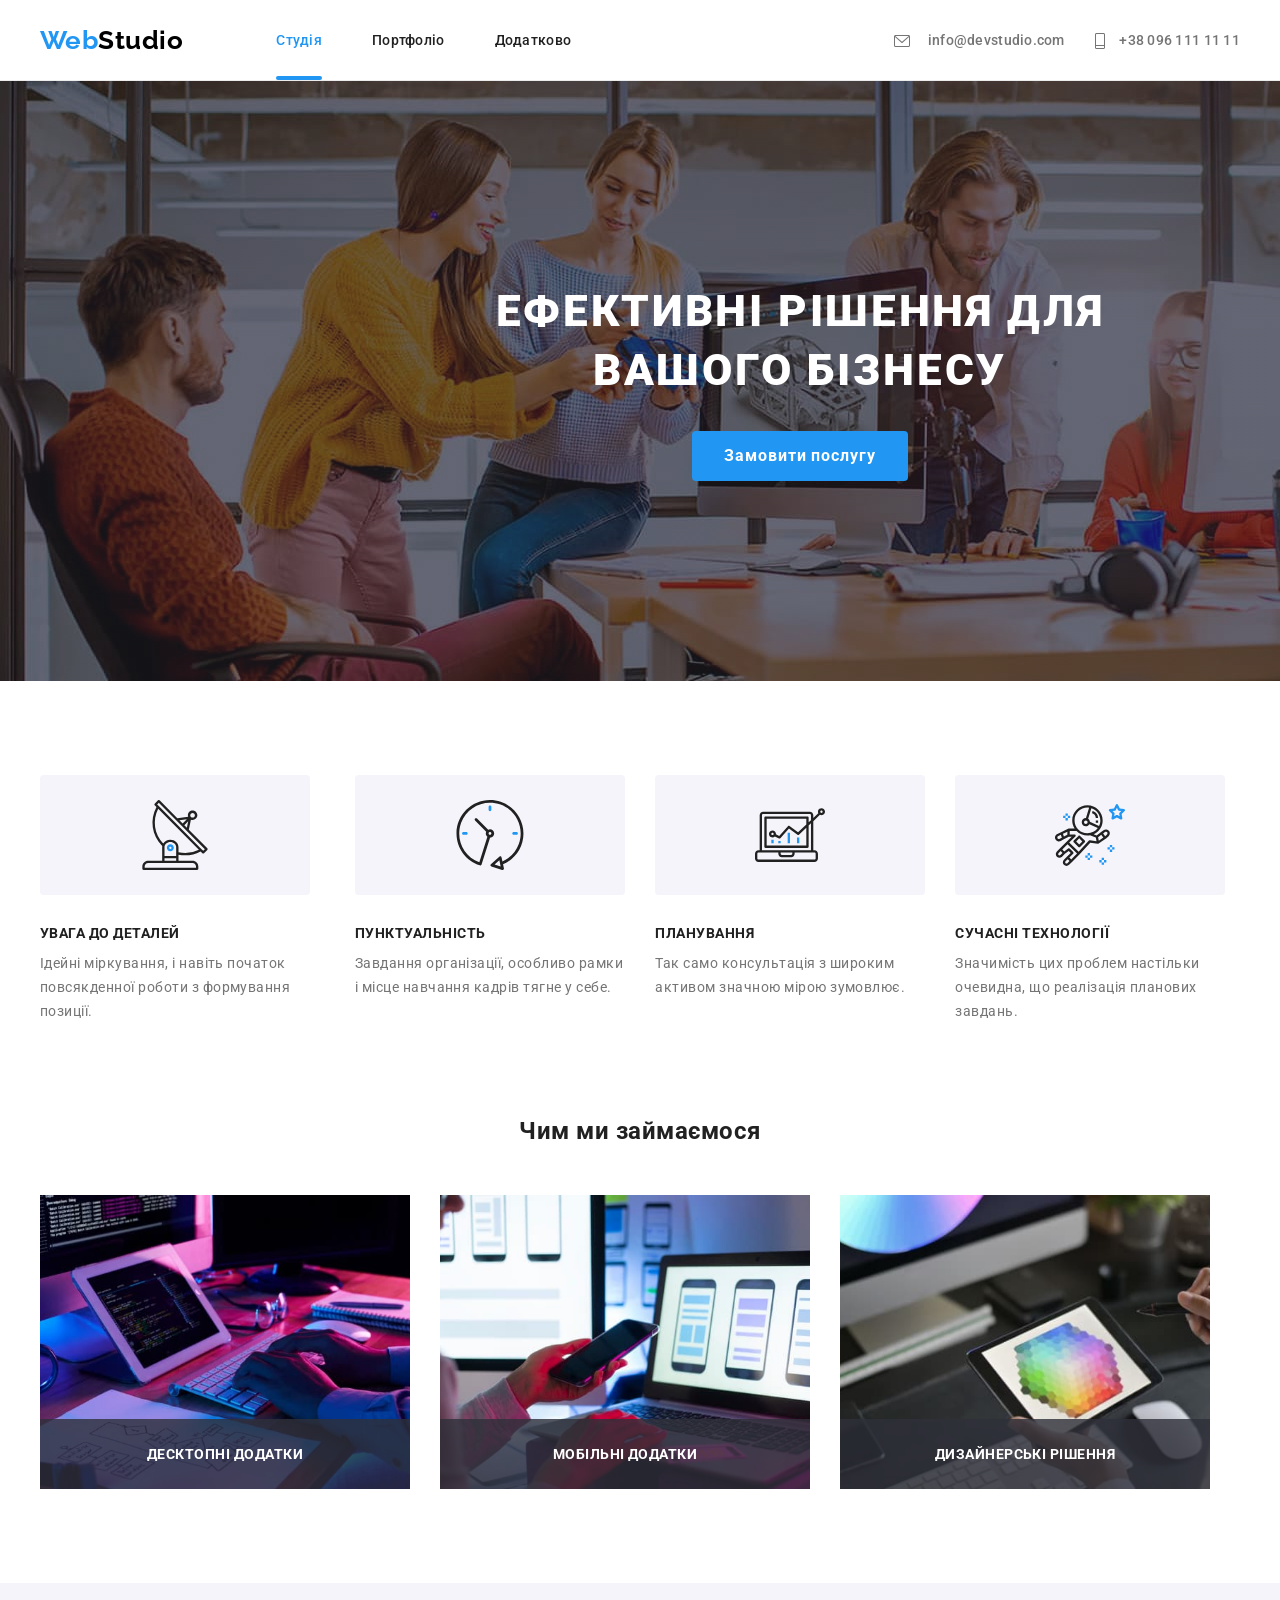
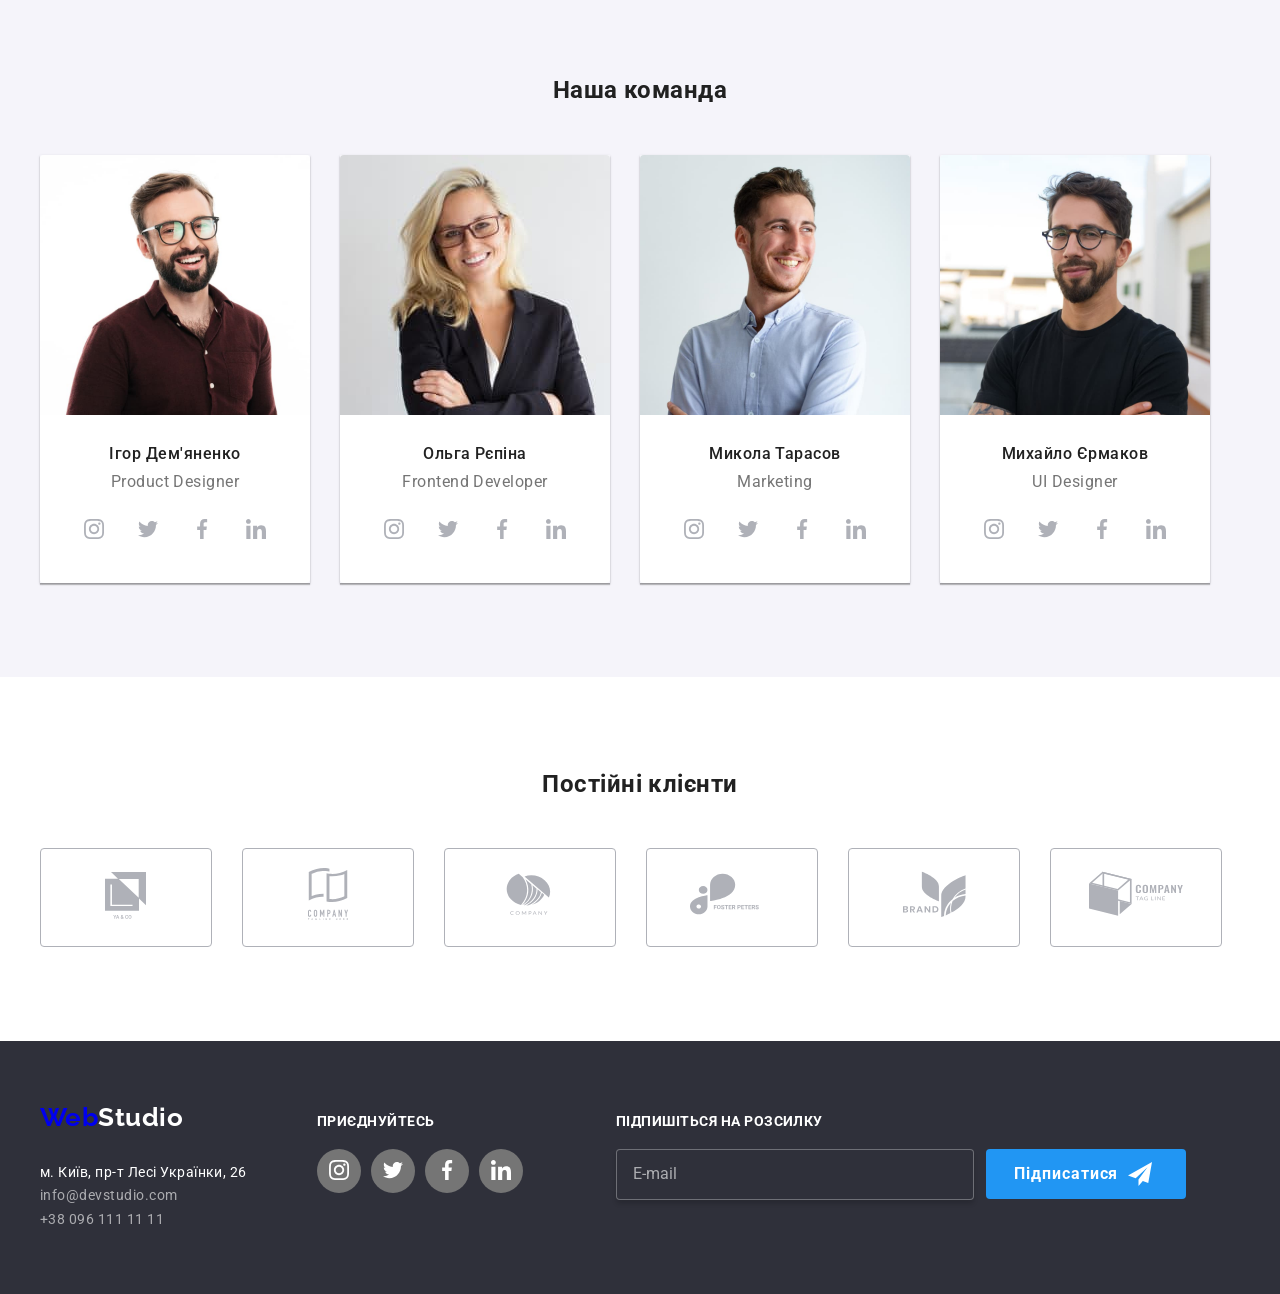
<file: index.html>
<!DOCTYPE html>
<html lang="en">
<head>
    <meta charset="UTF-8">
    <meta name="viewport" content="width=device-width, initial-scale=1.0">
    <title>Document</title>
    <link href="https://fonts.googleapis.com/css2?family=Raleway:ital,wght@0,700;1,700&family=Roboto:wght@400;500;700;900&display=swap" rel="stylesheet">
    <link rel="stylesheet" href="https://cdnjs.cloudflare.com/ajax/libs/modern-normalize/2.0.0/modern-normalize.min.css">
     <!-- <link rel="stylesheet" href="./CSS/studio.css"> -->
     <link rel="stylesheet" href="./sass/main.css"> 
</head>
<body>
    <header class="header">
        <div class="container">
            <div class="site-nav">
                <nav class="site-nav">
                    <a class="logo link" href="#contacts">Web<span 
                        class="logo-header-link">Studio</span></a>
                    <ul class="site-nav_item">
                        <li class="item"><a href="" class="link active">Студія</a></li>
                        <li class="item"><a href="./portfolio.html" class="link">Портфоліо</a></li>
                        <li class="item"><a href="./extra.html" class="link">Додатково</a></li>
                    </ul>
                </nav>
            <ul class="auth-nav">
                <li class="item-icon hover-effect" tabindex="0"> 
                        <svg class="icon" xmlns="http://www.w3.org/2000/svg" width="16" height="12" fill="none"><path class="icon" fill="#757575" d="M14.5 0h-13C.673 0 0 .6729 0 1.5v9c0 .8271.6729 1.5 1.5 1.5h13c.8271 0 1.5-.6729 1.5-1.5v-9C16 .673 15.3271 0 14.5 0Zm0 1a.4972.4972 0 0 1 .1916.0387L8 6.8384 1.3083 1.0387A.4978.4978 0 0 1 1.5 1h13Zm0 10h-13a.5003.5003 0 0 1-.5-.5V2.0952L7.6724 7.878A.4995.4995 0 0 0 8 8a.4993.4993 0 0 0 .3276-.122L15 2.0952V10.5c0 .2759-.2241.5-.5.5Z"/></svg> 
                        <a href="" class="link" tabindex="-1"> info@devstudio.com</a>
                </li>
                <li class="item-icon hover-effect" tabindex="0"> 
                    <svg class="icon" xmlns="http://www.w3.org/2000/svg" width="10" height="16" fill="none"><path class="icon" fill="#757575" d="M8.5 0h-7C.673 0 0 .673 0 1.5v13c0 .827.673 1.5 1.5 1.5h7c.827 0 1.5-.673 1.5-1.5v-13C10 .673 9.327 0 8.5 0Zm-7 1h7a.5.5 0 0 1 .5.5V12H1V1.5a.5.5 0 0 1 .5-.5Zm7 14h-7a.5.5 0 0 1-.5-.5V13h8v1.5a.5.5 0 0 1-.5.5Z"/></svg>
                    <a href="" class="link" tabindex="-1">+38 096 111 11 11</a>
                </li>
               </ul>
            </div>
        </div>
    </header>
    <main>
        <section class="hero">
            <div class="container">
                <h1 class="heading">ЕФЕКТИВНІ РІШЕННЯ ДЛЯ <br> ВАШОГО БІЗНЕСУ</h1>
                <button type="button" class="btn" data-modal-open>Замовити послугу</button>
                <div class="backdrop is-hidden" data-modal>
                    <div class="modal desc">
                        <button class="closebtn" data-modal-close><svg xmlns="http://www.w3.org/2000/svg" width="30" height="30" fill="none"><circle cx="15" cy="15" r="15" fill="#fff"/><circle cx="15" cy="15" r="14.5" stroke="#000" stroke-opacity=".1"/><path fill="#000" class="icon" d="M21 10.1079 19.8921 9 15.5 13.3921 11.1079 9 10 10.1079 14.3921 14.5 10 18.8921 11.1079 20 15.5 15.6079 19.8921 20 21 18.8921 16.6079 14.5 21 10.1079Z"/></svg></button>
                        <div class="modal-title"><h2>Залиште свої дані, ми вам передзвонимо</h2></div>
                        <form class="form-hero">
                            <div class="form-item">
                                <div class="label"><label for="name">Ім'я</label></div>
                                <div class="input"><input type="text" name="user_name" id="name">
                                <span class="form-icon"><svg class="form-icon" xmlns="http://www.w3.org/2000/svg" width="18" height="18" fill="none"><g class="form-icon" clip-path="url(#a)"><path class="form-icon" fill="#212121" d="M9 9c1.6575 0 3-1.3425 3-3s-1.3425-3-3-3-3 1.3425-3 3 1.3425 3 3 3Zm0 1.5c-2.0025 0-6 1.005-6 3v.75c0 .4125.3375.75.75.75h10.5c.4125 0 .75-.3375.75-.75v-.75c0-1.995-3.9975-3-6-3Z"/></g><defs><clipPath class="form-icon"><path fill="#fff" d="M0 0h18v18H0z"/></clipPath></defs></svg>
                                </span> </div>
                            </div>
                            <div class="form-item">
                                <div class="label"><label for="tel">Телефон</label></div>
                                <div class="input"><input type="tel" name="user_tel" id="tel">
                                <span class="form-icon"><svg class="form-icon" xmlns="http://www.w3.org/2000/svg" width="18" height="18" fill="none"><g class="form-icon" clip-path="url(#a)"><path class="form-icon" fill="#212121" d="m13.996 11.1226-1.8381-.2099a1.4405 1.4405 0 0 0-1.1869.4125l-1.3316 1.3316c-2.048-1.0421-3.7269-2.7138-4.769-4.7691l1.3388-1.3388a1.4406 1.4406 0 0 0 .4125-1.1868L6.412 3.5383a1.4484 1.4484 0 0 0-1.4402-1.281h-1.252c-.8177 0-1.498.6803-1.4473 1.498.3835 6.1803 5.3263 11.1158 11.4993 11.4994.8177.0506 1.498-.6296 1.498-1.4474v-1.2519c.0072-.731-.5428-1.3461-1.2737-1.4329Z"/></g><defs><clipPath class="form-icon"><path fill="#fff" d="M0 0h18v18H0z"/></clipPath></defs></svg>
                                </span> </div>
                            </div>
                            <div class="form-item">
                                <div class="label"><label for="email">Пошта</label></div>
                                <div class="input"><input type="email" name="user_email" id="email">
                                <span class="form-icon"><svg class="form-icon" xmlns="http://www.w3.org/2000/svg" width="18" height="18" fill="none"><g class="form-icon" clip-path="url(#a)"><path class="form-icon" fill="#212121" d="M15 3H3c-.825 0-1.4925.675-1.4925 1.5l-.0075 9c0 .825.675 1.5 1.5 1.5h12c.825 0 1.5-.675 1.5-1.5v-9c0-.825-.675-1.5-1.5-1.5Zm-.3 3.1875-5.3025 3.315c-.24.15-.555.15-.795 0L3.3 6.1875c-.1875-.12-.3-.3225-.3-.54 0-.5025.5475-.8025.975-.54L9 8.25l5.025-3.1425c.4275-.2625.975.0375.975.54 0 .2175-.1125.42-.3.54Z"/></g><defs><clipPath class="form-icon"><path fill="#fff" d="M0 0h18v18H0z"/></clipPath></defs></svg>
                                </span> </div>
                            </div>
                            <div class="form-item last">
                                <div class="label"><label for="comment">Коментар</label></div>
                                <textarea name="user_comment" id="comment" placeholder="Введіть текст"></textarea>
                            </div>
                            <label class="policy">
                                <input class="checkbox" type="checkbox" name="policy" value="policy">
                                <span class="policy-icon"></span>
                                <span class="label">Погоджуюся з розсилкою та приймаю <a href="">Умови договору</a></span> 
                            </label>
                            <button type="submit" class="btn">Відправити</button>
                        </form>
                    </div>
                </div>
            </div>
        </section>

        <section class="section">
            <div class="container">
                <h2 class="section-title">Особливості</h2>
            <ul class="section-item">
                <li class="item">
                    <h3 class="section-subtitle">УВАГА ДО ДЕТАЛЕЙ</h3>
                    <p class="section-desc">Ідейні міркування, і навіть початок повсякденної роботи з формування позиції.</p>
                </li>
                <li class="item">
                    <h3 class="section-subtitle">ПУНКТУАЛЬНІСТЬ</h3>
                    <p class="section-desc">Завдання організації, особливо рамки і місце навчання кадрів тягне у себе.</p>
                </li>
                <li class="item">
                    <h3 class="section-subtitle">ПЛАНУВАННЯ</h3>
                    <p class="section-desc">Так само консультація з широким активом значною мірою зумовлює.</p>
                </li>
                <li class="item">
                    <h3 class="section-subtitle">СУЧАСНІ ТЕХНОЛОГІЇ</h3>
                    <p class="section-desc">Значимість цих проблем настільки очевидна, що реалізація планових завдань.</p>
                </li>
            </ul>
            </div>
        </section>
        <section class="section-no-padding">
            <div class="container">
                <h2 class="section-subject">Чим ми займаємося</h2>
            <ul class="section-item">
                <li class="item-img">
                    <img src="./images/box1.jpg" alt="Programer working his desk office" width="370">
                    <div class="item-actions">ДЕСКТОПНІ ДОДАТКИ</div>
                </li>
                <li class="item-img">
                    <img src="./images/box2.jpg" alt="Designers are developing application smartphones, team creators is working interface mobile phones" width="370">
                    <div class="item-actions">МОБІЛЬНІ ДОДАТКИ</div>
                </li>
                <li class="item-img">
                    <img src="./images/box3.jpg" alt="Creative artist web design with working colour selection graphic tablet" width="370">
                    <div class="item-actions">ДИЗАЙНЕРСЬКІ РІШЕННЯ</div>
                </li>
            </ul>
            </div>
        </section>
        <section class="section meta">
            <div class="container">
                <h2 class="section-subject">Наша команда</h2>
            <ul class="section-item">
                <li class="item-author">
                   <article class="card">
                           <img class="card-img" src="./images/card1.jpg" alt="Image of a person" width="270">
                       <div class="card-content">
                         <h3 class="meta-author">Ігор Дем'яненко</h3>
                         <p class="meta-desc">Product Designer</p>
                       </div>
                       <ul class="list-icon logotype">
                        <li class="icons" tabindex="0"><a tabindex="-1" href=""><svg class="icon-logo" xmlns="http://www.w3.org/2000/svg" width="20" height="20" fill="none"><g class="icon-logo" fill="#AFB1B8"><path class="icon-logo" d="M19.9804 5.88c-.0468-1.0626-.2187-1.7932-.4648-2.4263-.254-.672-.6447-1.2736-1.1566-1.7737A4.9217 4.9217 0 0 0 16.5891.5274c-.6367-.2461-1.3635-.418-2.4261-.4648C13.0924.0118 12.7525 0 10.0371 0S6.9818.0118 5.9152.0586C4.8525.1055 4.122.2775 3.489.5235c-.672.254-1.2737.6446-1.7738 1.1565A4.924 4.924 0 0 0 .5626 3.45c-.2462.6368-.418 1.3634-.4649 2.426C.047 6.9468.0352 7.2867.0352 10.002c0 2.7153.0117 3.0552.0586 4.1219.0468 1.0626.2188 1.7932.465 2.4263a4.9322 4.9322 0 0 0 1.1564 1.7737 4.9224 4.9224 0 0 0 1.7699 1.1526c.6368.2461 1.3635.418 2.4263.4648 1.0665.047 1.4065.0586 4.1219.0586s3.0552-.0116 4.1219-.0586c1.0627-.0468 1.7932-.2187 2.4261-.4648a5.116 5.116 0 0 0 2.9265-2.9263c.246-.6369.418-1.3637.4649-2.4263.0468-1.0667.0586-1.4066.0586-4.1219 0-2.7154-.004-3.0553-.0509-4.122Zm-1.801 8.1657c-.043.9768-.2071 1.5042-.3438 1.8558a3.318 3.318 0 0 1-1.8989 1.8989c-.3516.1368-.8829.3008-1.8558.3437-1.0549.047-1.3713.0586-4.0398.0586s-2.9889-.0116-4.04-.0586c-.9767-.0429-1.5042-.2069-1.8558-.3437-.4336-.1602-.8283-.4142-1.1486-.7463a3.1091 3.1091 0 0 1-.7463-1.1486c-.1368-.3516-.3008-.883-.3437-1.8558-.047-1.0549-.0586-1.3714-.0586-4.04 0-2.6685.0116-2.9888.0586-4.0398.0429-.9767.207-1.5042.3437-1.8558.1603-.4337.4142-.8282.7503-1.1487a3.1048 3.1048 0 0 1 1.1486-.7462c.3516-.1367.883-.3008 1.8558-.3438 1.0549-.0469 1.3714-.0586 4.0398-.0586 2.6725 0 2.9888.0117 4.0399.0586.9768.043 1.5042.207 1.8559.3438.4335.1601.8282.414 1.1486.7462.332.3243.586.715.7463 1.1487.1367.3517.3008.883.3438 1.8559.0469 1.0548.0586 1.3712.0586 4.0397 0 2.6686-.0117 2.9811-.0586 4.036Z"/><path class="icon-logo" d="M10.0371 4.8642c-2.8364 0-5.1377 2.3012-5.1377 5.1377 0 2.8366 2.3013 5.1377 5.1377 5.1377 2.8366 0 5.1378-2.3011 5.1378-5.1377 0-2.8365-2.3012-5.1377-5.1378-5.1377Zm0 8.4704c-1.84 0-3.3327-1.4924-3.3327-3.3327 0-1.8402 1.4926-3.3327 3.3327-3.3327 1.8403 0 3.3327 1.4924 3.3327 3.3327s-1.4924 3.3327-3.3327 3.3327ZM16.5775 4.6611c0 .6624-.5371 1.1994-1.1996 1.1994-.6624 0-1.1994-.537-1.1994-1.1994 0-.6625.537-1.1994 1.1994-1.1994.6625 0 1.1996.5369 1.1996 1.1994Z"/></g><defs><clipPath class="icon-logo"><path class="icon-logo" fill="#fff" d="M0 0h20v20H0z"/></clipPath></defs></svg></a></li>
                        <li class="icons" tabindex="0"><a tabindex="-1" href=""><svg class="icon-logo" xmlns="http://www.w3.org/2000/svg" width="20" height="20" fill="none"><g class="icon-logo"><path class="icon-logo" fill="#AFB1B8" d="M20 3.7988c-.7437.3262-1.5363.5424-2.3625.6475.85-.5075 1.4988-1.305 1.8037-2.2663-.7924.4725-1.6674.8062-2.6.9925-.7525-.8013-1.825-1.2975-2.995-1.2975-2.2699 0-4.0975 1.8425-4.0975 4.1013 0 .325.0275.6374.095.935-3.4087-.1663-6.425-1.8-8.4512-4.2888-.3538.6138-.5613 1.3163-.5613 2.0725 0 1.42.7313 2.6787 1.8213 3.4075C1.9938 8.09 1.3475 7.8988.8 7.5975v.045c0 1.9925 1.4212 3.6475 3.285 4.0287-.3337.0913-.6975.135-1.075.135-.2625 0-.5275-.0149-.7762-.07.5312 1.6238 2.0387 2.8176 3.8312 2.8563a8.2382 8.2382 0 0 1-5.0838 1.7487c-.3362 0-.6587-.0149-.9812-.0562 1.8162 1.1713 3.9688 1.84 6.29 1.84 7.545 0 11.67-6.25 11.67-11.6675 0-.1812-.0062-.3562-.015-.53.8138-.5775 1.4975-1.2988 2.055-2.1288Z"/></g><defs><clipPath class="icon-logo"><path class="icon-logo" fill="#fff" d="M0 0h20v20H0z"/></clipPath></defs></svg></a></li>
                        <li class="icons" tabindex="0"><a tabindex="-1" href=""><svg class="icon-logo" xmlns="http://www.w3.org/2000/svg" width="20" height="20" fill="none"><g class="icon-logo"><path class="icon-logo" fill="#AFB1B8" d="M13.3308 3.3208h1.8259v-3.18C14.8417.0975 13.7583 0 12.4967 0 9.8642 0 8.0608 1.6558 8.0608 4.6992V7.5h-2.905v3.555h2.905V20h3.5617v-8.9442H14.41l.4425-3.555h-3.2308V5.0517c.0008-1.0275.2775-1.7309 1.7091-1.7309Z"/></g><defs><clipPath class="icon-logo"><path class="icon-logo" fill="#fff" d="M0 0h20v20H0z"/></clipPath></defs></svg></a></li>
                        <li class="icons" tabindex="0"><a tabindex="-1" href=""><svg class="icon-logo" xmlns="http://www.w3.org/2000/svg" width="20" height="20" fill="none"><g class="icon-logo" fill="#AFB1B8"><path class="icon-logo" d="M19.995 20v-.0008H20v-7.335c0-3.5883-.7725-6.3525-4.9675-6.3525-2.0167 0-3.37 1.1067-3.9225 2.1558h-.0583V6.6467H7.0742v13.3525h4.1416v-6.6117c0-1.7408.33-3.4241 2.4859-3.4241 2.1241 0 2.1558 1.9866 2.1558 3.5358V20h4.1375ZM.33 6.6475h4.1467V20H.33V6.6475ZM2.4017 0C1.0758 0 0 1.0758 0 2.4017c0 1.3258 1.0758 2.4241 2.4017 2.4241 1.3258 0 2.4016-1.0983 2.4016-2.4241C4.8025 1.0758 3.7267 0 2.4017 0Z"/></g><defs><clipPath class="icon-logo"><path class="icon-logo" fill="#fff" d="M0 0h20v20H0z"/></clipPath></defs></svg></a></li>
                       </ul>
                   </article>
                </li>
                <li class="item-author">
                    <article class="card">
                            <img class="card-img" src="./images/card2.jpg" alt="Image of a person" width="270">
                        <div class="card-content">
                         <h3 class="meta-author">Ольга Рєпіна</h3>
                         <p class="meta-desc">Frontend Developer</p>
                        </div>
                        <ul class="list-icon logotype">
                            <li class="icons" tabindex="0"><a tabindex="-1" href=""><svg class="icon-logo" xmlns="http://www.w3.org/2000/svg" width="20" height="20" fill="none"><g class="icon-logo" fill="#AFB1B8"><path class="icon-logo" d="M19.9804 5.88c-.0468-1.0626-.2187-1.7932-.4648-2.4263-.254-.672-.6447-1.2736-1.1566-1.7737A4.9217 4.9217 0 0 0 16.5891.5274c-.6367-.2461-1.3635-.418-2.4261-.4648C13.0924.0118 12.7525 0 10.0371 0S6.9818.0118 5.9152.0586C4.8525.1055 4.122.2775 3.489.5235c-.672.254-1.2737.6446-1.7738 1.1565A4.924 4.924 0 0 0 .5626 3.45c-.2462.6368-.418 1.3634-.4649 2.426C.047 6.9468.0352 7.2867.0352 10.002c0 2.7153.0117 3.0552.0586 4.1219.0468 1.0626.2188 1.7932.465 2.4263a4.9322 4.9322 0 0 0 1.1564 1.7737 4.9224 4.9224 0 0 0 1.7699 1.1526c.6368.2461 1.3635.418 2.4263.4648 1.0665.047 1.4065.0586 4.1219.0586s3.0552-.0116 4.1219-.0586c1.0627-.0468 1.7932-.2187 2.4261-.4648a5.116 5.116 0 0 0 2.9265-2.9263c.246-.6369.418-1.3637.4649-2.4263.0468-1.0667.0586-1.4066.0586-4.1219 0-2.7154-.004-3.0553-.0509-4.122Zm-1.801 8.1657c-.043.9768-.2071 1.5042-.3438 1.8558a3.318 3.318 0 0 1-1.8989 1.8989c-.3516.1368-.8829.3008-1.8558.3437-1.0549.047-1.3713.0586-4.0398.0586s-2.9889-.0116-4.04-.0586c-.9767-.0429-1.5042-.2069-1.8558-.3437-.4336-.1602-.8283-.4142-1.1486-.7463a3.1091 3.1091 0 0 1-.7463-1.1486c-.1368-.3516-.3008-.883-.3437-1.8558-.047-1.0549-.0586-1.3714-.0586-4.04 0-2.6685.0116-2.9888.0586-4.0398.0429-.9767.207-1.5042.3437-1.8558.1603-.4337.4142-.8282.7503-1.1487a3.1048 3.1048 0 0 1 1.1486-.7462c.3516-.1367.883-.3008 1.8558-.3438 1.0549-.0469 1.3714-.0586 4.0398-.0586 2.6725 0 2.9888.0117 4.0399.0586.9768.043 1.5042.207 1.8559.3438.4335.1601.8282.414 1.1486.7462.332.3243.586.715.7463 1.1487.1367.3517.3008.883.3438 1.8559.0469 1.0548.0586 1.3712.0586 4.0397 0 2.6686-.0117 2.9811-.0586 4.036Z"/><path class="icon-logo" d="M10.0371 4.8642c-2.8364 0-5.1377 2.3012-5.1377 5.1377 0 2.8366 2.3013 5.1377 5.1377 5.1377 2.8366 0 5.1378-2.3011 5.1378-5.1377 0-2.8365-2.3012-5.1377-5.1378-5.1377Zm0 8.4704c-1.84 0-3.3327-1.4924-3.3327-3.3327 0-1.8402 1.4926-3.3327 3.3327-3.3327 1.8403 0 3.3327 1.4924 3.3327 3.3327s-1.4924 3.3327-3.3327 3.3327ZM16.5775 4.6611c0 .6624-.5371 1.1994-1.1996 1.1994-.6624 0-1.1994-.537-1.1994-1.1994 0-.6625.537-1.1994 1.1994-1.1994.6625 0 1.1996.5369 1.1996 1.1994Z"/></g><defs><clipPath class="icon-logo"><path class="icon-logo" fill="#fff" d="M0 0h20v20H0z"/></clipPath></defs></svg></a></li>
                            <li class="icons" tabindex="0"><a tabindex="-1" href=""><svg class="icon-logo" xmlns="http://www.w3.org/2000/svg" width="20" height="20" fill="none"><g class="icon-logo"><path class="icon-logo" fill="#AFB1B8" d="M20 3.7988c-.7437.3262-1.5363.5424-2.3625.6475.85-.5075 1.4988-1.305 1.8037-2.2663-.7924.4725-1.6674.8062-2.6.9925-.7525-.8013-1.825-1.2975-2.995-1.2975-2.2699 0-4.0975 1.8425-4.0975 4.1013 0 .325.0275.6374.095.935-3.4087-.1663-6.425-1.8-8.4512-4.2888-.3538.6138-.5613 1.3163-.5613 2.0725 0 1.42.7313 2.6787 1.8213 3.4075C1.9938 8.09 1.3475 7.8988.8 7.5975v.045c0 1.9925 1.4212 3.6475 3.285 4.0287-.3337.0913-.6975.135-1.075.135-.2625 0-.5275-.0149-.7762-.07.5312 1.6238 2.0387 2.8176 3.8312 2.8563a8.2382 8.2382 0 0 1-5.0838 1.7487c-.3362 0-.6587-.0149-.9812-.0562 1.8162 1.1713 3.9688 1.84 6.29 1.84 7.545 0 11.67-6.25 11.67-11.6675 0-.1812-.0062-.3562-.015-.53.8138-.5775 1.4975-1.2988 2.055-2.1288Z"/></g><defs><clipPath class="icon-logo"><path class="icon-logo" fill="#fff" d="M0 0h20v20H0z"/></clipPath></defs></svg></a></li>
                            <li class="icons" tabindex="0"><a tabindex="-1" href=""><svg class="icon-logo" xmlns="http://www.w3.org/2000/svg" width="20" height="20" fill="none"><g class="icon-logo"><path class="icon-logo" fill="#AFB1B8" d="M13.3308 3.3208h1.8259v-3.18C14.8417.0975 13.7583 0 12.4967 0 9.8642 0 8.0608 1.6558 8.0608 4.6992V7.5h-2.905v3.555h2.905V20h3.5617v-8.9442H14.41l.4425-3.555h-3.2308V5.0517c.0008-1.0275.2775-1.7309 1.7091-1.7309Z"/></g><defs><clipPath class="icon-logo"><path class="icon-logo" fill="#fff" d="M0 0h20v20H0z"/></clipPath></defs></svg></a></li>
                            <li class="icons" tabindex="0"><a tabindex="-1" href=""><svg class="icon-logo" xmlns="http://www.w3.org/2000/svg" width="20" height="20" fill="none"><g class="icon-logo" fill="#AFB1B8"><path class="icon-logo" d="M19.995 20v-.0008H20v-7.335c0-3.5883-.7725-6.3525-4.9675-6.3525-2.0167 0-3.37 1.1067-3.9225 2.1558h-.0583V6.6467H7.0742v13.3525h4.1416v-6.6117c0-1.7408.33-3.4241 2.4859-3.4241 2.1241 0 2.1558 1.9866 2.1558 3.5358V20h4.1375ZM.33 6.6475h4.1467V20H.33V6.6475ZM2.4017 0C1.0758 0 0 1.0758 0 2.4017c0 1.3258 1.0758 2.4241 2.4017 2.4241 1.3258 0 2.4016-1.0983 2.4016-2.4241C4.8025 1.0758 3.7267 0 2.4017 0Z"/></g><defs><clipPath class="icon-logo"><path class="icon-logo" fill="#fff" d="M0 0h20v20H0z"/></clipPath></defs></svg></a></li>
                           </ul>
                    </article>
                </li>
                <li class="item-author">
                    <article class="card">
                            <img class="card-img" src="./images/card3.jpg" alt="Image of a person" width="270">
                        <div class="card-content">
                         <h3 class="meta-author">Микола Тарасов</h3>
                         <p class="meta-desc">Marketing</p>
                        </div>
                        <ul class="list-icon logotype">
                            <li class="icons" tabindex="0"><a tabindex="-1" href=""><svg class="icon-logo" xmlns="http://www.w3.org/2000/svg" width="20" height="20" fill="none"><g class="icon-logo" fill="#AFB1B8"><path class="icon-logo" d="M19.9804 5.88c-.0468-1.0626-.2187-1.7932-.4648-2.4263-.254-.672-.6447-1.2736-1.1566-1.7737A4.9217 4.9217 0 0 0 16.5891.5274c-.6367-.2461-1.3635-.418-2.4261-.4648C13.0924.0118 12.7525 0 10.0371 0S6.9818.0118 5.9152.0586C4.8525.1055 4.122.2775 3.489.5235c-.672.254-1.2737.6446-1.7738 1.1565A4.924 4.924 0 0 0 .5626 3.45c-.2462.6368-.418 1.3634-.4649 2.426C.047 6.9468.0352 7.2867.0352 10.002c0 2.7153.0117 3.0552.0586 4.1219.0468 1.0626.2188 1.7932.465 2.4263a4.9322 4.9322 0 0 0 1.1564 1.7737 4.9224 4.9224 0 0 0 1.7699 1.1526c.6368.2461 1.3635.418 2.4263.4648 1.0665.047 1.4065.0586 4.1219.0586s3.0552-.0116 4.1219-.0586c1.0627-.0468 1.7932-.2187 2.4261-.4648a5.116 5.116 0 0 0 2.9265-2.9263c.246-.6369.418-1.3637.4649-2.4263.0468-1.0667.0586-1.4066.0586-4.1219 0-2.7154-.004-3.0553-.0509-4.122Zm-1.801 8.1657c-.043.9768-.2071 1.5042-.3438 1.8558a3.318 3.318 0 0 1-1.8989 1.8989c-.3516.1368-.8829.3008-1.8558.3437-1.0549.047-1.3713.0586-4.0398.0586s-2.9889-.0116-4.04-.0586c-.9767-.0429-1.5042-.2069-1.8558-.3437-.4336-.1602-.8283-.4142-1.1486-.7463a3.1091 3.1091 0 0 1-.7463-1.1486c-.1368-.3516-.3008-.883-.3437-1.8558-.047-1.0549-.0586-1.3714-.0586-4.04 0-2.6685.0116-2.9888.0586-4.0398.0429-.9767.207-1.5042.3437-1.8558.1603-.4337.4142-.8282.7503-1.1487a3.1048 3.1048 0 0 1 1.1486-.7462c.3516-.1367.883-.3008 1.8558-.3438 1.0549-.0469 1.3714-.0586 4.0398-.0586 2.6725 0 2.9888.0117 4.0399.0586.9768.043 1.5042.207 1.8559.3438.4335.1601.8282.414 1.1486.7462.332.3243.586.715.7463 1.1487.1367.3517.3008.883.3438 1.8559.0469 1.0548.0586 1.3712.0586 4.0397 0 2.6686-.0117 2.9811-.0586 4.036Z"/><path class="icon-logo" d="M10.0371 4.8642c-2.8364 0-5.1377 2.3012-5.1377 5.1377 0 2.8366 2.3013 5.1377 5.1377 5.1377 2.8366 0 5.1378-2.3011 5.1378-5.1377 0-2.8365-2.3012-5.1377-5.1378-5.1377Zm0 8.4704c-1.84 0-3.3327-1.4924-3.3327-3.3327 0-1.8402 1.4926-3.3327 3.3327-3.3327 1.8403 0 3.3327 1.4924 3.3327 3.3327s-1.4924 3.3327-3.3327 3.3327ZM16.5775 4.6611c0 .6624-.5371 1.1994-1.1996 1.1994-.6624 0-1.1994-.537-1.1994-1.1994 0-.6625.537-1.1994 1.1994-1.1994.6625 0 1.1996.5369 1.1996 1.1994Z"/></g><defs><clipPath class="icon-logo"><path class="icon-logo" fill="#fff" d="M0 0h20v20H0z"/></clipPath></defs></svg></a></li>
                            <li class="icons" tabindex="0"><a tabindex="-1" href=""><svg class="icon-logo" xmlns="http://www.w3.org/2000/svg" width="20" height="20" fill="none"><g class="icon-logo"><path class="icon-logo" fill="#AFB1B8" d="M20 3.7988c-.7437.3262-1.5363.5424-2.3625.6475.85-.5075 1.4988-1.305 1.8037-2.2663-.7924.4725-1.6674.8062-2.6.9925-.7525-.8013-1.825-1.2975-2.995-1.2975-2.2699 0-4.0975 1.8425-4.0975 4.1013 0 .325.0275.6374.095.935-3.4087-.1663-6.425-1.8-8.4512-4.2888-.3538.6138-.5613 1.3163-.5613 2.0725 0 1.42.7313 2.6787 1.8213 3.4075C1.9938 8.09 1.3475 7.8988.8 7.5975v.045c0 1.9925 1.4212 3.6475 3.285 4.0287-.3337.0913-.6975.135-1.075.135-.2625 0-.5275-.0149-.7762-.07.5312 1.6238 2.0387 2.8176 3.8312 2.8563a8.2382 8.2382 0 0 1-5.0838 1.7487c-.3362 0-.6587-.0149-.9812-.0562 1.8162 1.1713 3.9688 1.84 6.29 1.84 7.545 0 11.67-6.25 11.67-11.6675 0-.1812-.0062-.3562-.015-.53.8138-.5775 1.4975-1.2988 2.055-2.1288Z"/></g><defs><clipPath class="icon-logo"><path class="icon-logo" fill="#fff" d="M0 0h20v20H0z"/></clipPath></defs></svg></a></li>
                            <li class="icons" tabindex="0"><a tabindex="-1" href=""><svg class="icon-logo" xmlns="http://www.w3.org/2000/svg" width="20" height="20" fill="none"><g class="icon-logo"><path class="icon-logo" fill="#AFB1B8" d="M13.3308 3.3208h1.8259v-3.18C14.8417.0975 13.7583 0 12.4967 0 9.8642 0 8.0608 1.6558 8.0608 4.6992V7.5h-2.905v3.555h2.905V20h3.5617v-8.9442H14.41l.4425-3.555h-3.2308V5.0517c.0008-1.0275.2775-1.7309 1.7091-1.7309Z"/></g><defs><clipPath class="icon-logo"><path class="icon-logo" fill="#fff" d="M0 0h20v20H0z"/></clipPath></defs></svg></a></li>
                            <li class="icons" tabindex="0"><a tabindex="-1" href=""><svg class="icon-logo" xmlns="http://www.w3.org/2000/svg" width="20" height="20" fill="none"><g class="icon-logo" fill="#AFB1B8"><path class="icon-logo" d="M19.995 20v-.0008H20v-7.335c0-3.5883-.7725-6.3525-4.9675-6.3525-2.0167 0-3.37 1.1067-3.9225 2.1558h-.0583V6.6467H7.0742v13.3525h4.1416v-6.6117c0-1.7408.33-3.4241 2.4859-3.4241 2.1241 0 2.1558 1.9866 2.1558 3.5358V20h4.1375ZM.33 6.6475h4.1467V20H.33V6.6475ZM2.4017 0C1.0758 0 0 1.0758 0 2.4017c0 1.3258 1.0758 2.4241 2.4017 2.4241 1.3258 0 2.4016-1.0983 2.4016-2.4241C4.8025 1.0758 3.7267 0 2.4017 0Z"/></g><defs><clipPath class="icon-logo"><path class="icon-logo" fill="#fff" d="M0 0h20v20H0z"/></clipPath></defs></svg></a></li>
                           </ul>
                    </article>
                </li>
                <li class="item-author">
                    <article class="card">
                            <img class="card-img" src="./images/card4.jpg" alt="Image of a person" width="270">
                        <div class="card-content">
                         <h3 class="meta-author">Михайло Єрмаков</h3>
                         <p class="meta-desc">UI Designer</p>
                        </div>
                        <ul class="list-icon logotype">
                            <li class="icons" tabindex="0"><a tabindex="-1" href=""><svg class="icon-logo" xmlns="http://www.w3.org/2000/svg" width="20" height="20" fill="none"><g class="icon-logo" fill="#AFB1B8"><path class="icon-logo" d="M19.9804 5.88c-.0468-1.0626-.2187-1.7932-.4648-2.4263-.254-.672-.6447-1.2736-1.1566-1.7737A4.9217 4.9217 0 0 0 16.5891.5274c-.6367-.2461-1.3635-.418-2.4261-.4648C13.0924.0118 12.7525 0 10.0371 0S6.9818.0118 5.9152.0586C4.8525.1055 4.122.2775 3.489.5235c-.672.254-1.2737.6446-1.7738 1.1565A4.924 4.924 0 0 0 .5626 3.45c-.2462.6368-.418 1.3634-.4649 2.426C.047 6.9468.0352 7.2867.0352 10.002c0 2.7153.0117 3.0552.0586 4.1219.0468 1.0626.2188 1.7932.465 2.4263a4.9322 4.9322 0 0 0 1.1564 1.7737 4.9224 4.9224 0 0 0 1.7699 1.1526c.6368.2461 1.3635.418 2.4263.4648 1.0665.047 1.4065.0586 4.1219.0586s3.0552-.0116 4.1219-.0586c1.0627-.0468 1.7932-.2187 2.4261-.4648a5.116 5.116 0 0 0 2.9265-2.9263c.246-.6369.418-1.3637.4649-2.4263.0468-1.0667.0586-1.4066.0586-4.1219 0-2.7154-.004-3.0553-.0509-4.122Zm-1.801 8.1657c-.043.9768-.2071 1.5042-.3438 1.8558a3.318 3.318 0 0 1-1.8989 1.8989c-.3516.1368-.8829.3008-1.8558.3437-1.0549.047-1.3713.0586-4.0398.0586s-2.9889-.0116-4.04-.0586c-.9767-.0429-1.5042-.2069-1.8558-.3437-.4336-.1602-.8283-.4142-1.1486-.7463a3.1091 3.1091 0 0 1-.7463-1.1486c-.1368-.3516-.3008-.883-.3437-1.8558-.047-1.0549-.0586-1.3714-.0586-4.04 0-2.6685.0116-2.9888.0586-4.0398.0429-.9767.207-1.5042.3437-1.8558.1603-.4337.4142-.8282.7503-1.1487a3.1048 3.1048 0 0 1 1.1486-.7462c.3516-.1367.883-.3008 1.8558-.3438 1.0549-.0469 1.3714-.0586 4.0398-.0586 2.6725 0 2.9888.0117 4.0399.0586.9768.043 1.5042.207 1.8559.3438.4335.1601.8282.414 1.1486.7462.332.3243.586.715.7463 1.1487.1367.3517.3008.883.3438 1.8559.0469 1.0548.0586 1.3712.0586 4.0397 0 2.6686-.0117 2.9811-.0586 4.036Z"/><path class="icon-logo" d="M10.0371 4.8642c-2.8364 0-5.1377 2.3012-5.1377 5.1377 0 2.8366 2.3013 5.1377 5.1377 5.1377 2.8366 0 5.1378-2.3011 5.1378-5.1377 0-2.8365-2.3012-5.1377-5.1378-5.1377Zm0 8.4704c-1.84 0-3.3327-1.4924-3.3327-3.3327 0-1.8402 1.4926-3.3327 3.3327-3.3327 1.8403 0 3.3327 1.4924 3.3327 3.3327s-1.4924 3.3327-3.3327 3.3327ZM16.5775 4.6611c0 .6624-.5371 1.1994-1.1996 1.1994-.6624 0-1.1994-.537-1.1994-1.1994 0-.6625.537-1.1994 1.1994-1.1994.6625 0 1.1996.5369 1.1996 1.1994Z"/></g><defs><clipPath class="icon-logo"><path class="icon-logo" fill="#fff" d="M0 0h20v20H0z"/></clipPath></defs></svg></a></li>
                            <li class="icons" tabindex="0"><a tabindex="-1" href=""><svg class="icon-logo" xmlns="http://www.w3.org/2000/svg" width="20" height="20" fill="none"><g class="icon-logo"><path class="icon-logo" fill="#AFB1B8" d="M20 3.7988c-.7437.3262-1.5363.5424-2.3625.6475.85-.5075 1.4988-1.305 1.8037-2.2663-.7924.4725-1.6674.8062-2.6.9925-.7525-.8013-1.825-1.2975-2.995-1.2975-2.2699 0-4.0975 1.8425-4.0975 4.1013 0 .325.0275.6374.095.935-3.4087-.1663-6.425-1.8-8.4512-4.2888-.3538.6138-.5613 1.3163-.5613 2.0725 0 1.42.7313 2.6787 1.8213 3.4075C1.9938 8.09 1.3475 7.8988.8 7.5975v.045c0 1.9925 1.4212 3.6475 3.285 4.0287-.3337.0913-.6975.135-1.075.135-.2625 0-.5275-.0149-.7762-.07.5312 1.6238 2.0387 2.8176 3.8312 2.8563a8.2382 8.2382 0 0 1-5.0838 1.7487c-.3362 0-.6587-.0149-.9812-.0562 1.8162 1.1713 3.9688 1.84 6.29 1.84 7.545 0 11.67-6.25 11.67-11.6675 0-.1812-.0062-.3562-.015-.53.8138-.5775 1.4975-1.2988 2.055-2.1288Z"/></g><defs><clipPath class="icon-logo"><path class="icon-logo" fill="#fff" d="M0 0h20v20H0z"/></clipPath></defs></svg></a></li>
                            <li class="icons" tabindex="0"><a tabindex="-1" href=""><svg class="icon-logo" xmlns="http://www.w3.org/2000/svg" width="20" height="20" fill="none"><g class="icon-logo"><path class="icon-logo" fill="#AFB1B8" d="M13.3308 3.3208h1.8259v-3.18C14.8417.0975 13.7583 0 12.4967 0 9.8642 0 8.0608 1.6558 8.0608 4.6992V7.5h-2.905v3.555h2.905V20h3.5617v-8.9442H14.41l.4425-3.555h-3.2308V5.0517c.0008-1.0275.2775-1.7309 1.7091-1.7309Z"/></g><defs><clipPath class="icon-logo"><path class="icon-logo" fill="#fff" d="M0 0h20v20H0z"/></clipPath></defs></svg></a></li>
                            <li class="icons" tabindex="0"><a tabindex="-1" href=""><svg class="icon-logo" xmlns="http://www.w3.org/2000/svg" width="20" height="20" fill="none"><g class="icon-logo" fill="#AFB1B8"><path class="icon-logo" d="M19.995 20v-.0008H20v-7.335c0-3.5883-.7725-6.3525-4.9675-6.3525-2.0167 0-3.37 1.1067-3.9225 2.1558h-.0583V6.6467H7.0742v13.3525h4.1416v-6.6117c0-1.7408.33-3.4241 2.4859-3.4241 2.1241 0 2.1558 1.9866 2.1558 3.5358V20h4.1375ZM.33 6.6475h4.1467V20H.33V6.6475ZM2.4017 0C1.0758 0 0 1.0758 0 2.4017c0 1.3258 1.0758 2.4241 2.4017 2.4241 1.3258 0 2.4016-1.0983 2.4016-2.4241C4.8025 1.0758 3.7267 0 2.4017 0Z"/></g><defs><clipPath class="icon-logo"><path class="icon-logo" fill="#fff" d="M0 0h20v20H0z"/></clipPath></defs></svg></a></li>
                           </ul>
                    </article>
                </li>
            </ul>
            </div>
        </section>
        <section class="section">
            <div class="container">
                <h2 class="section-subject">Постійні клієнти</h2>
             <ul class="section-item">
                <li class="logo-item" tabindex="0">
                    <a tabindex="-1" href=""><svg class="icon" xmlns="http://www.w3.org/2000/svg" width="106" height="60" fill="none"><path class="icon" fill="#AFB1B8" fill-rule="evenodd" d="m38 7 7.0078 6.6341L32 13.6265v32.1872h34V33.507l7 6.6268V7H38Zm27.6924 25.7283L45.8226 13.918h19.8698v18.8103Zm-6.1693 8.3772h-22.143V19.4579h1.5652v20.1818h20.5778v1.4658Zm-16.9142 8.9936-.8179 1.6846-.8179-1.6846h-.686l1.1939 2.2461v1.3086h.6201v-1.3086l1.1914-2.2461h-.6836Zm1.0278 3.5547.2881-.8276h1.377l.2905.8276h.6445l-1.3452-3.5547h-.5542l-1.3428 3.5547h.6421Zm.9766-2.8003.5151 1.4746h-1.0303l.5152-1.4746Zm3.2568 1.3892a.8074.8074 0 0 0-.1343.4516c0 .2995.105.5428.315.73.2116.1856.4931.2783.8447.2783s.6543-.0952.9082-.2856l.2002.2368h.6885l-.5225-.6177c.2051-.2799.3076-.6388.3076-1.0766h-.5151c0 .2392-.0496.4565-.1489.6518l-.6861-.8105.2417-.1758c.1709-.1237.2938-.2474.3687-.3711a.7847.7847 0 0 0 .1123-.4101c0-.2247-.083-.4126-.249-.564-.1644-.153-.376-.2295-.6348-.2295-.2865 0-.5143.0814-.6836.2441-.1693.1612-.2539.3809-.2539.6592 0 .1139.0269.2319.0806.354.0553.1221.1522.2702.2905.4444-.2637.1888-.4403.3523-.5298.4907Zm1.604.7861c-.1741.1335-.3613.2002-.5615.2002-.1774 0-.319-.0513-.4248-.1538s-.1587-.236-.1587-.4004c0-.1904.0977-.3597.293-.5078l.0757-.0537.7763.9155Zm-.6372-1.5747c-.1676-.2067-.2515-.3784-.2515-.5151 0-.1189.0342-.2173.1026-.2954.0683-.0782.1603-.1172.2759-.1172.1074 0 .1961.0333.2661.1001.07.0651.105.144.105.2368 0 .14-.0505.2547-.1514.3442l-.0757.0611-.271.1855Zm5.7861 1.9312c.2442-.2133.3842-.5095.42-.8887h-.6153c-.0325.2539-.1098.4354-.2319.5444-.1221.1091-.3044.1636-.5469.1636-.2653 0-.4671-.1009-.6054-.3027-.1368-.2019-.2051-.4948-.2051-.879v-.3149c.0032-.3792.0765-.6665.2197-.8618.1449-.1969.3516-.2954.6201-.2954.2311 0 .4061.0569.5249.1709.1205.1123.1953.2962.2246.5517h.6153c-.0391-.389-.1783-.6901-.4175-.9033-.2393-.2132-.555-.3198-.9473-.3198-.2913 0-.5485.0692-.7715.2075-.2213.1384-.3914.3353-.5102.5908-.1188.2556-.1782.551-.1782.8863v.332c.0048.3271.0659.6144.1831.8618.1172.2474.2832.4387.498.5737.2165.1335.4663.2002.7495.2002.4053 0 .73-.1058.9741-.3173Zm3.6304-.4981c.1205-.2637.1807-.5697.1807-.918v-.1977c-.0016-.3467-.0635-.6502-.1856-.9107-.122-.262-.2954-.4622-.52-.6005-.223-.14-.4793-.21-.769-.21s-.5469.0708-.7715.2124c-.223.14-.3963.3426-.52.6079-.1221.2653-.1831.5713-.1831.918v.2002c.0016.3401.0634.6404.1855.9008.1237.2605.2979.4615.5225.6031.2262.1399.4834.2099.7715.2099.2913 0 .5485-.07.7714-.2099.2246-.1416.3972-.3434.5176-.6055Zm-.6616-2.0093c.1497.21.2246.5119.2246.9058v.1855c0 .4004-.0741.7048-.2222.9131-.1464.2084-.3564.3125-.6298.3125-.2702 0-.4818-.1066-.6348-.3198-.1514-.2132-.2271-.5151-.2271-.9058v-.205c.0033-.3825.0798-.6779.2295-.8863.1514-.2099.3605-.3149.6275-.3149.2734 0 .4842.105.6323.3149Z" clip-rule="evenodd"/></svg></a>
                </li>
                <li class="logo-item" tabindex="0">
                    <a tabindex="-1" href=""><svg class="icon" xmlns="http://www.w3.org/2000/svg" width="106" height="60" fill="none"><path class="icon" fill="#AFB1B8" fill-rule="evenodd" d="M50.1136 5.9345h-.1366c-.2099-.0127-.4199-.0178-.6299-.0229h-.4553c-.3972 0-.802.0102-1.2042.0305a.6253.6253 0 0 0-.091 0A28.2751 28.2751 0 0 0 37.0805 8.625l-.4326.2085v22.1412l1.0119-.3433c.8879-.3052 1.834-.5798 2.813-.8341a34.329 34.329 0 0 1 8.0952-1.0756v2.909a24.4348 24.4348 0 0 0-1.065.0306h-.0835a32.3607 32.3607 0 0 0-6.2282.9561 31.6346 31.6346 0 0 0-7.4197 2.8913V7.1119a29.7268 29.7268 0 0 1 7.784-3.166A29.7929 29.7929 0 0 1 48.8918 3h.4275c.511.0127 1.0094.0356 1.4774.0712a21.0914 21.0914 0 0 1 3.6554.5823v2.8633a22.6227 22.6227 0 0 0-3.5416-.534l-.0726-.0061c-.2468-.021-.4939-.0422-.7243-.0422Zm5.0392 2.9269c.6349.0483 1.2927.0712 1.958.0712a31.4672 31.4672 0 0 0 7.7131-.9892 31.7767 31.7767 0 0 0 7.4172-2.8938v27.8906a29.815 29.815 0 0 1-7.7865 3.1659 29.9427 29.9427 0 0 1-7.3362.9435 22.4048 22.4048 0 0 1-5.5654-.6561V8.3223c.43.0992.8727.1907 1.323.267.7387.1246 1.5179.2161 2.2768.272Zm14.1943.2161-1.0119.3408a44.554 44.554 0 0 1-2.8131.8417 34.2628 34.2628 0 0 1-8.4063 1.0782c-.6602 0-1.2673-.0178-1.8542-.056l-.807-.0534V34.0057l.6931.061c.6426.056 1.3054.0839 1.9732.0839a26.8836 26.8836 0 0 0 6.6203-.8569 27.7638 27.7638 0 0 0 5.1733-1.8589l.4326-.2085V9.0775Z" clip-rule="evenodd"/><path class="icon" fill="#AFB1B8" d="M35.7371 45.2124a1.491 1.491 0 0 0-.5147-.3478 1.4862 1.4862 0 0 0-.611-.1074 1.6723 1.6723 0 0 0-.6501.1221 1.5014 1.5014 0 0 0-.506.3331 1.4636 1.4636 0 0 0-.3263.5086 1.65 1.65 0 0 0-.1164.6281v3.794c-.009.2673.042.5333.1493.7781a1.525 1.525 0 0 0 .3794.5086c.1517.1277.3297.2197.5212.2696a2.116 2.116 0 0 0 .5666.0788 1.4195 1.4195 0 0 0 .6122-.1322 1.5996 1.5996 0 0 0 .506-.351 1.6487 1.6487 0 0 0 .3313-.5086 1.5334 1.5334 0 0 0 .1215-.6052v-.4246h-.9917v.3382a.8796.8796 0 0 1-.0582.3382.6075.6075 0 0 1-.1442.2136.6045.6045 0 0 1-.2074.1093.6973.6973 0 0 1-.2074.0356.503.503 0 0 1-.26-.0388.5066.5066 0 0 1-.2055-.1646.8982.8982 0 0 1-.1315-.5086v-3.5372a1.2071 1.2071 0 0 1 .1214-.567.507.507 0 0 1 .2102-.1845.5028.5028 0 0 1 .2755-.0444.5268.5268 0 0 1 .4427.2136.806.806 0 0 1 .1644.5086v.328h.9816v-.3865a1.7902 1.7902 0 0 0-.1215-.6637 1.5607 1.5607 0 0 0-.3314-.534ZM41.6289 45.1691a1.7652 1.7652 0 0 0-1.1282-.417 1.7342 1.7342 0 0 0-.592.1068 1.6058 1.6058 0 0 0-.5236.3102 1.5597 1.5597 0 0 0-.3846.5315 1.7714 1.7714 0 0 0-.1442.7349v3.6389c-.0068.256.0424.5103.1442.7451.0898.1956.221.3692.3846.5085.1516.1408.3296.2497.5236.3205.1897.0698.39.1059.592.1068a1.7138 1.7138 0 0 0 .5919-.1068 1.6563 1.6563 0 0 0 .5363-.3205 1.5532 1.5532 0 0 0 .3744-.5085 1.7543 1.7543 0 0 0 .1442-.7451v-3.6389a1.7698 1.7698 0 0 0-.1442-.7349 1.6411 1.6411 0 0 0-.3744-.5315Zm-.4629 4.9053a.6532.6532 0 0 1-.1973.5264.7267.7267 0 0 1-.4668.17.7264.7264 0 0 1-.4667-.17.6526.6526 0 0 1-.1973-.5264v-3.6389a.6526.6526 0 0 1 .1973-.5264.7264.7264 0 0 1 .4667-.17.7267.7267 0 0 1 .4668.17.6524.6524 0 0 1 .1973.5264v3.6389ZM49.3673 51.6994v-6.8887h-.9537l-1.2522 3.6465h-.0177l-1.2624-3.6465h-.9436v6.8887h.9841v-4.1907h.0177l.9638 2.9625h.4908l.9714-2.9625h.0177v4.1907h.9841ZM54.9581 45.2937a1.366 1.366 0 0 0-.5566-.3764 2.1838 2.1838 0 0 0-.7134-.1068H52.226v6.8888h.9815v-2.6904h.5059c.3063.0139.611-.0509.8854-.1882a1.4301 1.4301 0 0 0 .5389-.5264 1.649 1.649 0 0 0 .2251-.6001 4.8993 4.8993 0 0 0 .0531-.7832 3.923 3.923 0 0 0-.0961-.9841 1.4664 1.4664 0 0 0-.3617-.6332Zm-.506 2.1004a.8667.8667 0 0 1-.0911.3586.5522.5522 0 0 1-.2529.2415 1.006 1.006 0 0 1-.463.0865h-.4477v-2.342h.5059a.9422.9422 0 0 1 .4427.0864.5562.5562 0 0 1 .2302.2543c.0537.121.0829.2516.086.384v.4577c0 .1602.0101.3255 0 .473h-.0101ZM59.6077 44.8107h-.8045l-1.5178 6.8887h.9815l.2884-1.48h1.3382l.2884 1.48h.9816l-1.5558-6.8887Zm-.9057 4.4704.4832-2.4971h.0177l.4807 2.4971h-.9816ZM65.9497 48.9607h-.0177l-1.4824-4.15h-.9436v6.8887h.9815V47.557h.0203l1.5001 4.1424h.9233v-6.8887h-.9815v4.15ZM71.9476 44.8107l-.7893 2.7387h-.0202l-.7893-2.7387h-1.0397l1.3483 3.9771v2.9116h.9816v-2.9116l1.3483-3.9771h-1.0397ZM33 53.6445h.4731v1.3274h.3212v-1.3274h.4706v-.2721H33v.2721ZM36.9767 53.3724l-.6198 1.5995h.3415l.1316-.3636h.6375l.1366.3636h.3491l-.635-1.5995h-.3415Zm-.0506.9663.2176-.5925.2175.5925h-.4351ZM40.9079 54.3821h.3694v.206a.6128.6128 0 0 1-.3795.1348.4036.4036 0 0 1-.339-.1526.6692.6692 0 0 1-.1189-.417c0-.356.1543-.534.4604-.534a.3374.3374 0 0 1 .2277.0598.3407.3407 0 0 1 .1341.1944l.3162-.061c-.0683-.3128-.2934-.4704-.678-.4704a.8043.8043 0 0 0-.559.206.783.783 0 0 0-.2302.6153.872.872 0 0 0 .2049.6002.7732.7732 0 0 0 .6071.2339.9607.9607 0 0 0 .678-.2543v-.6306h-.6932v.2695ZM44.9226 53.3724h-.3238v1.5995h1.1206v-.2721h-.7968v-1.3274ZM48.3175 53.3724h-.3238v1.5995h.3238v-1.5995ZM51.6365 54.4405l-.6552-1.0681h-.3137v1.5995h.301v-1.0451l.6426 1.0451h.3213v-1.5995h-.296v1.0681ZM54.6368 54.2675h.7969v-.2721h-.7969v-.3509h.8576v-.2721H54.313v1.5995h1.2143v-.2721h-.8905v-.4323ZM61.9122 54.0031h-.6299v-.6307h-.3212v1.5995h.3212v-.6993h.6299v.6993h.3213v-1.5995h-.3213v.6307ZM64.9302 54.2675h.7994v-.2721h-.7994v-.3509h.8601v-.2721h-1.1814v1.5995h1.2117v-.2721h-.8904v-.4323ZM69.0233 54.2676c.2782-.0432.4199-.1907.4199-.445a.3828.3828 0 0 0-.1569-.356.9038.9038 0 0 0-.468-.0941h-.6779v1.5995h.3213v-.6688h.0632a.431.431 0 0 1 .1998.0356.335.335 0 0 1 .1139.117l.3491.5086h.3845l-.1948-.3128a1.1151 1.1151 0 0 0-.3541-.384Zm-.3239-.2212h-.2377v-.4018h.2529a.8399.8399 0 0 1 .3264.0381.2093.2093 0 0 1-.0152.3255.9127.9127 0 0 1-.3264.0382ZM72.1096 54.2675h.7968v-.2721h-.7968v-.3509h.8601v-.2721h-1.1839v1.5995H73v-.2721h-.8904v-.4323Z"/></svg></a>
                </li>
                <li class="logo-item" tabindex="0">
                    <a tabindex="-1" href=""><svg class="icon" xmlns="http://www.w3.org/2000/svg" width="106" height="60" fill="none"><path class="icon" fill="#AFB1B8" d="M36.4062 49.1014a.1357.1357 0 0 1 .0461.0092.1211.1211 0 0 1 .0384.024l.2182.2085c-.1694.1687-.3786.3037-.6135.3957a2.3903 2.3903 0 0 1-.8697.1421 2.3146 2.3146 0 0 1-.818-.1327c-.2339-.085-.444-.2126-.6162-.3743-.1757-.1677-.311-.3643-.398-.5781a1.9264 1.9264 0 0 1-.1391-.7416 1.7977 1.7977 0 0 1 .15-.7439c.0952-.2152.2389-.4117.4226-.5781.1862-.1631.4089-.2914.6543-.3767a2.5653 2.5653 0 0 1 .8425-.1327 2.2698 2.2698 0 0 1 .7825.1208c.2159.0814.4142.1944.5862.3341l-.1827.2227a.1784.1784 0 0 1-.0463.0403.1253.1253 0 0 1-.0736.0166.1777.1777 0 0 1-.0791-.0237l-.0982-.0593-.1363-.0758a1.5477 1.5477 0 0 0-.1827-.0734 1.886 1.886 0 0 0-.2481-.0592 1.8912 1.8912 0 0 0-.3244-.0237 1.7591 1.7591 0 0 0-.6053.0995c-.1791.0629-.3409.1582-.4744.2795-.136.1291-.2407.2806-.3081.4455a1.4992 1.4992 0 0 0-.1118.5875 1.5297 1.5297 0 0 0 .1118.5971c.0665.1634.1694.314.3026.443.1249.1203.2797.2143.4526.2749.178.0641.369.0963.5617.0947a2.3678 2.3678 0 0 0 .3326-.0189 1.316 1.316 0 0 0 .5044-.1588 1.6407 1.6407 0 0 0 .2154-.1469.1712.1712 0 0 1 .1036-.0379ZM42.7043 48.0538a1.8092 1.8092 0 0 1-.1472.7368c-.0889.2137-.2288.4087-.4107.572-.1819.1634-.4015.2914-.6444.3756a2.6553 2.6553 0 0 1-1.6577 0c-.2414-.0855-.4596-.2138-.6407-.3767-.1818-.1663-.3228-.3629-.4145-.578-.1964-.4772-.1964-.9988 0-1.4759.0931-.2153.2339-.4125.4145-.5805.1826-.1577.4007-.2811.6407-.3624a2.6105 2.6105 0 0 1 1.6577 0c.2422.0855.4613.2137.6434.3767.1795.1646.3194.3587.4117.5709.101.2372.1509.4886.1472.7415Zm-.5725 0a1.5659 1.5659 0 0 0-.1036-.5923c-.0611-.1635-.1605-.3143-.2918-.443-.1278-.1217-.2852-.2172-.4607-.2795a1.9176 1.9176 0 0 0-1.2051 0c-.1756.0623-.333.1578-.4608.2795-.1331.1279-.2335.2789-.2944.443a1.737 1.737 0 0 0 0 1.1846c.0615.1639.1618.3148.2944.443.128.121.2854.2157.4608.2772a1.9653 1.9653 0 0 0 1.2051 0c.1753-.0615.3327-.1562.4607-.2772.1308-.129.23-.2797.2918-.443a1.554 1.554 0 0 0 .1036-.5923ZM47.0013 48.6747l.0572.1327c.0218-.0474.0409-.0901.0627-.1327a1.2296 1.2296 0 0 1 .0709-.1303l1.3932-2.2006c.0273-.0379.0518-.0615.0791-.0687a.3733.3733 0 0 1 .1145-.0118h.4117v3.5792h-.488v-2.743a.938.938 0 0 1 0-.1232l-1.4014 2.2314a.203.203 0 0 1-.0821.0814.2455.2455 0 0 1-.1197.0299h-.0791a.2433.2433 0 0 1-.12-.0295.2004.2004 0 0 1-.0817-.0818l-1.4423-2.2456v2.8733h-.4717v-3.5721h.4117a.3733.3733 0 0 1 .1145.0118.1542.1542 0 0 1 .0764.0687l1.4232 2.203a.7598.7598 0 0 1 .0709.1279ZM52.2443 48.4969v1.3407h-.5453v-3.5744h1.216a2.604 2.604 0 0 1 .6789.0781c.1765.0435.3401.1194.4798.2227.1211.0968.2145.2168.2727.3506.0643.1458.0958.301.0927.4571a1.0244 1.0244 0 0 1-.1009.4572c-.0656.1371-.1663.2595-.2945.3577a1.3917 1.3917 0 0 1-.4825.2368 2.2995 2.2995 0 0 1-.6571.0829l-.6598-.0094Zm0-.3838h.6598a1.523 1.523 0 0 0 .4226-.0544.9239.9239 0 0 0 .3053-.154.6335.6335 0 0 0 .1854-.2369.6857.6857 0 0 0 .0655-.3008.6047.6047 0 0 0-.0547-.2912.6893.6893 0 0 0-.1907-.2441c-.2083-.1413-.4699-.2098-.7334-.1919h-.6598v1.4733ZM59.573 49.8424h-.4308a.2048.2048 0 0 1-.1199-.0332.222.222 0 0 1-.0709-.0829l-.3708-.8647h-1.8622l-.3844.8647a.1975.1975 0 0 1-.0682.0806.2047.2047 0 0 1-.1227.0355h-.4308l1.6359-3.5796h.5671l1.6577 3.5796Zm-2.6992-1.329h1.5377l-.6489-1.457a2.3661 2.3661 0 0 1-.1226-.3364l-.0628.1872a1.692 1.692 0 0 1-.0599.1516l-.6435 1.4546ZM61.9287 46.2795a.2318.2318 0 0 1 .0818.0639l2.3857 2.6983V46.2629h.488v3.5795h-.2726a.2647.2647 0 0 1-.1118-.0213.299.299 0 0 1-.0873-.0663l-2.3829-2.6959a.974.974 0 0 1 0 .1232V49.8424h-.488v-3.5795h.289a.2584.2584 0 0 1 .0981.0166ZM68.903 48.4188v1.4214h-.5453v-1.4214L66.85 46.2631h.488a.1967.1967 0 0 1 .1173.0307.3156.3156 0 0 1 .0736.0806l.9433 1.3906c.0382.0592.0709.1137.0982.1658.0273.0521.0491.1019.0682.1516l.0708-.154a1.2477 1.2477 0 0 1 .0927-.1634l.9298-1.4001a.3758.3758 0 0 1 .0709-.0758.1822.1822 0 0 1 .1172-.0355h.4935l-1.5105 2.1652ZM46.7313 40.2561c.2372.0261.4772.0474.7198.0664 3.6789-1.4299 6.791-3.7702 8.9475-6.7283 2.1565-2.9582 3.2616-6.403 3.1772-9.9038l-4.0543-3.5226c.8243 3.7273.4387 7.5804-1.1137 11.1281-1.5524 3.5478-4.2103 6.6502-7.6765 8.9602Z"/><path class="icon" fill="#AFB1B8" d="m45.2836 40.0923.1091.0189c3.7039-2.3018 6.5278-5.5161 8.1065-9.2273 1.5787-3.7112 1.8396-7.7486.7491-11.59l-5.7747-5.0172c2.3357 4.1241 3.2759 8.7395 2.7111 13.3095-.5647 4.57-2.611 8.9068-5.9011 12.5061ZM64.8679 27.8265c-.9811 3.8466-3.3639 7.3158-6.7944 9.8924-1.0019.7566-2.0826 1.4307-3.2282 2.0135 2.7935-.7134 5.3611-1.9746 7.5049-3.6864 2.1437-1.7119 3.8064-3.8286 4.8597-6.187l-2.342-2.0325Z"/><path class="icon" fill="#AFB1B8" d="m63.949 27.2601-3.3344-2.8972c-.0638 3.3031-1.1446 6.5311-3.1301 9.3485-1.9855 2.8173-4.8032 5.1213-8.1603 6.6723h.0164a21.7429 21.7429 0 0 0 2.2384-.1161c3.1374-1.1126 5.909-2.8827 8.0674-5.1524 2.1585-2.2697 3.6366-4.9683 4.3026-7.8551ZM45.7662 12.1609l-3.9779-3.461c-3.5561 1.194-6.6146 3.2929-8.775 6.0221s-3.3222 5.9615-3.3333 9.2739c.0133 3.6601 1.4312 7.2118 4.0292 10.0929 2.598 2.8811 6.2278 4.9272 10.3148 5.8142 3.6484-3.862 5.7845-8.6343 6.0978-13.6232.3133-4.989-1.2124-9.9349-4.3556-14.1189ZM73.14 26.7273c-.0144-4.3425-2.0062-8.5035-5.5404-11.5741-3.5341-3.0706-8.3233-4.8012-13.3213-4.8137-2.3096-.0021-4.5995.3682-6.7535 1.092l24.3556 21.1611c.8339-1.8705 1.261-3.8593 1.2596-5.8653Z"/></svg></a>
                </li>
                <li class="logo-item" tabindex="0">
                    <a tabindex="-1" href=""><svg class="icon" xmlns="http://www.w3.org/2000/svg" width="106" height="60" fill="none"><path class="icon" fill="#AFB1B8" d="M24.1462 21.1028h-.0029c-2.398 0-4.342 1.7276-4.342 3.8587v.0025c0 2.1311 1.944 3.8587 4.342 3.8587h.0029c2.398 0 4.342-1.7276 4.342-3.8587v-.0025c0-2.1311-1.944-3.8587-4.342-3.8587ZM56.195 19.8693c-.0068-2.96-1.3327-5.7971-3.6876-7.8903-2.3549-2.0933-5.547-3.2723-8.8777-3.279-3.3317.0053-6.5252 1.1837-8.8813 3.2772-2.3562 2.0934-3.6829 4.9312-3.6897 7.8921v16.3228s25.1335-2.4877 25.1363-16.3203v-.0025ZM11 41.5495c.006 2.0596.9291 4.0333 2.5676 5.4899s3.8591 2.2776 6.1766 2.2837c2.317-.0061 4.5372-.8268 6.1755-2.2828 1.6384-1.456 2.5619-3.4291 2.5687-5.4883V30.1943S11 31.9266 11 41.5495Zm8.7442 2.0349c-.4529 0-.8956-.1193-1.2722-.3429-.3765-.2236-.67-.5414-.8433-.9133-.1733-.3718-.2187-.781-.1303-1.1757.0883-.3948.3064-.7574.6266-1.042.3203-.2846.7283-.4784 1.1725-.5569.4441-.0785.9045-.0382 1.323.1158.4184.154.776.4149 1.0276.7495.2516.3346.3859.7281.3859 1.1306a1.8412 1.8412 0 0 1-.1718.7811c-.1146.2477-.2831.473-.4958.6627-.2128.1898-.4656.3404-.744.4431a2.539 2.539 0 0 1-.8782.1557v-.0077ZM35.7302 39.9413v4.2656h-.8789v-4.2656h.8789Zm1.6992 1.8222v.6856h-1.9395v-.6856h1.9395Zm.2051-1.8222v.6885h-2.1446v-.6885h2.1446Zm4.0136 2.0332v.2021c0 .3243-.0439.6153-.1318.8731-.0879.2578-.2119.4775-.3721.6592a1.6129 1.6129 0 0 1-.5742.413c-.2207.0958-.4658.1436-.7353.1436-.2676 0-.5127-.0478-.7354-.1436a1.6488 1.6488 0 0 1-.5742-.413c-.1621-.1817-.2881-.4014-.3779-.6592-.0879-.2578-.1319-.5488-.1319-.8731v-.2021c0-.3262.044-.6172.1319-.8731.0878-.2578.2119-.4775.372-.6591a1.6308 1.6308 0 0 1 .5742-.4161c.2227-.0957.4678-.1435.7354-.1435.2695 0 .5146.0478.7353.1435a1.597 1.597 0 0 1 .5743.4161c.1621.1816.2871.4013.375.6591.0898.2559.1347.5469.1347.8731Zm-.8877.2021v-.208c0-.2265-.0205-.4258-.0615-.5976-.041-.1719-.1015-.3164-.1816-.4336-.0801-.1172-.1778-.2051-.293-.2637-.1152-.0605-.2471-.0908-.3955-.0908-.1484 0-.2803.0303-.3955.0908-.1133.0586-.21.1465-.2901.2637-.0781.1172-.1376.2617-.1787.4336-.041.1718-.0615.3711-.0615.5976v.208c0 .2246.0205.4239.0615.5977.0411.1719.1016.3174.1817.4365.0801.1172.1777.2061.2929.2666.1153.0606.2471.0908.3956.0908.1484 0 .2802-.0302.3955-.0908.1152-.0605.2119-.1494.29-.2666.0781-.1191.1377-.2646.1787-.4365.041-.1738.0615-.3731.0615-.5977Zm3.7412.9141c0-.0762-.0117-.1445-.0351-.2051-.0215-.0625-.0625-.1191-.1231-.1699-.0605-.0527-.1455-.1045-.2548-.1553-.1094-.0508-.251-.1035-.4248-.1582a5.3765 5.3765 0 0 1-.5508-.2109c-.1719-.0781-.3242-.169-.4571-.2725-.1308-.1054-.2343-.2275-.3105-.3662-.0742-.1387-.1113-.2998-.1113-.4834 0-.1777.039-.3389.1172-.4834.0781-.1465.1875-.2715.3281-.375.1406-.1055.3066-.1865.498-.2431.1934-.0567.4053-.085.6358-.085.3144 0 .5888.0566.8232.1699.2344.1133.416.2686.5449.4658.1309.1973.1963.4229.1963.6768h-.873c0-.125-.0264-.2344-.0791-.3281-.0508-.0957-.1289-.1709-.2344-.2256-.1035-.0547-.2344-.0821-.3926-.0821-.1523 0-.2793.0235-.3808.0704-.1016.0449-.1778.1064-.2286.1845-.0507.0762-.0761.1621-.0761.2578 0 .0723.0176.1377.0527.1963.0371.0586.0918.1133.1641.1641.0722.0508.1611.0986.2666.1435.1054.045.2275.0889.3662.1319.2324.0703.4365.1494.6123.2373.1777.0879.3262.1865.4453.2959.1191.1094.209.2334.2695.3721.0606.1386.0909.2959.0909.4716 0 .1856-.0362.3516-.1084.4981-.0723.1465-.1768.2705-.3135.3721-.1367.1015-.2998.1787-.4893.2314-.1894.0527-.4013.0791-.6357.0791-.211 0-.419-.0273-.624-.082-.2051-.0567-.3916-.1416-.5596-.2549a1.286 1.286 0 0 1-.3985-.4336c-.0996-.1758-.1494-.3838-.1494-.624h.8819c0 .1328.0205.2451.0615.3369.041.0918.0986.166.1728.2226.0762.0567.1661.0977.2696.1231.1054.0254.2207.0381.3457.0381.1523 0 .2773-.0215.375-.0645.0996-.0429.1728-.1025.2197-.1787.0488-.0762.0732-.1621.0732-.2578Zm3.3838-3.1494v4.2656h-.8759v-4.2656h.8759Zm1.3125 0v.6885h-3.4804v-.6885h3.4804Zm3.3633 3.5801v.6855h-2.2705v-.6855h2.2705Zm-1.9834-3.5801v4.2656h-.8789v-4.2656h.8789Zm1.6875 1.7373v.668h-1.9746v-.668h1.9746Zm.293-1.7373v.6885h-2.2676v-.6885h2.2676Zm.5156 0h1.5908c.3262 0 .6065.0488.8409.1465.2363.0976.4179.2422.5449.4336.1269.1914.1904.4267.1904.706 0 .2285-.0391.4248-.1172.5889a1.1035 1.1035 0 0 1-.3252.4072c-.1386.1074-.3017.1934-.4892.2578l-.2784.1465h-1.3828l-.0058-.6855h1.0283c.1543 0 .2822-.0274.3838-.0821.1015-.0547.1777-.1308.2285-.2285.0527-.0976.0791-.2109.0791-.3398 0-.1367-.0254-.2549-.0762-.3545-.0508-.0996-.1279-.1758-.2314-.2285-.1035-.0528-.2334-.0791-.3897-.0791h-.7119v3.5771h-.8789v-4.2656Zm2.3848 4.2656-.9727-1.9014.9287-.0058.9844 1.8662v.041h-.9404Zm4.6142-1.5205H58.986v-.6855h1.0869c.168 0 .3047-.0274.4102-.0821.1055-.0566.1826-.1347.2314-.2344.0489-.0996.0733-.2119.0733-.3369 0-.1269-.0244-.2451-.0733-.3545-.0488-.1093-.1259-.1972-.2314-.2636-.1055-.0664-.2422-.0996-.4102-.0996h-.7822v3.5771h-.8789v-4.2656h1.6611c.334 0 .6202.0605.8584.1816.2403.1192.4239.2842.5508.4951.127.211.1904.4522.1904.7237 0 .2754-.0634.5136-.1904.7148-.1269.2012-.3105.3565-.5508.4658-.2382.1094-.5244.1641-.8584.1641Zm5.0684.835v.6855h-2.2705v-.6855h2.2705Zm-1.9834-3.5801v4.2656h-.8789v-4.2656h.8789Zm1.6875 1.7373v.668h-1.9746v-.668h1.9746Zm.293-1.7373v.6885h-2.2676v-.6885h2.2676Zm2.4814 0v4.2656h-.876v-4.2656h.876Zm1.3125 0v.6885h-3.4805v-.6885h3.4805Zm3.3633 3.5801v.6855h-2.2705v-.6855h2.2705Zm-1.9834-3.5801v4.2656h-.8789v-4.2656h.8789Zm1.6875 1.7373v.668h-1.9746v-.668h1.9746Zm.293-1.7373v.6885h-2.2676v-.6885h2.2676Zm.5156 0h1.5908c.3262 0 .6065.0488.8408.1465.2364.0976.418.2422.545.4336.1269.1914.1904.4267.1904.706 0 .2285-.0391.4248-.1172.5889a1.1035 1.1035 0 0 1-.3252.4072c-.1387.1074-.3018.1934-.4893.2578l-.2783.1465h-1.3828l-.0059-.6855h1.0284c.1543 0 .2822-.0274.3838-.0821.1015-.0547.1777-.1308.2285-.2285.0527-.0976.0791-.2109.0791-.3398 0-.1367-.0254-.2549-.0762-.3545-.0508-.0996-.1279-.1758-.2314-.2285-.1036-.0528-.2334-.0791-.3897-.0791h-.7119v3.5771h-.8789v-4.2656Zm2.3848 4.2656-.9727-1.9014.9287-.0058.9844 1.8662v.041h-.9404Zm3.6796-1.1162c0-.0762-.0117-.1445-.0351-.2051-.0215-.0625-.0625-.1191-.1231-.1699-.0605-.0527-.1455-.1045-.2548-.1553-.1094-.0508-.251-.1035-.4248-.1582a5.3765 5.3765 0 0 1-.5508-.2109c-.1719-.0781-.3242-.169-.4571-.2725-.1308-.1054-.2343-.2275-.3105-.3662-.0742-.1387-.1113-.2998-.1113-.4834 0-.1777.039-.3389.1172-.4834.0781-.1465.1875-.2715.3281-.375.1406-.1055.3066-.1865.498-.2431.1934-.0567.4053-.085.6358-.085.3144 0 .5888.0566.8232.1699.2344.1133.416.2686.5449.4658.1309.1973.1963.4229.1963.6768h-.873c0-.125-.0264-.2344-.0791-.3281-.0508-.0957-.1289-.1709-.2344-.2256-.1035-.0547-.2344-.0821-.3926-.0821-.1523 0-.2793.0235-.3808.0704-.1016.0449-.1778.1064-.2286.1845-.0507.0762-.0761.1621-.0761.2578 0 .0723.0175.1377.0527.1963.0371.0586.0918.1133.1641.1641.0722.0508.1611.0986.2666.1435.1054.045.2275.0889.3662.1319.2324.0703.4365.1494.6123.2373.1777.0879.3262.1865.4453.2959.1191.1094.209.2334.2695.3721.0606.1386.0908.2959.0908.4716 0 .1856-.0361.3516-.1084.4981-.0722.1465-.1767.2705-.3134.3721-.1367.1015-.2998.1787-.4893.2314-.1894.0527-.4014.0791-.6357.0791-.211 0-.419-.0273-.6241-.082-.205-.0567-.3916-.1416-.5595-.2549a1.286 1.286 0 0 1-.3985-.4336c-.0996-.1758-.1494-.3838-.1494-.624h.8819c0 .1328.0205.2451.0615.3369.041.0918.0986.166.1728.2226.0762.0567.1661.0977.2696.1231.1054.0254.2207.0381.3457.0381.1523 0 .2773-.0215.375-.0645.0996-.0429.1728-.1025.2197-.1787.0488-.0762.0732-.1621.0732-.2578Z"/></svg></a>
                </li>
                <li class="logo-item" tabindex="0">
                    <a tabindex="-1" href=""><svg class="icon" xmlns="http://www.w3.org/2000/svg" width="106" height="60" fill="none"><path class="icon" fill="#AFB1B8" d="M26.7569 44.7352c.2437.2762.3735.622.3667.977a1.4307 1.4307 0 0 1-.1306.6763c-.0983.2136-.2479.4042-.4376.5578-.4734.3273-1.0598.4873-1.6517.4506H22v-6.1914h2.8442c.5615-.0342 1.1184.1112 1.5758.4113.1836.1408.3291.3187.4248.5197.0958.2011.1392.4197.1268.6388.0167.3415-.1004.6773-.3303.9467-.2207.246-.5257.4165-.8655.4839.3852.0644.7329.252.9811.5293Zm-3.4058-.9346h1.2156c.2763.0187.5507-.0543.773-.2057a.7375.7375 0 0 0 .2076-.2746.6794.6794 0 0 0 .0534-.3303.702.702 0 0 0-.0546-.329.759.759 0 0 0-.2031-.2759c-.2289-.1557-.5118-.2298-.7961-.2087h-1.1958v1.6242Zm2.1076 2.3744a.777.777 0 0 0 .2241-.2838.7115.7115 0 0 0 .0633-.3454.7223.7223 0 0 0-.0662-.3489.7876.7876 0 0 0-.2278-.2862c-.2379-.1615-.5304-.2408-.8259-.2239h-1.2751v1.7029h1.2916c.2907.0154.5785-.0604.816-.2147ZM32.5709 47.3969l-1.5823-2.4197h-.5946v2.4197h-1.361v-6.1914h2.5766c.6495-.0415 1.2916.1469 1.7938.5263.3601.336.5774.7788.6125 1.2485.0351.4697-.1141.9355-.4209 1.3134-.3179.3334-.7522.5557-1.2289.6291l1.6847 2.4741h-1.4799Zm-2.1769-3.2636h1.1132c.773 0 1.1595-.3125 1.1595-.9376a.852.852 0 0 0-.0622-.3752.917.917 0 0 0-.2219-.3205c-.2443-.186-.5589-.2762-.8754-.251h-1.1265l.0133 1.8843ZM40.0102 46.1506h-2.7121l-.479 1.2462H35.392l2.4908-6.1219h1.5427l2.4808 6.1219h-1.427l-.4691-1.2462Zm-.3634-.9376-.991-2.6133-.991 2.6133h1.982ZM49.3224 47.3969h-1.3511l-3.0292-4.2103v4.2103h-1.3478v-6.1915h1.3478l3.0292 4.2346v-4.2346h1.3511v6.1915ZM57.0326 45.9149c-.2794.4674-.705.8477-1.2223 1.0919-.5881.272-1.2408.406-1.8994.3902H51.506v-6.1915h2.4049c.6575-.0157 1.3093.1151 1.8994.3811.5172.2387.9433.6151 1.2223 1.0798.2781.5036.423 1.0599.423 1.6242s-.1449 1.1207-.423 1.6243Zm-1.546-.1482c.3856-.4113.5976-.9355.5976-1.4776 0-.542-.212-1.0662-.5976-1.4775-.4661-.3726-1.0739-.5617-1.6914-.5263h-.9381v4.0077h.9381c.6175.0353 1.2253-.1538 1.6914-.5263ZM40.8558 6.7667S58.2945 12.795 57.9245 21.518v14.7542S40.4991 30.2411 40.8624 21.518l-.0066-14.7513ZM73.4603 32.8181c3.2935-2.0753 7.103-3.3607 11.0796-3.7385v-4.6187c-4.582 1.617-8.469 4.5489-11.0796 8.3572Z"/><path class="icon" fill="#AFB1B8" d="M71.4816 34.2095c2.6957-4.9699 7.3689-8.8049 13.0584-10.7163V10.1847s-24.835 8.587-24.3097 21.0092v21.0062s1.1066-.3841 2.8475-1.104c0-.6714 0-1.3489.0793-2.0295.514-5.767 3.5083-11.111 8.3245-14.8571Z"/><path class="icon" fill="#AFB1B8" d="M69.1197 42.0131a20.0515 20.0515 0 0 1 .8688-4.3011c-2.9989 3.2351-4.8151 7.2494-5.1929 11.4786-.0364.3993-.0562.7985-.0661 1.2099 1.4105-.6201 3.0523-1.3944 4.7767-2.3048a19.9433 19.9433 0 0 1-.3865-6.0826ZM70.1075 42.0887a19.0514 19.0514 0 0 0 .3072 5.5079c6.7852-3.7173 14.4094-9.4611 14.1154-16.4027v-.6049c-4.8477.4966-9.3833 2.437-12.9097 5.523-.8256 1.9124-1.3355 3.9267-1.5129 5.9767Z"/></svg></a>
                </li>
                <li class="logo-item" tabindex="0">
                    <a tabindex="-1" href=""><svg class="icon" xmlns="http://www.w3.org/2000/svg" width="106" height="60" fill="none"><path class="icon" fill="#AFB1B8" d="M53.425 27.4082c-.4431-.5898-.6551-1.2869-.6047-1.9886v-2.8832c0-.8838.2004-1.5555.6013-2.015.4008-.4595 1.0894-.6883 2.0655-.6863.9173 0 1.5684.1955 1.9534.5866.42.499.6243 1.1092.5775 1.7246v.6776h-1.6408v-.6864a3.4935 3.4935 0 0 0-.0476-.6716c-.0236-.1521-.1062-.2927-.2344-.3989-.1685-.1145-.3807-.17-.5945-.1555-.2248-.0145-.4478.0441-.6251.1643-.1429.1177-.2382.2719-.2718.4399a3.3317 3.3317 0 0 0-.0645.7128v3.4991c-.0259.3376.0465.6754.2106.9826.0816.1039.1949.1863.3275.2381a.9001.9001 0 0 0 .4233.0552c.2102.0149.4188-.042.5809-.1584.1337-.1146.2197-.2641.2446-.4253a3.8588 3.8588 0 0 0 .051-.701v-.7098h1.6408v.6482c.0461.6416-.1532 1.2784-.5673 1.8126-.3771.4283-1.0192.6424-1.9636.6424-.9444 0-1.6579-.2288-2.0621-.704ZM60.2569 27.4376c-.4145-.4488-.6217-1.1029-.6217-1.9681v-3.0328c0-.8564.2072-1.5046.6217-1.9446.4144-.44 1.1075-.659 2.079-.657.9648 0 1.6545.219 2.0689.657.4145.44.6251 1.0882.6251 1.9446v3.0328c0 .8564-.2106 1.5134-.6319 1.9651-.4212.4517-1.1074.6776-2.0621.6776-.9546 0-1.6612-.2288-2.079-.6746Zm2.8434-.7274c.1484-.2811.216-.589.1971-.8975v-3.7133c.019-.3025-.0475-.6045-.1937-.8799-.0832-.1061-.1994-.1899-.3351-.2418a.9068.9068 0 0 0-.4327-.0515.9178.9178 0 0 0-.4338.0521c-.1362.0518-.253.1353-.3373.2412-.1494.2746-.2171.577-.197.8799v3.7309c-.0207.3086.047.6168.197.8975.0956.0946.2137.1704.3461.2224.1324.0519.2762.0788.4217.0788.1454 0 .2892-.0269.4216-.0788a1.0225 1.0225 0 0 0 .3461-.2224v-.0176ZM67.0035 19.9236h1.7666l1.3283 5.5956 1.3589-5.5956h1.719l.1733 8.0767H72.079l-.1359-5.6132-1.3113 5.6132h-1.0192l-1.3589-5.6338-.1257 5.6338h-1.2841l.1596-8.0767ZM75.3302 19.9236h2.7517c1.5854 0 2.378.7644 2.378 2.2934 0 1.4644-.8345 2.1956-2.5037 2.1936h-.9376v3.5897H75.32l.0102-8.0767Zm2.3509 3.4518c.1678.0184.3382.0051.4995-.039a1.2254 1.2254 0 0 0 .4347-.2161c.1948-.2728.2807-.5932.2446-.9121a2.5254 2.5254 0 0 0-.0816-.7332.5943.5943 0 0 0-.125-.2216.703.703 0 0 0-.2147-.1626 1.7586 1.7586 0 0 0-.7575-.129h-.6591v2.4136h.6591ZM82.9094 19.9236h1.8243l1.8718 8.0767h-1.583l-.3703-1.8623h-1.6273l-.3805 1.8623h-1.6068l1.8718-8.0767Zm1.5593 5.2789-.6353-3.3902-.6352 3.3902h1.2705ZM88.1173 19.9236h1.189l2.2762 4.6073v-4.6073h1.4098v8.0767H91.861l-2.2897-4.8097v4.8097h-1.4574l.0034-8.0767ZM96.2945 24.9208l-1.8923-4.9859h1.5933l1.1551 3.2027 1.0837-3.2027h1.5593l-1.8685 4.9859v3.0795h-1.6306v-3.0795ZM56.0477 31.5316v.4224h-1.386v3.2819h-.581V31.954h-1.3928v-.4224h3.3598ZM60.3927 35.2362h-.4485a.1997.1997 0 0 1-.1257-.0352.1937.1937 0 0 1-.0747-.085l-.4009-.8799h-1.9228l-.4009.8799a.243.243 0 0 1-.0612.0997.2078.2078 0 0 1-.1256.0352h-.4485l1.6986-3.7041h.5912l1.719 3.6894Zm-2.813-1.3755h1.6036l-.6795-1.5074a2.6989 2.6989 0 0 1-.1257-.349c-.0238.0704-.0442.1378-.0645.1965l-.0612.1554-.6727 1.5045ZM63.3211 34.8724c.1064.0048.213.0048.3193 0a1.9172 1.9172 0 0 0 .2718-.044 2.1036 2.1036 0 0 0 .2446-.0675c.0748-.0264.1495-.0587.2276-.0909v-.8331h-.6794a.1372.1372 0 0 1-.0494-.0064.1246.1246 0 0 1-.0423-.0229.0864.0864 0 0 1-.0259-.0304.0742.0742 0 0 1-.0081-.0371v-.2845h1.3181v1.4197a2.506 2.506 0 0 1-.7168.3021 3.0556 3.0556 0 0 1-.4247.0763 5.1283 5.1283 0 0 1-.4959.0234 2.5908 2.5908 0 0 1-.8562-.1378c-.2543-.0883-.4854-.22-.6794-.3872-.1891-.1689-.338-.3682-.4382-.5866a1.8513 1.8513 0 0 1-.1563-.7685 1.9198 1.9198 0 0 1 .1529-.7744c.0977-.2195.2469-.4193.4382-.5866.1939-.1667.4251-.2974.6795-.3843a2.854 2.854 0 0 1 .9104-.1379 3.4305 3.4305 0 0 1 .4722.0323 2.333 2.333 0 0 1 .4043.0939c.1188.0385.2327.0877.3397.1466.1041.0579.203.1226.2956.1936l-.1631.2288a.1418.1418 0 0 1-.0551.0508.1705.1705 0 0 1-.0774.0196.2223.2223 0 0 1-.1053-.0293 2.1135 2.1135 0 0 1-.1665-.088 1.5038 1.5038 0 0 0-.2276-.0997 2.1267 2.1267 0 0 0-.3125-.0822 2.6144 2.6144 0 0 0-.4315-.0322 2.009 2.009 0 0 0-.6556.1026c-.1891.0655-.3595.1656-.4994.2933-.1408.1332-.2484.29-.316.4606a1.732 1.732 0 0 0 0 1.2348c.0744.1742.1901.3331.3398.4664.1393.1271.3084.2271.496.2933.216.0641.4449.089.6726.0734ZM68.7362 34.8136h1.8549v.4223h-2.4222v-3.7043h.5809l-.0136 3.282ZM72.5208 35.2359h-.581v-3.7043h.581v3.7043ZM74.6814 31.5492a.279.279 0 0 1 .0883.0675l2.4833 2.7923a.8812.8812 0 0 1 0-.132V31.517h.5062v3.7192h-.2921a.275.275 0 0 1-.1257-.0206.3276.3276 0 0 1-.0918-.0704l-2.4799-2.7894V35.2362h-.4858v-3.7046h.3024a.2678.2678 0 0 1 .0951.0176ZM82.0364 31.5316v.4077h-2.0587v1.2231h1.668v.393h-1.668v1.2641h2.0587v.4077h-2.6566v-3.6956h2.6566ZM21.1617 8.6555l25.7951 6.3233v22.158l-25.7951-6.3204V8.6555Zm-1.6544-1.8888v25.1261l29.1006 7.1357V13.9054L19.5073 6.7667Z"/><path class="icon" fill="#AFB1B8" d="M35.1039 50.6922 6 43.5505V18.4271l29.1039 7.1388v25.1263Z"/><path class="icon" fill="#AFB1B8" d="m19.9897 8.371 25.4587 6.244-10.8269 9.3499-25.4621-6.247 10.8303-9.347Zm-.4824-1.6043L6 18.4277l29.1039 7.1385 13.5039-11.6609-29.1005-7.1386ZM36.7414 49.2788l11.8664-10.2473-11.8664-2.9122v13.1595Z"/></svg></a>
                </li>
             </ul>
            </div>
        </section>
    </main>
    <footer class="footer" id="contacts">
        <div class="container">
            <div class="container-footer">
                <div class="container-no-padding">
                    <a class="logotype link" href="/index.html">Web<span 
                        class="logotype-header-link">Studio</span></a>
                    <address class="address">
                            <div class="address-title">м. Київ, пр-т Лесі Українки, 26</div>
                            <div class="address-subtitle">info@devstudio.com</div>
                            <div class="address-subtitle">+38 096 111 11 11</div>
                    </address>
                </div>
                <div class="footer-list">
                        <h2 class="footer-title">ПРИЄДНУЙТЕСЬ</h2>
                    <ul class="footer-icon logotype">
                        <li class="icons" tabindex="0"><a tabindex="-1" class="icon-logo" href=""><svg class="icon-logo" xmlns="http://www.w3.org/2000/svg" width="20" height="20" fill="none"><g class="icon-logo" fill="#AFB1B8"><path d="M19.9804 5.88c-.0468-1.0626-.2187-1.7932-.4648-2.4263-.254-.672-.6447-1.2736-1.1566-1.7737A4.9217 4.9217 0 0 0 16.5891.5274c-.6367-.2461-1.3635-.418-2.4261-.4648C13.0924.0118 12.7525 0 10.0371 0S6.9818.0118 5.9152.0586C4.8525.1055 4.122.2775 3.489.5235c-.672.254-1.2737.6446-1.7738 1.1565A4.924 4.924 0 0 0 .5626 3.45c-.2462.6368-.418 1.3634-.4649 2.426C.047 6.9468.0352 7.2867.0352 10.002c0 2.7153.0117 3.0552.0586 4.1219.0468 1.0626.2188 1.7932.465 2.4263a4.9322 4.9322 0 0 0 1.1564 1.7737 4.9224 4.9224 0 0 0 1.7699 1.1526c.6368.2461 1.3635.418 2.4263.4648 1.0665.047 1.4065.0586 4.1219.0586s3.0552-.0116 4.1219-.0586c1.0627-.0468 1.7932-.2187 2.4261-.4648a5.116 5.116 0 0 0 2.9265-2.9263c.246-.6369.418-1.3637.4649-2.4263.0468-1.0667.0586-1.4066.0586-4.1219 0-2.7154-.004-3.0553-.0509-4.122Zm-1.801 8.1657c-.043.9768-.2071 1.5042-.3438 1.8558a3.318 3.318 0 0 1-1.8989 1.8989c-.3516.1368-.8829.3008-1.8558.3437-1.0549.047-1.3713.0586-4.0398.0586s-2.9889-.0116-4.04-.0586c-.9767-.0429-1.5042-.2069-1.8558-.3437-.4336-.1602-.8283-.4142-1.1486-.7463a3.1091 3.1091 0 0 1-.7463-1.1486c-.1368-.3516-.3008-.883-.3437-1.8558-.047-1.0549-.0586-1.3714-.0586-4.04 0-2.6685.0116-2.9888.0586-4.0398.0429-.9767.207-1.5042.3437-1.8558.1603-.4337.4142-.8282.7503-1.1487a3.1048 3.1048 0 0 1 1.1486-.7462c.3516-.1367.883-.3008 1.8558-.3438 1.0549-.0469 1.3714-.0586 4.0398-.0586 2.6725 0 2.9888.0117 4.0399.0586.9768.043 1.5042.207 1.8559.3438.4335.1601.8282.414 1.1486.7462.332.3243.586.715.7463 1.1487.1367.3517.3008.883.3438 1.8559.0469 1.0548.0586 1.3712.0586 4.0397 0 2.6686-.0117 2.9811-.0586 4.036Z"/><path d="M10.0371 4.8642c-2.8364 0-5.1377 2.3012-5.1377 5.1377 0 2.8366 2.3013 5.1377 5.1377 5.1377 2.8366 0 5.1378-2.3011 5.1378-5.1377 0-2.8365-2.3012-5.1377-5.1378-5.1377Zm0 8.4704c-1.84 0-3.3327-1.4924-3.3327-3.3327 0-1.8402 1.4926-3.3327 3.3327-3.3327 1.8403 0 3.3327 1.4924 3.3327 3.3327s-1.4924 3.3327-3.3327 3.3327ZM16.5775 4.6611c0 .6624-.5371 1.1994-1.1996 1.1994-.6624 0-1.1994-.537-1.1994-1.1994 0-.6625.537-1.1994 1.1994-1.1994.6625 0 1.1996.5369 1.1996 1.1994Z"/></g><defs><clipPath><path fill="#fff" d="M0 0h20v20H0z"/></clipPath></defs></svg></a></li>
                        <li class="icons" tabindex="0"><a tabindex="-1" href=""><svg class="icon-logo" xmlns="http://www.w3.org/2000/svg" width="20" height="20" fill="none"><g class="icon-logo"><path class="icon-logo" fill="#AFB1B8" d="M20 3.7988c-.7437.3262-1.5363.5424-2.3625.6475.85-.5075 1.4988-1.305 1.8037-2.2663-.7924.4725-1.6674.8062-2.6.9925-.7525-.8013-1.825-1.2975-2.995-1.2975-2.2699 0-4.0975 1.8425-4.0975 4.1013 0 .325.0275.6374.095.935-3.4087-.1663-6.425-1.8-8.4512-4.2888-.3538.6138-.5613 1.3163-.5613 2.0725 0 1.42.7313 2.6787 1.8213 3.4075C1.9938 8.09 1.3475 7.8988.8 7.5975v.045c0 1.9925 1.4212 3.6475 3.285 4.0287-.3337.0913-.6975.135-1.075.135-.2625 0-.5275-.0149-.7762-.07.5312 1.6238 2.0387 2.8176 3.8312 2.8563a8.2382 8.2382 0 0 1-5.0838 1.7487c-.3362 0-.6587-.0149-.9812-.0562 1.8162 1.1713 3.9688 1.84 6.29 1.84 7.545 0 11.67-6.25 11.67-11.6675 0-.1812-.0062-.3562-.015-.53.8138-.5775 1.4975-1.2988 2.055-2.1288Z"/></g><defs><clipPath><path fill="#fff" d="M0 0h20v20H0z"/></clipPath></defs></svg></a></li>
                        <li class="icons" tabindex="0"><a tabindex="-1" href=""><svg class="icon-logo" xmlns="http://www.w3.org/2000/svg" width="20" height="20" fill="none"><g class="icon-logo"><path class="icon-logo" fill="#AFB1B8" d="M13.3308 3.3208h1.8259v-3.18C14.8417.0975 13.7583 0 12.4967 0 9.8642 0 8.0608 1.6558 8.0608 4.6992V7.5h-2.905v3.555h2.905V20h3.5617v-8.9442H14.41l.4425-3.555h-3.2308V5.0517c.0008-1.0275.2775-1.7309 1.7091-1.7309Z"/></g><defs><clipPath><path fill="#fff" d="M0 0h20v20H0z"/></clipPath></defs></svg></a></li>
                        <li class="icons" tabindex="0"><a tabindex="-1" href=""><svg class="icon-logo" xmlns="http://www.w3.org/2000/svg" width="20" height="20" fill="none"><g class="icon-logo" fill="#AFB1B8"><path d="M19.995 20v-.0008H20v-7.335c0-3.5883-.7725-6.3525-4.9675-6.3525-2.0167 0-3.37 1.1067-3.9225 2.1558h-.0583V6.6467H7.0742v13.3525h4.1416v-6.6117c0-1.7408.33-3.4241 2.4859-3.4241 2.1241 0 2.1558 1.9866 2.1558 3.5358V20h4.1375ZM.33 6.6475h4.1467V20H.33V6.6475ZM2.4017 0C1.0758 0 0 1.0758 0 2.4017c0 1.3258 1.0758 2.4241 2.4017 2.4241 1.3258 0 2.4016-1.0983 2.4016-2.4241C4.8025 1.0758 3.7267 0 2.4017 0Z"/></g><defs><clipPath><path fill="#fff" d="M0 0h20v20H0z"/></clipPath></defs></svg></a></li>
                       </ul>
                </div>
                <form class="form">
                    <h2 class="footer-title">ПІДПИШІТЬСЯ НА РОЗСИЛКУ</h2>
                    <div class="form-content">
                        <label for="user_email"></label>
                        <input type="email" name="user_email" id="user_email" placeholder="E-mail">
                        <button type="submit" class="btn">Підписатися <svg class="icon-form" xmlns="http://www.w3.org/2000/svg" width="24" height="24" fill="none"><path fill="#fff" d="M24 0 0 13.5l7.67 2.8407L19.5 5.25l-8.9983 12.1396.0073.0027-.009-.0027v6.6105l4.3013-5.0181 5.4488 2.0181L24 0Z"/></svg></button>
                    </div>       
                </form>
            </div>
        </div>
    </footer>
    <script src="./js/modal.js"></script>
</body>
</html>
</file>
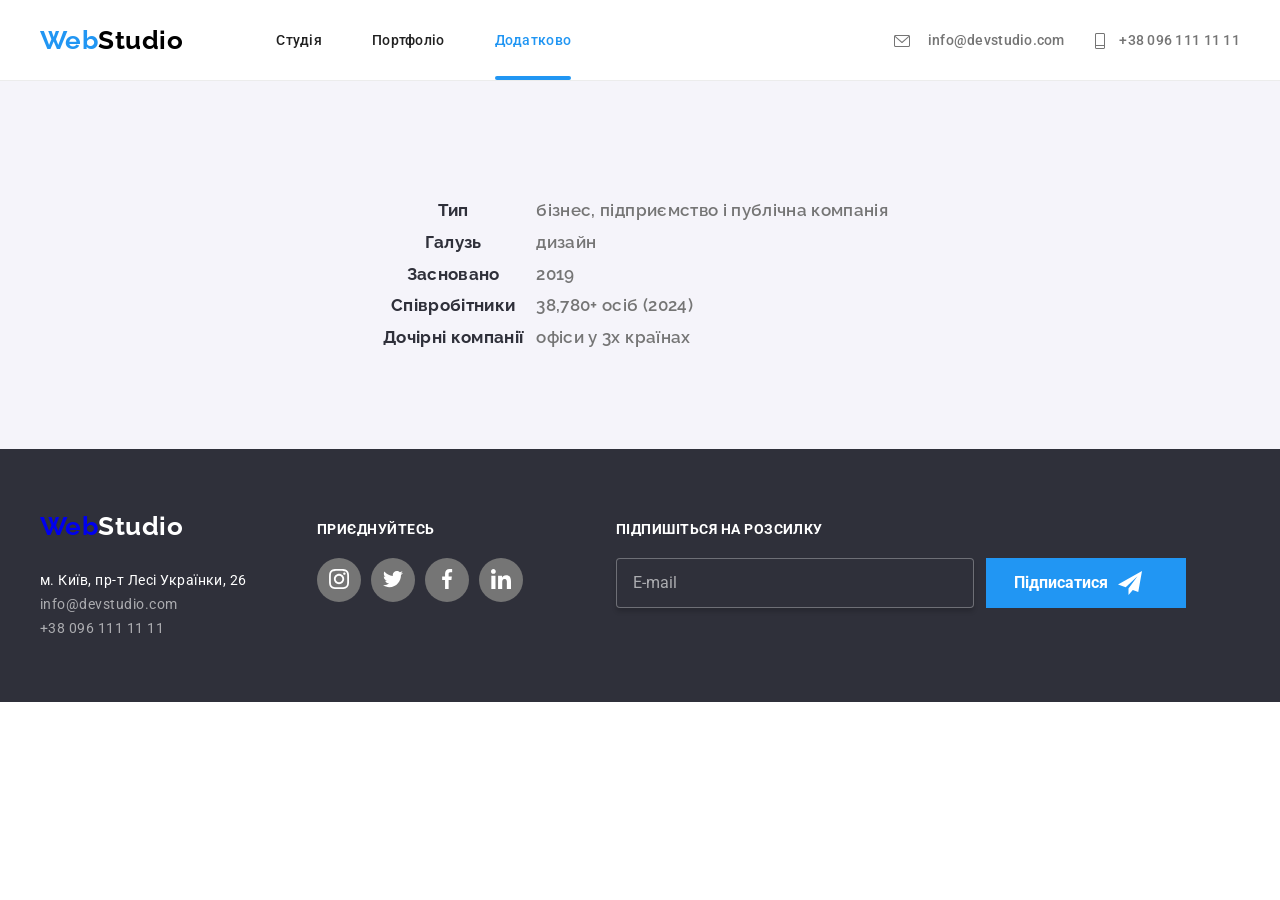
<file: extra.html>
<!DOCTYPE html>
<html lang="en">
<head>
    <meta charset="UTF-8">
    <meta name="viewport" content="width=device-width, initial-scale=1.0">
    <title>Document</title>
    <link href="https://fonts.googleapis.com/css2?family=Raleway:ital,wght@0,700;1,700&family=Roboto:wght@400;500;700;900&display=swap" rel="stylesheet">
    <link rel="stylesheet" href="https://cdnjs.cloudflare.com/ajax/libs/modern-normalize/2.0.0/modern-normalize.min.css">
     <link rel="stylesheet" href="./sass/extra.css"> 
</head>
<body>
    <header class="header">
        <div class="container">
            <div class="site-nav">
                <nav class="site-nav">
                    <a class="logo link" href="#contacts">Web<span 
                        class="logo-header-link">Studio</span></a>
                    <ul class="site-nav_item">
                        <li class="item"><a href="./index.html" class="link">Студія</a></li>
                        <li class="item"><a href="./portfolio.html" class="link">Портфоліо</a></li>
                        <li class="item"><a href="" class="link active">Додатково</a></li>
                    </ul>
                </nav>
            <ul class="auth-nav">
                <li class="item-icon hover-effect" tabindex="0"> 
                        <svg class="icon" xmlns="http://www.w3.org/2000/svg" width="16" height="12" fill="none"><path class="icon" fill="#757575" d="M14.5 0h-13C.673 0 0 .6729 0 1.5v9c0 .8271.6729 1.5 1.5 1.5h13c.8271 0 1.5-.6729 1.5-1.5v-9C16 .673 15.3271 0 14.5 0Zm0 1a.4972.4972 0 0 1 .1916.0387L8 6.8384 1.3083 1.0387A.4978.4978 0 0 1 1.5 1h13Zm0 10h-13a.5003.5003 0 0 1-.5-.5V2.0952L7.6724 7.878A.4995.4995 0 0 0 8 8a.4993.4993 0 0 0 .3276-.122L15 2.0952V10.5c0 .2759-.2241.5-.5.5Z"/></svg> 
                        <a href="" class="link" tabindex="-1"> info@devstudio.com</a>
                  </li>
                  <li class="item-icon hover-effect" tabindex="0"> 
                    <svg class="icon" xmlns="http://www.w3.org/2000/svg" width="10" height="16" fill="none"><path class="icon" fill="#757575" d="M8.5 0h-7C.673 0 0 .673 0 1.5v13c0 .827.673 1.5 1.5 1.5h7c.827 0 1.5-.673 1.5-1.5v-13C10 .673 9.327 0 8.5 0Zm-7 1h7a.5.5 0 0 1 .5.5V12H1V1.5a.5.5 0 0 1 .5-.5Zm7 14h-7a.5.5 0 0 1-.5-.5V13h8v1.5a.5.5 0 0 1-.5.5Z"/></svg>
                     <a href="" class="link" tabindex="-1">+38 096 111 11 11</a>
                </li>
            </ul>
            </div>
       </div>
    </header>
    <main>
        <section class="section">
            <h1 class="section-title">Таблиця</h1>
            <br>
            <table class="table">
                <tr>
                    <th class="tabborcolor">Тип</th>
                    <td class="intervals">бізнес, підприємство і публічна компанія</td>
                </tr>
                <tr>
                    <th class="tabborcolor">Галузь</th>
                    <td class="intervals">дизайн</td>
                </tr>
                <tr>
                    <th class="tabborcolor">Засновано</th>
                    <td class="intervals">2019</td>
                </tr>
                <tr>
                    <th class="tabborcolor">Співробітники</th>
                    <td class="intervals">38,780+ осіб (2024)</td>
                </tr>
                <tr>
                    <th class="tabborcolor">Дочірні компанії</th>
                    <td class="intervals">офіси у 3х країнах</td>
                </tr>
            </table>
        </section>
    </main>
    <footer class="footer" id="contacts">
        <div class="container">
            <div class="container-footer">
                <div class="container-no-padding">
                    <a class="logotype link" href="/index.html">Web<span 
                        class="logotype-header-link">Studio</span></a>
                    <address class="address">
                            <div class="address-title">м. Київ, пр-т Лесі Українки, 26</div>
                            <div class="address-subtitle">info@devstudio.com</div>
                            <div class="address-subtitle">+38 096 111 11 11</div>
                    </address>
                </div>
                <div class="footer-list">
                        <h2 class="footer-title">ПРИЄДНУЙТЕСЬ</h2>
                    <ul class="footer-icon logotype">
                        <li class="icons" tabindex="0"><a tabindex="-1" class="icon-logo" href=""><svg class="icon-logo" xmlns="http://www.w3.org/2000/svg" width="20" height="20" fill="none"><g class="icon-logo" fill="#AFB1B8" clip-path="url(#a)"><path d="M19.9804 5.88c-.0468-1.0626-.2187-1.7932-.4648-2.4263-.254-.672-.6447-1.2736-1.1566-1.7737A4.9217 4.9217 0 0 0 16.5891.5274c-.6367-.2461-1.3635-.418-2.4261-.4648C13.0924.0118 12.7525 0 10.0371 0S6.9818.0118 5.9152.0586C4.8525.1055 4.122.2775 3.489.5235c-.672.254-1.2737.6446-1.7738 1.1565A4.924 4.924 0 0 0 .5626 3.45c-.2462.6368-.418 1.3634-.4649 2.426C.047 6.9468.0352 7.2867.0352 10.002c0 2.7153.0117 3.0552.0586 4.1219.0468 1.0626.2188 1.7932.465 2.4263a4.9322 4.9322 0 0 0 1.1564 1.7737 4.9224 4.9224 0 0 0 1.7699 1.1526c.6368.2461 1.3635.418 2.4263.4648 1.0665.047 1.4065.0586 4.1219.0586s3.0552-.0116 4.1219-.0586c1.0627-.0468 1.7932-.2187 2.4261-.4648a5.116 5.116 0 0 0 2.9265-2.9263c.246-.6369.418-1.3637.4649-2.4263.0468-1.0667.0586-1.4066.0586-4.1219 0-2.7154-.004-3.0553-.0509-4.122Zm-1.801 8.1657c-.043.9768-.2071 1.5042-.3438 1.8558a3.318 3.318 0 0 1-1.8989 1.8989c-.3516.1368-.8829.3008-1.8558.3437-1.0549.047-1.3713.0586-4.0398.0586s-2.9889-.0116-4.04-.0586c-.9767-.0429-1.5042-.2069-1.8558-.3437-.4336-.1602-.8283-.4142-1.1486-.7463a3.1091 3.1091 0 0 1-.7463-1.1486c-.1368-.3516-.3008-.883-.3437-1.8558-.047-1.0549-.0586-1.3714-.0586-4.04 0-2.6685.0116-2.9888.0586-4.0398.0429-.9767.207-1.5042.3437-1.8558.1603-.4337.4142-.8282.7503-1.1487a3.1048 3.1048 0 0 1 1.1486-.7462c.3516-.1367.883-.3008 1.8558-.3438 1.0549-.0469 1.3714-.0586 4.0398-.0586 2.6725 0 2.9888.0117 4.0399.0586.9768.043 1.5042.207 1.8559.3438.4335.1601.8282.414 1.1486.7462.332.3243.586.715.7463 1.1487.1367.3517.3008.883.3438 1.8559.0469 1.0548.0586 1.3712.0586 4.0397 0 2.6686-.0117 2.9811-.0586 4.036Z"/><path d="M10.0371 4.8642c-2.8364 0-5.1377 2.3012-5.1377 5.1377 0 2.8366 2.3013 5.1377 5.1377 5.1377 2.8366 0 5.1378-2.3011 5.1378-5.1377 0-2.8365-2.3012-5.1377-5.1378-5.1377Zm0 8.4704c-1.84 0-3.3327-1.4924-3.3327-3.3327 0-1.8402 1.4926-3.3327 3.3327-3.3327 1.8403 0 3.3327 1.4924 3.3327 3.3327s-1.4924 3.3327-3.3327 3.3327ZM16.5775 4.6611c0 .6624-.5371 1.1994-1.1996 1.1994-.6624 0-1.1994-.537-1.1994-1.1994 0-.6625.537-1.1994 1.1994-1.1994.6625 0 1.1996.5369 1.1996 1.1994Z"/></g><defs><clipPath><path fill="#fff" d="M0 0h20v20H0z"/></clipPath></defs></svg></a></li>
                        <li class="icons" tabindex="0"><a tabindex="-1" href=""><svg class="icon-logo" xmlns="http://www.w3.org/2000/svg" width="20" height="20" fill="none"><g class="icon-logo" clip-path="url(#a)"><path class="icon-logo" fill="#AFB1B8" d="M20 3.7988c-.7437.3262-1.5363.5424-2.3625.6475.85-.5075 1.4988-1.305 1.8037-2.2663-.7924.4725-1.6674.8062-2.6.9925-.7525-.8013-1.825-1.2975-2.995-1.2975-2.2699 0-4.0975 1.8425-4.0975 4.1013 0 .325.0275.6374.095.935-3.4087-.1663-6.425-1.8-8.4512-4.2888-.3538.6138-.5613 1.3163-.5613 2.0725 0 1.42.7313 2.6787 1.8213 3.4075C1.9938 8.09 1.3475 7.8988.8 7.5975v.045c0 1.9925 1.4212 3.6475 3.285 4.0287-.3337.0913-.6975.135-1.075.135-.2625 0-.5275-.0149-.7762-.07.5312 1.6238 2.0387 2.8176 3.8312 2.8563a8.2382 8.2382 0 0 1-5.0838 1.7487c-.3362 0-.6587-.0149-.9812-.0562 1.8162 1.1713 3.9688 1.84 6.29 1.84 7.545 0 11.67-6.25 11.67-11.6675 0-.1812-.0062-.3562-.015-.53.8138-.5775 1.4975-1.2988 2.055-2.1288Z"/></g><defs><clipPath><path fill="#fff" d="M0 0h20v20H0z"/></clipPath></defs></svg></a></li>
                        <li class="icons" tabindex="0"><a tabindex="-1" href=""><svg class="icon-logo" xmlns="http://www.w3.org/2000/svg" width="20" height="20" fill="none"><g class="icon-logo" clip-path="url(#a)"><path class="icon-logo" fill="#AFB1B8" d="M13.3308 3.3208h1.8259v-3.18C14.8417.0975 13.7583 0 12.4967 0 9.8642 0 8.0608 1.6558 8.0608 4.6992V7.5h-2.905v3.555h2.905V20h3.5617v-8.9442H14.41l.4425-3.555h-3.2308V5.0517c.0008-1.0275.2775-1.7309 1.7091-1.7309Z"/></g><defs><clipPath><path fill="#fff" d="M0 0h20v20H0z"/></clipPath></defs></svg></a></li>
                        <li class="icons" tabindex="0"><a tabindex="-1" href=""><svg class="icon-logo" xmlns="http://www.w3.org/2000/svg" width="20" height="20" fill="none"><g class="icon-logo" fill="#AFB1B8" clip-path="url(#a)"><path d="M19.995 20v-.0008H20v-7.335c0-3.5883-.7725-6.3525-4.9675-6.3525-2.0167 0-3.37 1.1067-3.9225 2.1558h-.0583V6.6467H7.0742v13.3525h4.1416v-6.6117c0-1.7408.33-3.4241 2.4859-3.4241 2.1241 0 2.1558 1.9866 2.1558 3.5358V20h4.1375ZM.33 6.6475h4.1467V20H.33V6.6475ZM2.4017 0C1.0758 0 0 1.0758 0 2.4017c0 1.3258 1.0758 2.4241 2.4017 2.4241 1.3258 0 2.4016-1.0983 2.4016-2.4241C4.8025 1.0758 3.7267 0 2.4017 0Z"/></g><defs><clipPath><path fill="#fff" d="M0 0h20v20H0z"/></clipPath></defs></svg></a></li>
                       </ul>
                </div>
                <form class="form">
                    <h2 class="footer-title">ПІДПИШІТЬСЯ НА РОЗСИЛКУ</h2>
                    <div class="form-content">
                        <label for="user_email"></label>
                        <input type="email" name="user_email" id="user_email" placeholder="E-mail">
                        <button type="submit" class="btn">Підписатися <svg class="icon-form" xmlns="http://www.w3.org/2000/svg" width="24" height="24" fill="none"><path fill="#fff" d="M24 0 0 13.5l7.67 2.8407L19.5 5.25l-8.9983 12.1396.0073.0027-.009-.0027v6.6105l4.3013-5.0181 5.4488 2.0181L24 0Z"/></svg></button>
                    </div>       
                </form>
            </div>
        </div>
    </footer>
</body>
</html>
</file>
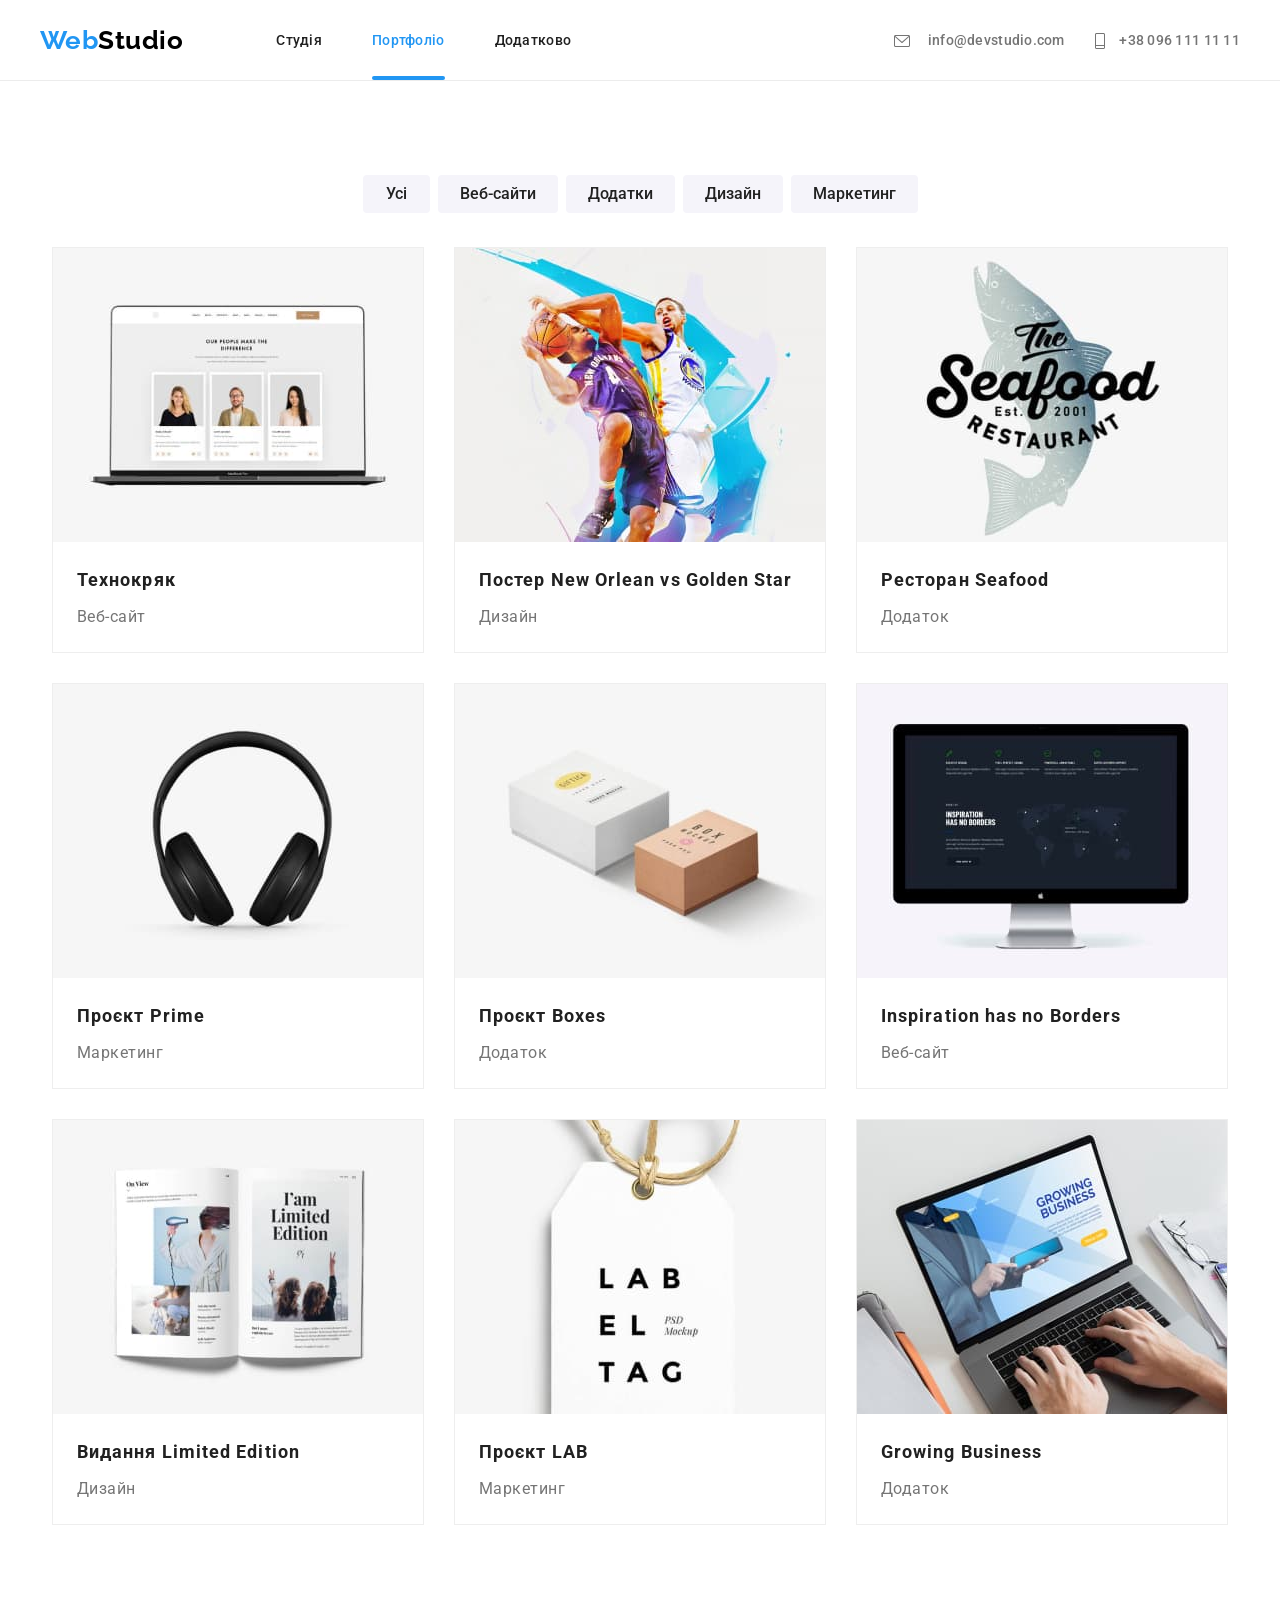
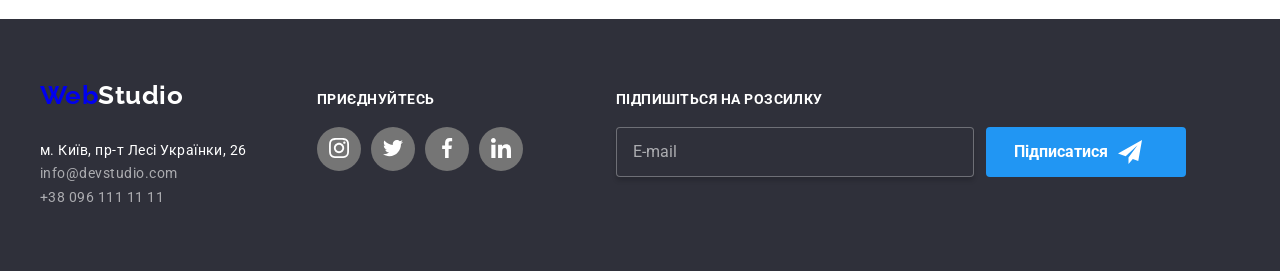
<file: portfolio.html>
<!DOCTYPE html>
<html lang="en">
<head>
    <meta charset="UTF-8">
    <meta name="viewport" content="width=device-width, initial-scale=1.0">
    <title>Document</title>
    <link href="https://fonts.googleapis.com/css2?family=Raleway:ital,wght@0,700;1,700&family=Roboto:wght@400;500;700&display=swap" rel="stylesheet">
    <link rel="stylesheet" href="https://cdnjs.cloudflare.com/ajax/libs/modern-normalize/2.0.0/modern-normalize.min.css">
    <!-- <link rel="stylesheet" href="./CSS/portfolio.css"> -->
    <link rel="stylesheet" href="./sass/profile.css"> 
</head>
<body>
    <header class="header">
        <div class="container">
            <div class="site-nav">
                <nav class="site-nav">
                    <a class="logo link" href="#contacts">Web<span 
                        class="logo-header-link">Studio</span></a>
                    <ul class="site-nav_item">
                        <li class="item"><a href="./index.html" class="link">Студія</a></li>
                        <li class="item"><a href="" class="link active">Портфоліо</a></li>
                        <li class="item"><a href="./extra.html" class="link">Додатково</a></li>
                    </ul>
                </nav>
                <ul class="auth-nav">
                    <li class="item-icon hover-effect" tabindex="0"> 
                            <svg class="icon" xmlns="http://www.w3.org/2000/svg" width="16" height="12"><path class="icon" fill="#757575" d="M14.5 0h-13C.673 0 0 .6729 0 1.5v9c0 .8271.6729 1.5 1.5 1.5h13c.8271 0 1.5-.6729 1.5-1.5v-9C16 .673 15.3271 0 14.5 0Zm0 1a.4972.4972 0 0 1 .1916.0387L8 6.8384 1.3083 1.0387A.4978.4978 0 0 1 1.5 1h13Zm0 10h-13a.5003.5003 0 0 1-.5-.5V2.0952L7.6724 7.878A.4995.4995 0 0 0 8 8a.4993.4993 0 0 0 .3276-.122L15 2.0952V10.5c0 .2759-.2241.5-.5.5Z"/></svg> 
                            <a href="" class="link" tabindex="-1"> info@devstudio.com</a>
                    </li>
                    <li class="item-icon hover-effect" tabindex="0"> 
                        <svg class="icon" xmlns="http://www.w3.org/2000/svg" width="10" height="16" fill="none"><path class="icon" fill="#757575" d="M8.5 0h-7C.673 0 0 .673 0 1.5v13c0 .827.673 1.5 1.5 1.5h7c.827 0 1.5-.673 1.5-1.5v-13C10 .673 9.327 0 8.5 0Zm-7 1h7a.5.5 0 0 1 .5.5V12H1V1.5a.5.5 0 0 1 .5-.5Zm7 14h-7a.5.5 0 0 1-.5-.5V13h8v1.5a.5.5 0 0 1-.5.5Z"/></svg>
                        <a href="" class="link" tabindex="-1">+38 096 111 11 11</a>
                    </li>
                   </ul>
            </div>
        </div>
    </header>
    <main>
        <section class="section">
            <div class="container">
                <h1 class="meta">Проєкти</h1>
            <div class="nav-item">
                <ul class="meta-caption">
                    <li class="item-button"><button type="button" class="btn">Усі</button></li>
                    <li class="item-button"><button type="button" class="btn">Веб-сайти</button></li>
                    <li class="item-button"><button type="button" class="btn">Додатки</button></li>
                    <li class="item-button"><button type="button" class="btn">Дизайн</button></li>
                    <li class="item-button"><button type="button" class="btn">Маркетинг</button></li>
                </ul>
            </div>
            <div class="card-set">
                <ul class="meta-caption">
                    <li class="meta-item">
                        <article class="card">
                             <div class="thumb">
                                <img src="./images/project1.jpg" alt="Computer with three profiles of people" width="370">
                                <p class="desc-img">Ресурс пропонує комплексні <br> пропозиції з різним рівнем <br> функціоналу та сервісів. 
                                Все це <br> дозволить відвідувачу отримати <br> вичерпні відомості про компанію <br> чи приватну особу.</p>
                             </div>
                             <h2 class="meta-title">Технокряк</h2>
                            <p class="meta-description">Веб-сайт</p>
                        </article>
                    </li>
                    <li class="meta-item">
                        <article class="card">
                            <div class="thumb">
                                <img src="./images/project2.jpg" alt="Two volleyball players" width="370">
                                <p class="desc-img">Ресурс пропонує комплексні <br> пропозиції з різним рівнем <br> функціоналу та сервісів. 
                                Все це <br> дозволить відвідувачу отримати <br> вичерпні відомості про компанію <br> чи приватну особу.</p>
                            </div>
                            <h2 class="meta-title">Постер New Orlean vs Golden Star</h2>
                            <p class="meta-description">Дизайн</p>
                        </article>
                    </li>
                    <li class="meta-item">
                        <article class="card">
                            <div class="thumb">
                                <img src="./images/project3.jpg" alt="Restaurant logo in the form of a shark" width="370">
                                <p class="desc-img">Ресурс пропонує комплексні <br> пропозиції з різним рівнем <br> функціоналу та сервісів. 
                                Все це <br> дозволить відвідувачу отримати <br> вичерпні відомості про компанію <br> чи приватну особу.</p>
                            </div>
                            <h2 class="meta-title">Ресторан Seafood</h2>
                            <p class="meta-description">Додаток</p>
                        </article>
                    </li>
                    <li class="meta-item">
                        <article class="card">
                            <div class="thumb">
                                <img src="./images/project4.jpg" alt="Black headphones" width="370">
                                <p class="desc-img">Ресурс пропонує комплексні <br> пропозиції з різним рівнем <br> функціоналу та сервісів. 
                                Все це <br> дозволить відвідувачу отримати <br> вичерпні відомості про компанію <br> чи приватну особу.</p>
                            </div>
                            <h2 class="meta-title">Проєкт Prime</h2>
                            <p class="meta-description">Маркетинг</p>
                        </article>
                    </li>
                    <li class="meta-item">
                        <article class="card">
                            <div class="thumb">
                                <img src="./images/project5.jpg" alt="Two boxes" width="370">
                                <p class="desc-img">Ресурс пропонує комплексні <br> пропозиції з різним рівнем <br> функціоналу та сервісів. 
                                Все це <br> дозволить відвідувачу отримати <br> вичерпні відомості про компанію <br> чи приватну особу.</p>
                            </div>
                            <h2 class="meta-title">Проєкт Boxes</h2>
                            <p class="meta-description">Додаток</p>
                        </article>
                    </li>
                    <li class="meta-item">
                        <article class="card">
                            <div class="thumb">
                                <img src="./images/project6.jpg" alt="Computer with a small world map and inscriptions about inspiration" width="370">
                                <p class="desc-img">Ресурс пропонує комплексні <br> пропозиції з різним рівнем <br> функціоналу та сервісів. 
                                Все це <br> дозволить відвідувачу отримати <br> вичерпні відомості про компанію <br> чи приватну особу.</p>
                            </div>
                            <h2 class="meta-title">Inspiration has no Borders</h2>
                            <p class="meta-description">Веб-сайт</p>
                        </article>
                    </li>
                    <li class="meta-item">
                        <article class="card">
                            <div class="thumb">
                                <img src="./images/project7.jpg" alt="Open magazine with photos of girls" width="370">
                                <p class="desc-img">Ресурс пропонує комплексні <br> пропозиції з різним рівнем <br> функціоналу та сервісів. 
                                Все це <br> дозволить відвідувачу отримати <br> вичерпні відомості про компанію <br> чи приватну особу.</p>
                            </div>
                            <h2 class="meta-title">Видання Limited Edition</h2>
                            <p class="meta-description">Дизайн</p>
                        </article>
                    </li>
                    <li class="meta-item">
                        <article class="card">
                            <div class="thumb">
                                <img src="./images/project8.jpg" alt="Label with company logo" width="370">
                                <p class="desc-img">Ресурс пропонує комплексні <br> пропозиції з різним рівнем <br> функціоналу та сервісів. 
                                Все це <br> дозволить відвідувачу отримати <br> вичерпні відомості про компанію <br> чи приватну особу.</p>
                            </div>
                            <h2 class="meta-title">Проєкт LAB</h2>
                            <p class="meta-description">Маркетинг</p>
                        </article>
                    </li>
                    <li class="meta-item">
                        <article class="card">
                            <div class="thumb">
                                <img src="./images/project9.jpg" alt="Computer with an article about business" width="370">
                                <p class="desc-img">Ресурс пропонує комплексні <br> пропозиції з різним рівнем <br> функціоналу та сервісів. 
                                Все це <br> дозволить відвідувачу отримати <br> вичерпні відомості про компанію <br> чи приватну особу.</p>
                            </div>
                            <h2 class="meta-title">Growing Business</h2>
                            <p class="meta-description">Додаток</p>
                        </article>
                    </li>
                </ul>
            </div>
            </div>
        </section>
    </main>
    <footer class="footer" id="contacts">
        <div class="container">
            <div class="container-footer">
                <div class="container-no-padding">
                    <a class="logotype link" href="/index.html">Web<span 
                        class="logotype-header-link">Studio</span></a>
                    <address class="address">
                            <div class="address-title">м. Київ, пр-т Лесі Українки, 26</div>
                            <div class="address-subtitle">info@devstudio.com</div>
                            <div class="address-subtitle">+38 096 111 11 11</div>
                    </address>
                </div>
                <div class="footer-list">
                        <h2 class="footer-title">ПРИЄДНУЙТЕСЬ</h2>
                    <ul class="footer-icon logotype">
                        <li class="icons" tabindex="0"><a tabindex="-1" class="icon-logo" href=""><svg class="icon-logo" xmlns="http://www.w3.org/2000/svg" width="20" height="20" fill="none"><g class="icon-logo" fill="#AFB1B8" clip-path="url(#a)"><path d="M19.9804 5.88c-.0468-1.0626-.2187-1.7932-.4648-2.4263-.254-.672-.6447-1.2736-1.1566-1.7737A4.9217 4.9217 0 0 0 16.5891.5274c-.6367-.2461-1.3635-.418-2.4261-.4648C13.0924.0118 12.7525 0 10.0371 0S6.9818.0118 5.9152.0586C4.8525.1055 4.122.2775 3.489.5235c-.672.254-1.2737.6446-1.7738 1.1565A4.924 4.924 0 0 0 .5626 3.45c-.2462.6368-.418 1.3634-.4649 2.426C.047 6.9468.0352 7.2867.0352 10.002c0 2.7153.0117 3.0552.0586 4.1219.0468 1.0626.2188 1.7932.465 2.4263a4.9322 4.9322 0 0 0 1.1564 1.7737 4.9224 4.9224 0 0 0 1.7699 1.1526c.6368.2461 1.3635.418 2.4263.4648 1.0665.047 1.4065.0586 4.1219.0586s3.0552-.0116 4.1219-.0586c1.0627-.0468 1.7932-.2187 2.4261-.4648a5.116 5.116 0 0 0 2.9265-2.9263c.246-.6369.418-1.3637.4649-2.4263.0468-1.0667.0586-1.4066.0586-4.1219 0-2.7154-.004-3.0553-.0509-4.122Zm-1.801 8.1657c-.043.9768-.2071 1.5042-.3438 1.8558a3.318 3.318 0 0 1-1.8989 1.8989c-.3516.1368-.8829.3008-1.8558.3437-1.0549.047-1.3713.0586-4.0398.0586s-2.9889-.0116-4.04-.0586c-.9767-.0429-1.5042-.2069-1.8558-.3437-.4336-.1602-.8283-.4142-1.1486-.7463a3.1091 3.1091 0 0 1-.7463-1.1486c-.1368-.3516-.3008-.883-.3437-1.8558-.047-1.0549-.0586-1.3714-.0586-4.04 0-2.6685.0116-2.9888.0586-4.0398.0429-.9767.207-1.5042.3437-1.8558.1603-.4337.4142-.8282.7503-1.1487a3.1048 3.1048 0 0 1 1.1486-.7462c.3516-.1367.883-.3008 1.8558-.3438 1.0549-.0469 1.3714-.0586 4.0398-.0586 2.6725 0 2.9888.0117 4.0399.0586.9768.043 1.5042.207 1.8559.3438.4335.1601.8282.414 1.1486.7462.332.3243.586.715.7463 1.1487.1367.3517.3008.883.3438 1.8559.0469 1.0548.0586 1.3712.0586 4.0397 0 2.6686-.0117 2.9811-.0586 4.036Z"/><path d="M10.0371 4.8642c-2.8364 0-5.1377 2.3012-5.1377 5.1377 0 2.8366 2.3013 5.1377 5.1377 5.1377 2.8366 0 5.1378-2.3011 5.1378-5.1377 0-2.8365-2.3012-5.1377-5.1378-5.1377Zm0 8.4704c-1.84 0-3.3327-1.4924-3.3327-3.3327 0-1.8402 1.4926-3.3327 3.3327-3.3327 1.8403 0 3.3327 1.4924 3.3327 3.3327s-1.4924 3.3327-3.3327 3.3327ZM16.5775 4.6611c0 .6624-.5371 1.1994-1.1996 1.1994-.6624 0-1.1994-.537-1.1994-1.1994 0-.6625.537-1.1994 1.1994-1.1994.6625 0 1.1996.5369 1.1996 1.1994Z"/></g><defs><clipPath><path fill="#fff" d="M0 0h20v20H0z"/></clipPath></defs></svg></a></li>
                        <li class="icons" tabindex="0"><a tabindex="-1" href=""><svg class="icon-logo" xmlns="http://www.w3.org/2000/svg" width="20" height="20" fill="none"><g class="icon-logo" clip-path="url(#a)"><path class="icon-logo" fill="#AFB1B8" d="M20 3.7988c-.7437.3262-1.5363.5424-2.3625.6475.85-.5075 1.4988-1.305 1.8037-2.2663-.7924.4725-1.6674.8062-2.6.9925-.7525-.8013-1.825-1.2975-2.995-1.2975-2.2699 0-4.0975 1.8425-4.0975 4.1013 0 .325.0275.6374.095.935-3.4087-.1663-6.425-1.8-8.4512-4.2888-.3538.6138-.5613 1.3163-.5613 2.0725 0 1.42.7313 2.6787 1.8213 3.4075C1.9938 8.09 1.3475 7.8988.8 7.5975v.045c0 1.9925 1.4212 3.6475 3.285 4.0287-.3337.0913-.6975.135-1.075.135-.2625 0-.5275-.0149-.7762-.07.5312 1.6238 2.0387 2.8176 3.8312 2.8563a8.2382 8.2382 0 0 1-5.0838 1.7487c-.3362 0-.6587-.0149-.9812-.0562 1.8162 1.1713 3.9688 1.84 6.29 1.84 7.545 0 11.67-6.25 11.67-11.6675 0-.1812-.0062-.3562-.015-.53.8138-.5775 1.4975-1.2988 2.055-2.1288Z"/></g><defs><clipPath><path fill="#fff" d="M0 0h20v20H0z"/></clipPath></defs></svg></a></li>
                        <li class="icons" tabindex="0"><a tabindex="-1" href=""><svg class="icon-logo" xmlns="http://www.w3.org/2000/svg" width="20" height="20" fill="none"><g class="icon-logo" clip-path="url(#a)"><path class="icon-logo" fill="#AFB1B8" d="M13.3308 3.3208h1.8259v-3.18C14.8417.0975 13.7583 0 12.4967 0 9.8642 0 8.0608 1.6558 8.0608 4.6992V7.5h-2.905v3.555h2.905V20h3.5617v-8.9442H14.41l.4425-3.555h-3.2308V5.0517c.0008-1.0275.2775-1.7309 1.7091-1.7309Z"/></g><defs><clipPath><path fill="#fff" d="M0 0h20v20H0z"/></clipPath></defs></svg></a></li>
                        <li class="icons" tabindex="0"><a tabindex="-1" href=""><svg class="icon-logo" xmlns="http://www.w3.org/2000/svg" width="20" height="20" fill="none"><g class="icon-logo" fill="#AFB1B8" clip-path="url(#a)"><path d="M19.995 20v-.0008H20v-7.335c0-3.5883-.7725-6.3525-4.9675-6.3525-2.0167 0-3.37 1.1067-3.9225 2.1558h-.0583V6.6467H7.0742v13.3525h4.1416v-6.6117c0-1.7408.33-3.4241 2.4859-3.4241 2.1241 0 2.1558 1.9866 2.1558 3.5358V20h4.1375ZM.33 6.6475h4.1467V20H.33V6.6475ZM2.4017 0C1.0758 0 0 1.0758 0 2.4017c0 1.3258 1.0758 2.4241 2.4017 2.4241 1.3258 0 2.4016-1.0983 2.4016-2.4241C4.8025 1.0758 3.7267 0 2.4017 0Z"/></g><defs><clipPath><path fill="#fff" d="M0 0h20v20H0z"/></clipPath></defs></svg></a></li>
                       </ul>
                </div>
                <form class="form">
                    <h2 class="footer-title">ПІДПИШІТЬСЯ НА РОЗСИЛКУ</h2>
                    <div class="form-content">
                        <label for="user_email"></label>
                        <input type="email" name="user_email" id="user_email" placeholder="E-mail">
                        <button type="submit" class="btn">Підписатися <svg class="icon-form" xmlns="http://www.w3.org/2000/svg" width="24" height="24" fill="none"><path fill="#fff" d="M24 0 0 13.5l7.67 2.8407L19.5 5.25l-8.9983 12.1396.0073.0027-.009-.0027v6.6105l4.3013-5.0181 5.4488 2.0181L24 0Z"/></svg></button>
                    </div>       
                </form>
            </div>
        </div>
    </footer>
</body>
</html>
</file>
<file: CSS/studio.css>
/* цвет основного текста #757575 */
/* вторичный цвет текста #212121 */
/* белый #FFFFFF */
/* вторичный белый rgba(255, 255, 255, 0.6) */
/* акцент #2196F3 */

/* цвет фона #FFFFFF */
/* вторичный цвет фона #F5F4FA */
/* цвет футера #2F303A */

:root {
    --primary-text-color: #757575;
    --title-text-color: #212121;
    --accent-text-color:  #2196F3;
    --primary-white-color: #FFFFFF;
    --secondary-white-color: rgba(255, 255, 255, 0.6);
    --tertiary-white-color: #F5F4FA;
    --b-background-color: #2F303A;
    --logo-text-color: #000000;
    --border-bottom-color: #ECECEC;
    --logo-icons-color: #AFB1B8;
}

body {
    background-color: var(--primary-white-color);
    color: var(--primary-text-color);

    font-family: Roboto, sans-serif;
    letter-spacing: .03em;
}

.container {
    width: 1230px;
    padding-left: 15px;
    padding-right: 15px;
    margin-left: auto;
    margin-right: auto;
}

    /*Header*/

.header {
    border-bottom: 1px solid var(--border-bottom-color);
}

.logo {
    margin-right: 93px;

    font-family: Raleway, cursive;
    font-weight: 700;
    font-size: 26px;
    line-height: 1.17;
    text-decoration: none;
}

.logo link {
    color: var(--accent-text-color);
}

.logo-header-link {
    color: var(--logo-text-color);
}

ul {
    list-style: none;
}

.site-nav {
    display: flex;
    align-items: center;
}

.site-nav_item , .auth-nav{
    display: flex;

    margin-top: 0px;
    margin-bottom: 0px;
    padding-left: 0px;
}

.site-nav_item .item + .item {
    margin-left: 50px;
}

.site-nav_item .link , .auth-nav .link {

    font-weight: 500;
    font-size: 14px;
    line-height: 1.17;
    letter-spacing: .02em;
    text-decoration: none;
    color: var(--title-text-color);
    transition: color 250ms cubic-bezier(0.4, 0, 0.2, 1);
}

.site-nav_item .link:hover , 
.site-nav_item .link:focus {
    color: var(--accent-text-color);
}

.site-nav_item .link.active {
    color: var(--accent-text-color);
}

/*Нижнє підкреслення під час активації сторінки*/
.site-nav_item .link {
    position: relative;
    display: block;
    padding-top: 32px;
    padding-bottom: 32px;
}

.site-nav_item .link.active::after {
    content: "";
    display: block;
    position: absolute;
    bottom: 0;
    left: 0;
    background-color: var(--accent-text-color);
    border-radius: 2px;
    width: 100%;
    height: 4px;
}

.auth-nav {
    margin-left: auto;
}

.auth-nav .item-icon + .item-icon {
    margin-left: 30px;
}

.auth-nav .link{
    color: var(--primary-text-color);
}

.item-icon .link::before {
    display: inline-block;
    content: "";
    background-repeat: no-repeat;
    background-position: 50% 50%;
    background-size: contain;
}

.item-icon .icon {
    margin-right: 10px;
    vertical-align: middle;
    cursor: pointer;
    transition: fill 250ms cubic-bezier(0.4, 0, 0.2, 1);
}

.hover-effect:hover .icon , .hover-effect:focus .icon {
    fill: var(--accent-text-color);
}

.hover-effect:hover .link , .hover-effect:focus .link {
    color: var(--accent-text-color);
}

    /*Hero*/

.hero {
    min-width: 1600px;
    height: 600px;
    background-color: var(--b-background-color);
    background-image: linear-gradient(rgba(47, 48, 58, 0.4), rgba(47, 48, 58, 0.4)), url("../images/Img-hero.jpg");
    background-repeat: no-repeat;
    background-position: 50% 50%;
    background-size: cover;
    display: flex;
    align-items: center;
    justify-content: center;

    text-align: center;
}

.hero .container {
    margin-left: 0px;
    margin-right: 0px;
}

.hero .heading {
    color: var(--primary-white-color);

    font-weight: 900;
    font-size: 44px;
    line-height: 1.36;
    letter-spacing: .06em;
    margin-top: 0px;
    margin-bottom: 30px;
}

.btn {
    color: var(--primary-white-color);
    background-color: var(--accent-text-color);
    cursor: pointer;

    border-radius: 4px;

    font-weight: 700;
    font-size: 16px;
    line-height: 1.87;
    letter-spacing: .06em;
    text-decoration: none;
    transition: 250ms cubic-bezier(0.4, 0, 0.2, 1);
}

.hero .btn {
    padding: 10px 32px;
    min-width: 216px;
}

.backdrop {
    position: fixed;
    top: 0;
    left: 0;
    width: 100%;
    height: 100%;
    background-color: rgba(0, 0, 0, 0.1);
    transition: 250ms cubic-bezier(0.4, 0, 0.2, 1);
}

.backdrop.is-hidden {
    visibility: hidden;
    opacity: 0;
    pointer-events: none;
}

.modal {
    position: absolute;
    top: 50%;
    left: 50%;
    transform: translate(-50%, -50%);

    width: 528px;
    height: 581px;
    background-color: var(--primary-white-color);
    box-shadow: 0px 2px 1px 0px #00000033 , 0px 1px 1px 0px #00000024 , 0px 1px 3px 0px #0000001F;
    border-radius: 4px;
}

.modal .desc {
    position: relative;
}

.closebtn {
    position: absolute;
    top: 0;
    right: 0;
    background-color: transparent;
    border: none;
    cursor: pointer;
    padding-top: 8px;
    padding-right: 8px;
    padding-left: 0px;
    padding-bottom: 0px;
}

.closebtn:hover .icon , .closebtn:focus .icon {
    fill: var(--accent-text-color);
}

.modal-title h2 {
    position: absolute;
    display: block;
    
    font-weight: 700;
    font-size: 20px;
    line-height: 1.17;
    
    padding-top: 40px;
    padding-left: 41px;
    padding-right: 39px;
    margin: 0px;
}

.form-hero {
    padding-top: 75px;
    padding-left: 40px;
    padding-right: 40px;
}

.form-item {
    font-weight: 400;
    font-size: 12px;
    line-height: 1.17;
    text-align: left;
    margin-bottom: 10px;
}

.form-item .label {
    letter-spacing: .01em;
    margin-bottom: 4px;
}

.form-item .input {
    position: relative;
}

.form-item .input input{
    width: 448px;
    height: 40px;
    padding: 0px;
    padding-left: 42px;
    border: 1px solid rgba(33, 33, 33, 0.2);
    border-radius: 4px;
}

.form-item .form-icon .form-icon {
    position: absolute;
    top: 11px;
    left: 12px;
}

.form-item:focus-within .form-icon {
    fill: var(--accent-text-color);
}

.form-item:focus-within .input input {
    border-color: var(--accent-text-color);
    outline: none;
}

.form-item textarea {
    resize: none;
    width: 448px;
    height: 120px;
    padding: 0px;
    padding-top: 12px;
    padding-left: 16px;
    border: 1px solid rgba(33, 33, 33, 0.2);
    border-radius: 4px;
}

.form-item textarea::placeholder {
    color:rgba(117, 117, 117, 0.5); 
}

.form-item:focus-within textarea {
    border-color: var(--accent-text-color);
    outline: none;
}

.form-item.last {
    margin-bottom: 20px;
}

.policy {
    display: flex;
    align-items: center;
    justify-content: center;
    font-weight: 400;
    font-size: 14px;
    line-height: 1.71;
    margin-bottom: 30px;
}

.checkbox {
    position: absolute;
    width: 1px;
    height: 1px;
    margin: -1px;
    border: 0;
    padding: 0;
    clip: rect(0 0 0 0);
    overflow: hidden;
}

.policy-icon {
    display: inline-block;
    width: 16px;
    height: 15px;
    margin-right: 8.38px;
    border: 2px solid var(--title-text-color);
    border-radius: 4px;
}

.checkbox:checked + .policy-icon {
    border-color: transparent;
    background-color: var(--accent-text-color);
    background-image: url(../images/icon\ check.svg);
    background-size: contain;
    background-origin: border-box;
}

.policy a {
    text-decoration: underline;
    color: var(--accent-text-color);
}

.form-hero .btn {
    border: none;
    margin-bottom: 40px;
    box-shadow: 0px 4px 4px 0px #00000026;
    transition: 250ms cubic-bezier(0.4, 0, 0.2, 1);
}

h2 {
    text-align: center;
}

h2, h3 {
    color: var(--title-text-color);
}

.section {
    padding-top: 94px;
    padding-bottom: 94px;
    margin-right: 0px;
    margin-left: 0px;
}

      /*Peculiarities*/

.section-title {
    margin-top: 0px;
    margin-bottom: 0px;
    position: absolute;
    width: 1px;
    height: 1px;
    margin: -1px;
    border: 0;
    padding: 0;
    clip: rect(0 0 0 0);
    overflow: hidden;
}

.section-item {
    display: flex;
    flex-direction: row;

    margin: 0px;
    padding: 0px;
}

.section-item .item {
    flex-basis: calc((100%-90)/4);
    margin-right: 30px;
}

.section-item .item:nth-child(4n) {
    margin-right: 0px;
}

.section-item .item::before {
    display: block;
    content: "";
    height: 120px;
    width: 270px;
    
    background-repeat: no-repeat;
    background-position: center;
    background-color: var(--tertiary-white-color);
    margin-bottom: 30px;
    border-radius: 4px;
}

.item:nth-child(1)::before {
    background-image: url(../images/antenna.svg);
}

.item:nth-child(2)::before {
    background-image: url(../images/clock.svg);
}

.item:nth-child(3)::before {
    background-image: url(../images/diagram.svg);
}

.item:nth-child(4)::before {
    background-image: url(../images/astronaut.svg);
}

.section-subtitle {

    font-weight: 700;
    font-size: 14px;
    line-height: 1.17;
    margin-top: 0px;
    margin-bottom: 10px;
}

.section-desc {
    font-weight: 400;
    font-size: 14px;
    line-height: 1.71;
    margin-top: 0px;
    margin-bottom: 0px;
}

/*What are we doing?*/

.section-subject {
    margin-top: 0px;
    margin-bottom: 50px;
}

.item-img {
    position: relative;
    width: 370px;
    height: 294px;
}

.item-img > img {
    display: block;
    height: 100%;
    width: 100%;
    object-fit: cover;
}

.item-actions {
    display: inline-block;
    position: absolute;
    bottom: 0;
    right: 0;
    width: 100%;
    height: 70px;
    background-color: rgba(47, 48, 58, 0.8);
    
    font-weight: 700;
    font-size: 14px;
    line-height: 1.17;
    letter-spacing: 3%;
    text-align: center;
    color: var(--primary-white-color);
    padding-top: 27px;
}

.section-item .item-img {
    flex-basis: calc((100%-60)/3);
    margin-right: 30px;
}

.section-item .item-img:nth-child(3n) {
    margin-right: 0px;
}

.section-no-padding {
  padding-top: 0px;
  padding-bottom: 94px;
  }

  /*Our team*/

.section.meta {
    background-color: var(--tertiary-white-color);
}

.section-item .item-author {
    flex-basis: calc((100%-90)/4);
    margin-right: 30px;
    box-shadow: 0px 2px 1px 0px rgba(0, 0, 0, 0.2), 0px 1px 1px 0px rgba(0, 0, 0, 0.14), 0px 1px 3px 0px rgba(0, 0, 0, 0.12);
}

.section-item .item-author:nth-child(4n) {
    margin-right: 0px;
}

.card {
    width: 270px;
    min-height: 428px;
    background-color: var(--primary-white-color);
    border-radius: 4px;
    overflow: hidden;
}

.card-img {
    display: block;
    width: 270px;
    height: 260px;
    margin-top: 0px;
    margin-bottom: 30px;
}

.card-content {
    text-align: center;
}

.meta-author {
    font-weight: 500;
    font-size: 16px;
    line-height: 1.17;
    
    margin-top: 0px;
    margin-bottom: 10px;
}

.meta-desc {
    font-weight: 400;
    font-size: 16px;
    line-height: 1.17;
    
    margin-top: 0px;
    margin-bottom: 16px;
}

.list-icon.logotype {
    display: flex;
    flex-direction: row;
    justify-content: center;
    
    
    padding: 0px;
    margin: 0px;
    margin-bottom: 30px;
}

.logotype .icons {
    width: 44px;
    height: 44px;
    border-radius: 50%;
    display: flex;
    justify-content: center;
    align-items: center;
    transition: background-color 250ms cubic-bezier(0.4, 0, 0.2, 1);
}

.logotype .icon-logo {
    transition: fill 250ms cubic-bezier(0.4, 0, 0.2, 1);
}

.logotype .icons + .icons {
    margin-left: 10px;
}

.logotype .icons:hover , .logotype .icons:focus {
    background-color: var(--accent-text-color);
}

.list-icon .icons:hover .icon-logo , .list-icon .icons:focus .icon-logo {
    fill: var(--primary-white-color);
}

/*Clients*/

.logo-item {
    border: 1px solid var(--logo-icons-color);
    border-radius: 4px;
    padding: 16px 32px;
    transition: border-color 250ms cubic-bezier(0.4, 0, 0.2, 1);
}

.logo-item .icon {
    transition: fill 250ms cubic-bezier(0.4, 0, 0.2, 1);
}

.section-item .logo-item + .logo-item {
    margin-left: 30px;
}

.logo-item:hover .icon , .logo-item:focus .icon {
    fill: var(--accent-text-color);
}

.logo-item:hover , .logo-item:focus {
    border-color: var(--accent-text-color);
}


     /*Footer*/
    
.footer {
    background-color: var(--b-background-color);
}

.container-footer {
    display: flex;
    flex-direction: row;
    align-items: center;
    background-color: var(--b-background-color);
}

.container-no-padding {
    padding-top: 60px;
    padding-bottom: 60px;
}

.logotype {
    display: inline-block;
    margin-top: 0px;
    margin-bottom: 28px;

    font-family: Raleway, cursive;
    font-weight: 700;
    font-size: 26px;
    line-height: 1.17;
    text-decoration: none;
}

.logotype link {
    color: var(--accent-text-color);
}

.logotype-header-link {
    color: var(--primary-white-color);
}

.address {
    font-weight: 400;
    font-size: 14px;
    line-height: 1.7;
    font-style: normal;
}

.address-title {
    color: var(--primary-white-color);
}

.address-subtitle {
    color: var(--secondary-white-color);
}

.footer-list {
    padding-top: 72px;
    padding-bottom: 100px;
}

.footer-title {
    font-weight: 700;
    font-size: 14px;
    line-height: 1.17;
    color: var(--primary-white-color);
    text-align: left;
    margin-top: 0px;
    margin-bottom: 20px;    
}

.footer-icon {
    display: flex;
    align-items: center;
    
    padding: 0px;
    margin: 0px;
}

.footer-icon .icons .icon-logo {
    fill: var(--primary-white-color);
}

.footer-icon .icons {
    background-color: var(--primary-text-color);
}

.container-footer > .container-no-padding + .footer-list {
    margin-left: 70px;
}

.container-footer > .footer-list + .form {
    margin-left: 93px;
}

.form {
    padding-top: 72px;
    padding-bottom: 94px;
}

.form-content {
    display: flex;
    flex-direction: row;
    align-items: center;
}

.form-content input {
    width: 358px;
    border: 1px solid rgba(255, 255, 255, 0.3);
    border-radius: 4px;
    box-shadow: 0px 4px 4px 0px rgba(0, 0, 0, 0.15);
    background-color: var(--b-background-color);
    padding-top: 15px;
    padding-bottom: 15px;
    padding-left: 16px;
    color: rgba(255, 255, 255, 0.6);
}

.form-content input::placeholder{
    font-weight: 400;
    font-size: 16px;
    line-height: 1.25;
    color: rgba(255, 255, 255, 0.6);
}

.form .btn {
    display: flex;
    flex-direction: row;
    align-items: center;
    padding: 10px 28px;
    min-width: 200px;
    margin-left: 12px;
}

.icon-form {
    margin-left: 10px;
}
</file>
<file: sass/main.css>
@charset "UTF-8";
body {
  background-color: #FFFFFF;
  color: #757575;
  font-family: Roboto, sans-serif;
  letter-spacing: 0.03em;
}

.container {
  width: 1230px;
  padding-left: 15px;
  padding-right: 15px;
  margin-left: auto;
  margin-right: auto;
}

/*Header*/
.header {
  border-bottom: 1px solid #ECECEC;
}

.logo {
  margin-right: 93px;
  font-family: Raleway, cursive;
  font-weight: 700;
  font-size: 26px;
  line-height: 1.17;
  text-decoration: none;
  color: #2196F3;
}
.logo link {
  color: #2196F3;
}

.logo-header-link {
  color: #000000;
}

ul {
  list-style: none;
}

.site-nav {
  display: flex;
  align-items: center;
}

.site-nav_item, .auth-nav {
  display: flex;
  margin-top: 0px;
  margin-bottom: 0px;
  padding-left: 0px;
}
.site-nav_item .link, .auth-nav .link {
  font-weight: 500;
  font-size: 14px;
  line-height: 1.17;
  letter-spacing: 0.02em;
  text-decoration: none;
  color: #212121;
  transition: color 250ms cubic-bezier(0.4, 0, 0.2, 1);
}

.site-nav_item .item + .item {
  margin-left: 50px;
}

.site-nav_item .link:hover,
.site-nav_item .link:focus {
  color: #2196F3;
}

/*Нижнє підкреслення під час активації сторінки*/
.site-nav_item .link {
  position: relative;
  display: block;
  padding-top: 32px;
  padding-bottom: 32px;
}
.site-nav_item .link.active {
  color: #2196F3;
}
.site-nav_item .link.active::after {
  content: "";
  display: block;
  position: absolute;
  bottom: 0;
  left: 0;
  background-color: #2196F3;
  border-radius: 2px;
  width: 100%;
  height: 4px;
}

.auth-nav {
  margin-left: auto;
}
.auth-nav .item-icon + .item-icon {
  margin-left: 30px;
}
.auth-nav .link {
  color: #757575;
}

.item-icon .link::before {
  display: inline-block;
  content: "";
  background-repeat: no-repeat;
  background-position: 50% 50%;
  background-size: contain;
}

.item-icon .icon {
  margin-right: 10px;
  vertical-align: middle;
  cursor: pointer;
  transition: fill 250ms cubic-bezier(0.4, 0, 0.2, 1);
}

.hover-effect:hover .icon, .hover-effect:focus .icon {
  fill: #2196F3;
}

.hover-effect:hover .link, .hover-effect:focus .link {
  color: #2196F3;
}

.hero {
  min-width: 1600px;
  height: 600px;
  background-color: #2F303A;
  background-image: linear-gradient(rgba(47, 48, 58, 0.4), rgba(47, 48, 58, 0.4)), url("../images/Img-hero.jpg");
  background-repeat: no-repeat;
  background-position: 50% 50%;
  background-size: cover;
  display: flex;
  align-items: center;
  justify-content: center;
  text-align: center;
}
.hero .container {
  margin-left: 0px;
  margin-right: 0px;
}
.hero .heading {
  color: #FFFFFF;
  font-weight: 900;
  font-size: 44px;
  line-height: 1.36;
  letter-spacing: 0.06em;
  margin-top: 0px;
  margin-bottom: 30px;
}

.btn {
  color: #FFFFFF;
  background-color: #2196F3;
  cursor: pointer;
  border-radius: 4px;
  font-weight: 700;
  font-size: 16px;
  line-height: 1.87;
  letter-spacing: 0.06em;
  text-decoration: none;
  transition: 250ms cubic-bezier(0.4, 0, 0.2, 1);
}

.hero .btn {
  padding: 10px 32px;
  min-width: 216px;
  border: none;
}

.backdrop {
  position: fixed;
  top: 0;
  left: 0;
  width: 100%;
  height: 100%;
  background-color: rgba(0, 0, 0, 0.1);
  transition: 250ms cubic-bezier(0.4, 0, 0.2, 1);
}
.backdrop.is-hidden {
  visibility: hidden;
  opacity: 0;
  pointer-events: none;
}

.modal {
  position: absolute;
  top: 50%;
  left: 50%;
  transform: translate(-50%, -50%);
  width: 528px;
  height: 581px;
  background-color: #FFFFFF;
  box-shadow: 0px 2px 1px 0px rgba(0, 0, 0, 0.2), 0px 1px 1px 0px rgba(0, 0, 0, 0.1411764706), 0px 1px 3px 0px rgba(0, 0, 0, 0.1215686275);
  border-radius: 4px;
  /* &.desc {
      position: relative;
  } */
}

.closebtn {
  position: absolute;
  top: 0;
  right: 0;
  background-color: transparent;
  border: none;
  cursor: pointer;
  padding-top: 8px;
  padding-right: 8px;
  padding-left: 0px;
  padding-bottom: 0px;
}
.closebtn:hover .icon, .closebtn:focus .icon {
  fill: #2196F3;
}

.modal-title h2 {
  position: absolute;
  display: block;
  font-weight: 700;
  font-size: 20px;
  line-height: 1.17;
  padding-top: 40px;
  padding-left: 41px;
  padding-right: 39px;
  margin: 0px;
}

.form-hero {
  padding-top: 75px;
  padding-left: 40px;
  padding-right: 40px;
}

.form-item {
  font-weight: 400;
  font-size: 12px;
  line-height: 1.17;
  text-align: left;
  margin-bottom: 10px;
}
.form-item.last {
  margin-bottom: 20px;
}

.form-item .label {
  letter-spacing: 0.01em;
  margin-bottom: 4px;
}

.form-item .input {
  position: relative;
}
.form-item .input input {
  width: 448px;
  height: 40px;
  padding: 0px;
  padding-left: 42px;
  border: 1px solid rgba(33, 33, 33, 0.2);
  border-radius: 4px;
}

.form-item .form-icon .form-icon {
  position: absolute;
  top: 11px;
  left: 12px;
}

.form-item:focus-within .form-icon {
  fill: #2196F3;
}

.form-item:focus-within .input input {
  border-color: #2196F3;
  outline: none;
}

.form-item textarea {
  resize: none;
  width: 448px;
  height: 120px;
  padding: 0px;
  padding-top: 12px;
  padding-left: 16px;
  border: 1px solid rgba(33, 33, 33, 0.2);
  border-radius: 4px;
}
.form-item textarea::-moz-placeholder {
  color: rgba(117, 117, 117, 0.5);
}
.form-item textarea::placeholder {
  color: rgba(117, 117, 117, 0.5);
}

.form-item:focus-within textarea {
  border-color: #2196F3;
  outline: none;
}

.policy {
  display: flex;
  justify-content: center;
  align-items: center;
  font-weight: 400;
  font-size: 14px;
  line-height: 1.71;
  margin-bottom: 30px;
  text-align: center;
}

.checkbox {
  position: absolute;
  width: 1px;
  height: 1px;
  margin: -1px;
  border: 0;
  padding: 0;
  clip: rect(0 0 0 0);
  overflow: hidden;
}

.policy-icon {
  display: inline-block;
  width: 16px;
  height: 15px;
  margin-right: 8.38px;
  border: 2px solid #212121;
  border-radius: 4px;
  cursor: pointer;
}

.checkbox:checked + .policy-icon {
  border-color: transparent;
  background-color: #2196F3;
  background-image: url(../images/icon\ check.svg);
  background-size: contain;
  background-origin: border-box;
}

.policy a {
  text-decoration: underline;
  color: #2196F3;
}

.form-hero .btn {
  border: none;
  margin-bottom: 40px;
  box-shadow: 0px 4px 4px 0px rgba(0, 0, 0, 0.1490196078);
  transition: 250ms cubic-bezier(0.4, 0, 0.2, 1);
}

h2 {
  text-align: center;
}

h2, h3 {
  color: #212121;
}

.section {
  padding-top: 94px;
  padding-bottom: 94px;
  margin-right: 0px;
  margin-left: 0px;
}

.section-title {
  margin-top: 0px;
  margin-bottom: 0px;
  position: absolute;
  width: 1px;
  height: 1px;
  margin: -1px;
  border: 0;
  padding: 0;
  clip: rect(0 0 0 0);
  overflow: hidden;
}

.section-item {
  display: flex;
  flex-direction: row;
  margin: 0px;
  padding: 0px;
}

.section-item .item {
  flex-basis: calc((100% - 90) / 4);
  margin-right: 30px;
}
.section-item .item:nth-child(4n) {
  margin-right: 0px;
}
.section-item .item::before {
  display: block;
  content: "";
  height: 120px;
  width: 270px;
  background-repeat: no-repeat;
  background-position: center;
  background-color: #F5F4FA;
  margin-bottom: 30px;
  border-radius: 4px;
}

.item:nth-child(1)::before {
  background-image: url("../images/antenna.svg");
}

.item:nth-child(2)::before {
  background-image: url("../images/clock.svg");
}

.item:nth-child(3)::before {
  background-image: url("../images/diagram.svg");
}

.item:nth-child(4)::before {
  background-image: url("../images/astronaut.svg");
}

.section-subtitle {
  font-weight: 700;
  font-size: 14px;
  line-height: 1.17;
  margin-top: 0px;
  margin-bottom: 10px;
}

.section-desc {
  font-weight: 400;
  font-size: 14px;
  line-height: 1.71;
  margin-top: 0px;
  margin-bottom: 0px;
}

.section-subject {
  margin-top: 0px;
  margin-bottom: 50px;
}

.item-img {
  position: relative;
  width: 370px;
  height: 294px;
}

.item-img > img {
  display: block;
  height: 100%;
  width: 100%;
  -o-object-fit: cover;
     object-fit: cover;
}

.item-actions {
  display: inline-block;
  position: absolute;
  bottom: 0;
  right: 0;
  width: 100%;
  height: 70px;
  background-color: rgba(47, 48, 58, 0.8);
  font-weight: 700;
  font-size: 14px;
  line-height: 1.17;
  letter-spacing: 3%;
  text-align: center;
  color: #FFFFFF;
  padding-top: 27px;
}

.section-item .item-img {
  flex-basis: calc((100% - 60) / 3);
  margin-right: 30px;
}
.section-item .item-img:nth-child(3n) {
  margin-right: 0px;
}

.section-no-padding {
  padding-top: 0px;
  padding-bottom: 94px;
}

.logotype .icons {
  width: 44px;
  height: 44px;
  border-radius: 50%;
  display: flex;
  justify-content: center;
  align-items: center;
  transition: background-color 250ms cubic-bezier(0.4, 0, 0.2, 1);
}

.logotype .icon-logo {
  transition: fill 250ms cubic-bezier(0.4, 0, 0.2, 1);
}

.logotype .icons + .icons {
  margin-left: 10px;
}

.logotype .icons:hover, .logotype .icons:focus {
  background-color: #2196F3;
}

.section.meta {
  background-color: #F5F4FA;
}

.section-item .item-author {
  flex-basis: calc((100% - 90) / 4);
  margin-right: 30px;
  box-shadow: 0px 2px 1px 0px rgba(0, 0, 0, 0.2), 0px 1px 1px 0px rgba(0, 0, 0, 0.14), 0px 1px 3px 0px rgba(0, 0, 0, 0.12);
}
.section-item .item-author:nth-child(4n) {
  margin-right: 0px;
}

.card {
  width: 270px;
  min-height: 428px;
  background-color: #FFFFFF;
  border-radius: 4px;
  overflow: hidden;
}

.card-img {
  display: block;
  width: 270px;
  height: 260px;
  margin-top: 0px;
  margin-bottom: 30px;
}

.card-content {
  text-align: center;
}

.meta-author {
  font-weight: 500;
  font-size: 16px;
  line-height: 1.17;
  margin-top: 0px;
  margin-bottom: 10px;
}

.meta-desc {
  font-weight: 400;
  font-size: 16px;
  line-height: 1.17;
  margin-top: 0px;
  margin-bottom: 16px;
}

.list-icon.logotype {
  display: flex;
  flex-direction: row;
  justify-content: center;
  padding: 0px;
  margin: 0px;
  margin-bottom: 30px;
}

.list-icon.logotype .icons .icon-logo {
  fill: #AFB1B8;
}

.list-icon .icons:hover .icon-logo, .list-icon .icons:focus .icon-logo {
  fill: #FFFFFF;
}

.logo-item {
  border: 1px solid #AFB1B8;
  border-radius: 4px;
  padding: 16px 32px;
  transition: border-color 250ms cubic-bezier(0.4, 0, 0.2, 1);
}
.logo-item:hover, .logo-item:focus {
  border-color: #2196F3;
}
.logo-item:hover .icon, .logo-item:focus .icon {
  fill: #2196F3;
}

.logo-item .icon {
  transition: fill 250ms cubic-bezier(0.4, 0, 0.2, 1);
}

.section-item .logo-item + .logo-item {
  margin-left: 30px;
}

.footer {
  background-color: #2F303A;
}

.container-footer {
  display: flex;
  flex-direction: row;
  align-items: center;
  background-color: #2F303A;
}

.container-no-padding {
  padding-top: 60px;
  padding-bottom: 60px;
}

.logotype {
  display: inline-block;
  margin-top: 0px;
  margin-bottom: 28px;
  font-family: Raleway, cursive;
  font-weight: 700;
  font-size: 26px;
  line-height: 1.17;
  text-decoration: none;
}

.logotype link {
  color: #2196F3;
}

.logotype-header-link {
  color: #FFFFFF;
}

.address {
  font-weight: 400;
  font-size: 14px;
  line-height: 1.7;
  font-style: normal;
}

.address-title {
  color: #FFFFFF;
}

.address-subtitle {
  color: rgba(255, 255, 255, 0.6);
}

.footer-list {
  padding-top: 72px;
  padding-bottom: 100px;
}

.footer-title {
  font-weight: 700;
  font-size: 14px;
  line-height: 1.17;
  color: #FFFFFF;
  text-align: left;
  margin-top: 0px;
  margin-bottom: 20px;
}

.footer-icon {
  display: flex;
  align-items: center;
  padding: 0px;
  margin: 0px;
}

.footer-icon .icons {
  width: 44px;
  height: 44px;
  border-radius: 50%;
  display: flex;
  justify-content: center;
  align-items: center;
  transition: background-color 250ms cubic-bezier(0.4, 0, 0.2, 1);
}
.footer-icon .icons:hover, .footer-icon .icons:focus {
  background-color: #2196F3;
}

.footer-icon .icons + .icons {
  margin-left: 10px;
}

.footer-icon .icons .icon-logo {
  fill: #FFFFFF;
}

.footer-icon .icons {
  background-color: #757575;
}

.container-footer > .container-no-padding + .footer-list {
  margin-left: 70px;
}

.container-footer > .footer-list + .form {
  margin-left: 93px;
}

.form {
  padding-top: 72px;
  padding-bottom: 94px;
}

.form-content {
  display: flex;
  flex-direction: row;
  align-items: center;
}

.form-content input {
  width: 358px;
  border: 1px solid rgba(255, 255, 255, 0.3);
  border-radius: 4px;
  box-shadow: 0px 4px 4px 0px rgba(0, 0, 0, 0.15);
  background-color: #2F303A;
  padding-top: 15px;
  padding-bottom: 15px;
  padding-left: 16px;
  color: rgba(255, 255, 255, 0.6);
}
.form-content input::-moz-placeholder {
  font-weight: 400;
  font-size: 16px;
  line-height: 1.25;
  color: rgba(255, 255, 255, 0.6);
}
.form-content input::placeholder {
  font-weight: 400;
  font-size: 16px;
  line-height: 1.25;
  color: rgba(255, 255, 255, 0.6);
}

.form .btn {
  display: flex;
  flex-direction: row;
  align-items: center;
  color: #FFFFFF;
  background-color: #2196F3;
  border: none;
  font-weight: 700;
  font-size: 16px;
  line-height: 1.87;
  padding: 10px 28px;
  min-width: 200px;
  margin-left: 12px;
  transition: 250ms cubic-bezier(0.4, 0, 0.2, 1);
}

.icon-form {
  margin-left: 10px;
}/*# sourceMappingURL=main.css.map */
</file>
<file: sass/extra.css>
@charset "UTF-8";
body {
  background-color: #FFFFFF;
  color: #757575;
  font-family: Roboto, sans-serif;
  letter-spacing: 0.03em;
}

.container {
  width: 1230px;
  padding-left: 15px;
  padding-right: 15px;
  margin-left: auto;
  margin-right: auto;
}

/*Header*/
.header {
    border-bottom: 1px solid #ECECEC;
  }
  
  .logo {
    margin-right: 93px;
    font-family: Raleway, cursive;
    font-weight: 700;
    font-size: 26px;
    line-height: 1.17;
    text-decoration: none;
    color: #2196F3;
  }
  .logo link {
    color: #2196F3;
  }
  
  .logo-header-link {
    color: #000000;
  }
  
  ul {
    list-style: none;
  }
  
  .site-nav {
    display: flex;
    align-items: center;
  }
  
  .site-nav_item, .auth-nav {
    display: flex;
    margin-top: 0px;
    margin-bottom: 0px;
    padding-left: 0px;
  }
  .site-nav_item .link, .auth-nav .link {
    font-weight: 500;
    font-size: 14px;
    line-height: 1.17;
    letter-spacing: 0.02em;
    text-decoration: none;
    color: #212121;
    transition: color 250ms cubic-bezier(0.4, 0, 0.2, 1);
  }
  
  .site-nav_item .item + .item {
    margin-left: 50px;
  }
  
  .site-nav_item .link:hover,
  .site-nav_item .link:focus {
    color: #2196F3;
  }
  
  /*Нижнє підкреслення під час активації сторінки*/
  .site-nav_item .link {
    position: relative;
    display: block;
    padding-top: 32px;
    padding-bottom: 32px;
  }
  .site-nav_item .link.active {
    color: #2196F3;
  }
  .site-nav_item .link.active::after {
    content: "";
    display: block;
    position: absolute;
    bottom: 0;
    left: 0;
    background-color: #2196F3;
    border-radius: 2px;
    width: 100%;
    height: 4px;
  }
  
  .auth-nav {
    margin-left: auto;
  }
  .auth-nav .item-icon + .item-icon {
    margin-left: 30px;
  }
  .auth-nav .link {
    color: #757575;
  }
  
  .item-icon .link::before {
    display: inline-block;
    content: "";
    background-repeat: no-repeat;
    background-position: 50% 50%;
    background-size: contain;
  }
  
  .item-icon .icon {
    margin-right: 10px;
    vertical-align: middle;
    cursor: pointer;
    transition: fill 250ms cubic-bezier(0.4, 0, 0.2, 1);
  }
  
  .hover-effect:hover .icon, .hover-effect:focus .icon {
    fill: #2196F3;
  }
  
  .hover-effect:hover .link, .hover-effect:focus .link {
    color: #2196F3;
  }  

/*Table*/
  .section {
    padding-top: 94px;
    padding-bottom: 94px;
    margin-right: 0px;
    margin-left: 0px;
    background-color: #F5F4FA;
  }

  .section-title {
    margin-top: 0px;
    margin-bottom: 0px;
    position: absolute;
    width: 1px;
    height: 1px;
    margin: -1px;
    border: 0;
    padding: 0;
    clip: rect(0 0 0 0);
    overflow: hidden;
  }

  .table {
    font-family: Raleway, cursive;
    font-weight: 600;
    font-size: 17px;
    line-height: 1.17;
    letter-spacing: 0.02em;
    border: 1px;
    margin: 0 auto;
  }

  .tabborcolor {
    color:#2F303A;
  }

  .intervals {
    padding: 5px 10px;
  }

/*Footer*/
  .footer {
    background-color: #2F303A;
  }
  
  .container-footer {
    display: flex;
    flex-direction: row;
    align-items: center;
    background-color: #2F303A;
  }
  
  .container-no-padding {
    padding-top: 60px;
    padding-bottom: 60px;
  }
  
  .logotype {
    display: inline-block;
    margin-top: 0px;
    margin-bottom: 28px;
    font-family: Raleway, cursive;
    font-weight: 700;
    font-size: 26px;
    line-height: 1.17;
    text-decoration: none;
  }
  
  .logotype link {
    color: #2196F3;
  }
  
  .logotype-header-link {
    color: #FFFFFF;
  }
  
  .address {
    font-weight: 400;
    font-size: 14px;
    line-height: 1.7;
    font-style: normal;
  }
  
  .address-title {
    color: #FFFFFF;
  }
  
  .address-subtitle {
    color: rgba(255, 255, 255, 0.6);
  }
  
  .footer-list {
    padding-top: 72px;
    padding-bottom: 100px;
  }
  
  .footer-title {
    font-weight: 700;
    font-size: 14px;
    line-height: 1.17;
    color: #FFFFFF;
    text-align: left;
    margin-top: 0px;
    margin-bottom: 20px;
  }
  
  .footer-icon {
    display: flex;
    align-items: center;
    padding: 0px;
    margin: 0px;
  }
  
  .footer-icon .icons {
    width: 44px;
    height: 44px;
    border-radius: 50%;
    display: flex;
    justify-content: center;
    align-items: center;
    transition: background-color 250ms cubic-bezier(0.4, 0, 0.2, 1);
  }
  .footer-icon .icons:hover, .footer-icon .icons:focus {
    background-color: #2196F3;
  }
  
  .footer-icon .icons + .icons {
    margin-left: 10px;
  }
  
  .footer-icon .icons .icon-logo {
    fill: #FFFFFF;
  }
  
  .footer-icon .icons {
    background-color: #757575;
  }
  
  .container-footer > .container-no-padding + .footer-list {
    margin-left: 70px;
  }
  
  .container-footer > .footer-list + .form {
    margin-left: 93px;
  }
  
  .form {
    padding-top: 72px;
    padding-bottom: 94px;
  }
  
  .form-content {
    display: flex;
    flex-direction: row;
    align-items: center;
  }
  
  .form-content input {
    width: 358px;
    border: 1px solid rgba(255, 255, 255, 0.3);
    border-radius: 4px;
    box-shadow: 0px 4px 4px 0px rgba(0, 0, 0, 0.15);
    background-color: #2F303A;
    padding-top: 15px;
    padding-bottom: 15px;
    padding-left: 16px;
    color: rgba(255, 255, 255, 0.6);
  }
  .form-content input::-moz-placeholder {
    font-weight: 400;
    font-size: 16px;
    line-height: 1.25;
    color: rgba(255, 255, 255, 0.6);
  }
  .form-content input::placeholder {
    font-weight: 400;
    font-size: 16px;
    line-height: 1.25;
    color: rgba(255, 255, 255, 0.6);
  }
  
  .form .btn {
    display: flex;
    flex-direction: row;
    align-items: center;
    color: #FFFFFF;
    background-color: #2196F3;
    border: none;
    font-weight: 700;
    font-size: 16px;
    line-height: 1.87;
    padding: 10px 28px;
    min-width: 200px;
    margin-left: 12px;
    transition: 250ms cubic-bezier(0.4, 0, 0.2, 1);
  }
  
  .icon-form {
    margin-left: 10px;
  }/*# sourceMappingURL=extra.css.map */
</file>
<file: CSS/portfolio.css>
:root {
    --primary-text-color: #757575;
    --title-text-color: #212121;
    --accent-text-color:  #2196F3;
    --primary-white-color: #FFFFFF;
    --secondary-white-color: rgba(255, 255, 255, 0.6);
    --tertiary-white-color: #F5F4FA;
    --b-background-color: #2F303A;
    --logo-text-color: #000000;
    --border-bottom-color: #ECECEC;
    --border-card-color: #EEEEEE;
}

body {
    background-color: var(--primary-white-color);
    color: var(--primary-text-color);

    font-family: Roboto, sans-serif;
    letter-spacing: .03em;
}

.container {
    margin-left: auto;
    margin-right: auto;
    width: 1230px;
    padding-left: 15px;
    padding-right: 15px;
}

   /*Header*/

.header {
    border-bottom: 1px solid var(--border-bottom-color);
}

.logo {
    margin-right: 93px;

    font-family: Raleway, cursive;
    font-weight: 700;
    font-size: 26px;
    line-height: 1.17;
    text-decoration: none;
}

.logo link {
    color: var(--accent-text-color);
}

.logo-header-link {
    color: var(--logo-text-color);
}

ul {
    list-style: none;
}

.site-nav {
    display: flex;
    align-items: center;
}

.site-nav_item , .auth-nav {
    display: flex;

    margin-top: 0px;
    margin-bottom: 0px;
    padding-left: 0px;
}

.site-nav_item .item + .item {
    margin-left: 50px;
}

.site-nav_item .link , .auth-nav .link {
    font-weight: 500;
    font-size: 14px;
    line-height: 1.17;
    letter-spacing: .02em;
    text-decoration: none;
    color: var(--title-text-color);
    transition: color 250ms cubic-bezier(0.4, 0, 0.2, 1);
}

.site-nav_item .link:hover , 
.site-nav_item .link:focus {
    color: var(--accent-text-color);
}

.site-nav_item .link.active {
    color: var(--accent-text-color);
}

/*Нижнє підкреслення під час активації сторінки*/
.site-nav_item .link {
    position: relative;
    display: block;
    padding-top: 32px;
    padding-bottom: 32px;
}

.site-nav_item .link.active::after {
    content: "";
    display: block;
    position: absolute;
    bottom: 0;
    left: 0;
    background-color: var(--accent-text-color);
    border-radius: 2px;
    width: 100%;
    height: 4px;
}

.auth-nav {
    margin-left: auto;
}

.auth-nav .item-icon + .item-icon {
    margin-left: 30px;
}

.auth-nav .link{
    color: var(--primary-text-color);
}

.item-icon .link::before {
    display: inline-block;
    content: "";
    background-repeat: no-repeat;
    background-position: 50% 50%;
    background-size: contain;
}

.item-icon .icon {
    margin-right: 10px;
    vertical-align: middle;
    cursor: pointer;
    transition: fill 250ms cubic-bezier(0.4, 0, 0.2, 1);
}

.hover-effect:hover .icon , .hover-effect:focus .icon {
    fill: var(--accent-text-color);
}

.hover-effect:hover .link , .hover-effect:focus .link {
    color: var(--accent-text-color);
}

   /*Projects*/

.section {
    padding-top: 94px;
    padding-bottom: 94px;
}

.meta {
    display: none;
}

.nav-item .meta-caption {
    display: flex;
    flex-direction: row;
    justify-content: center;
}

.meta-caption .item-button + .item-button {
    margin-left: 8px;
}

.nav-item {
    margin-bottom: 34px;
}

.meta-caption {
    margin-top: 0px;
    margin-bottom: 0px;
    padding: 0px;
}

.btn {
    cursor: pointer;

    border-radius: 4px;
    text-decoration: none;
}

.meta-caption .btn {
    color: var(--title-text-color);
    background-color: var(--tertiary-white-color);
    padding: 6px 22px;
    min-width: 67px;

    font-weight: 500;
    font-size: 16px;
    line-height: 1.6;
    border: 0px;

    transition: color 250ms cubic-bezier(0.4, 0, 0.2, 1) , background-color 250ms cubic-bezier(0.4, 0, 0.2, 1) , box-shadow 250ms cubic-bezier(0.4, 0, 0.2, 1);
}

.meta-caption .btn:hover , .meta-caption .btn:focus  {
    color: var(--primary-white-color);
    background-color: var(--accent-text-color); 
    box-shadow: 0px 2px 2px 0px #0000001F , 0px 1px 2px 0px #00000014 , 0px 3px 1px 0px #0000001A;
}

.card-set .meta-caption {
    display: flex;
    flex-wrap: wrap;
    justify-content: center;
    cursor: pointer;
} 

img {
    display: block;
    max-width: 370px;
    max-height: 294px;
  }

.meta-caption .meta-item {
    flex-basis: calc((100%-60)/3);
    margin-right: 30px;
    margin-bottom: 30px;
    transition: box-shadow 250ms cubic-bezier(0.4, 0, 0.2, 1);
}

.meta-caption .meta-item:nth-child(3n) {
    margin-right: 0px;
}

.meta-caption .meta-item:nth-last-child(-n+3) {
    margin-bottom: 0px;
}

.meta-caption .meta-item:hover , .meta-caption .meta-item:focus {
    box-shadow: 1px 4px 6px 0px #00000029 , 0px 4px 4px 0px #0000000F , 0px 1px 1px 0px #0000001F;
}

.card {
    background-color: var(--primary-white-color);
    border: 1px solid var(--border-card-color);

    text-align: left;
}

.thumb {
    position: relative;
    overflow: hidden;
    margin-top: 0px;
    margin-bottom: 20px;
}

.thumb::before {
    display: block;
    position: absolute;
    content: "";
    top: 0;
    left: 0;
    width: 100%;
    height: 100%;
    background-color: rgba(33, 150, 243, 0.9);
    opacity: 0;
    transform: translateY(100%);
    transition: transform 250ms cubic-bezier(0.4, 0, 0.2, 1);
}

.desc-img {
    position: absolute;
    top: 0;
    left: 0;
    font-weight: 400;
    font-size: 18px;
    line-height: 1.55;
    letter-spacing: 3%;
    text-align: left;
    color: var(--primary-white-color);
    padding: 63px 24px;
    margin: 0px;
    opacity: 0;
    transform: translateY(100%);
    transition: transform 250ms cubic-bezier(0.4, 0, 0.2, 1);
}

.card:hover .thumb::before , .card:hover .thumb .desc-img {
    opacity: 1;
    transform: translateY(0%);
}

.meta-title {
    color: var(--title-text-color);

    margin-top: 0px;
    margin-bottom: 4px;

    font-weight: 700;
    font-size: 18px;
    line-height: 2;
    letter-spacing: .06em;
    padding-left: 24px;
    padding-right: 24px;
}

.meta-description {
    margin-top: 0px;
    margin-bottom: 20px;

    font-weight: 400;
    font-size: 16px;
    line-height: 1.87;
    padding-left: 24px;
    padding-right: 24px;
}

    /*Footer*/

    .footer {
        background-color: var(--b-background-color);
    }
    
    .container-footer {
        display: flex;
        flex-direction: row;
        align-items: center;
        background-color: var(--b-background-color);
    }
    
    .container-no-padding {
        padding-top: 60px;
        padding-bottom: 60px;
    }
    
    .logotype {
        display: inline-block;
        margin-top: 0px;
        margin-bottom: 28px;
    
        font-family: Raleway, cursive;
        font-weight: 700;
        font-size: 26px;
        line-height: 1.17;
        text-decoration: none;
    }
    
    .logotype link {
        color: var(--accent-text-color); 
    }
    
    .logotype-header-link {
        color: var(--primary-white-color);
    }
    
    .address {
        font-weight: 400;
        font-size: 14px;
        line-height: 1.7;
        font-style: normal;
    }
    
    .address-title {
        color: var(--primary-white-color);
    }
    
    .address-subtitle {
        color: var(--secondary-white-color)
    }
    
    .footer-list {
        padding-top: 72px;
        padding-bottom: 100px;
    }

    .footer-title {
        font-weight: 700;
        font-size: 14px;
        line-height: 1.17;
        color: var(--primary-white-color);
        text-align: left;
        margin-top: 0px;
        margin-bottom: 20px;    
    }
    
    .footer-icon {
        display: flex;
        align-items: center;
        
        padding: 0px;
        margin: 0px;
    }
    
    .footer-icon .icons {
        width: 44px;
        height: 44px;
        border-radius: 50%;
        display: flex;
        justify-content: center;
        align-items: center;
        transition: background-color 250ms cubic-bezier(0.4, 0, 0.2, 1);
    }
    
    .footer-icon .icons + .icons {
        margin-left: 10px;
    }
    
    .footer-icon .icons .icon-logo {
        fill: var(--primary-white-color);
    }
    
    .footer-icon .icons {
        background-color: var(--primary-text-color);
    }
    
    .container-footer > .container-no-padding + .footer-list {
        margin-left: 70px;
    } 

    .footer-icon .icons:hover , .footer-icon .icons:focus {
        background-color: var(--accent-text-color);
    }

    .container-footer > .footer-list + .form {
        margin-left: 93px;
    }
    
    .form {
        padding-top: 72px;
        padding-bottom: 94px;
    }
    
    .form-content {
        display: flex;
        flex-direction: row;
        align-items: center;
    }
    
    .form-content input {
        width: 358px;
        border: 1px solid rgba(255, 255, 255, 0.3);
        border-radius: 4px;
        box-shadow: 0px 4px 4px 0px rgba(0, 0, 0, 0.15);
        background-color: var(--b-background-color);
        padding-top: 15px;
        padding-bottom: 15px;
        padding-left: 16px;
        color: rgba(255, 255, 255, 0.6);
    }
    
    .form-content input::placeholder{
        font-weight: 400;
        font-size: 16px;
        line-height: 1.25;
        color: rgba(255, 255, 255, 0.6);
    }
    
    .form .btn {
        display: flex;
        flex-direction: row;
        align-items: center;
        color: var(--primary-white-color);
        background-color: var(--accent-text-color);
        
        font-weight: 700;
        font-size: 16px;
        line-height: 1.87;

        padding: 10px 28px;
        min-width: 200px;
        margin-left: 12px;
        transition: 250ms cubic-bezier(0.4, 0, 0.2, 1);
    }
    
    .icon-form {
        margin-left: 10px;
    }
</file>
<file: sass/profile.css>
@charset "UTF-8";
body {
  background-color: #FFFFFF;
  color: #757575;
  font-family: Roboto, sans-serif;
  letter-spacing: 0.03em;
}

.container {
  width: 1230px;
  padding-left: 15px;
  padding-right: 15px;
  margin-left: auto;
  margin-right: auto;
}

/*Header*/
.header {
  border-bottom: 1px solid #ECECEC;
}

.logo {
  margin-right: 93px;
  font-family: Raleway, cursive;
  font-weight: 700;
  font-size: 26px;
  line-height: 1.17;
  text-decoration: none;
  color: #2196F3;
}
.logo link {
  color: #2196F3;
}

.logo-header-link {
  color: #000000;
}

ul {
  list-style: none;
}

.site-nav {
  display: flex;
  align-items: center;
}

.site-nav_item, .auth-nav {
  display: flex;
  margin-top: 0px;
  margin-bottom: 0px;
  padding-left: 0px;
}
.site-nav_item .link, .auth-nav .link {
  font-weight: 500;
  font-size: 14px;
  line-height: 1.17;
  letter-spacing: 0.02em;
  text-decoration: none;
  color: #212121;
  transition: color 250ms cubic-bezier(0.4, 0, 0.2, 1);
}

.site-nav_item .item + .item {
  margin-left: 50px;
}

.site-nav_item .link:hover,
.site-nav_item .link:focus {
  color: #2196F3;
}

/*Нижнє підкреслення під час активації сторінки*/
.site-nav_item .link {
  position: relative;
  display: block;
  padding-top: 32px;
  padding-bottom: 32px;
}
.site-nav_item .link.active {
  color: #2196F3;
}
.site-nav_item .link.active::after {
  content: "";
  display: block;
  position: absolute;
  bottom: 0;
  left: 0;
  background-color: #2196F3;
  border-radius: 2px;
  width: 100%;
  height: 4px;
}

.auth-nav {
  margin-left: auto;
}
.auth-nav .item-icon + .item-icon {
  margin-left: 30px;
}
.auth-nav .link {
  color: #757575;
}

.item-icon .link::before {
  display: inline-block;
  content: "";
  background-repeat: no-repeat;
  background-position: 50% 50%;
  background-size: contain;
}

.item-icon .icon {
  margin-right: 10px;
  vertical-align: middle;
  cursor: pointer;
  transition: fill 250ms cubic-bezier(0.4, 0, 0.2, 1);
}

.hover-effect:hover .icon, .hover-effect:focus .icon {
  fill: #2196F3;
}

.hover-effect:hover .link, .hover-effect:focus .link {
  color: #2196F3;
}

.section {
  padding-top: 94px;
  padding-bottom: 94px;
}

.meta {
  display: none;
}

.nav-item .meta-caption {
  display: flex;
  flex-direction: row;
  justify-content: center;
}

.meta-caption .item-button + .item-button {
  margin-left: 8px;
}

.nav-item {
  margin-bottom: 34px;
}

.meta-caption {
  margin-top: 0px;
  margin-bottom: 0px;
  padding: 0px;
}

.btn {
  cursor: pointer;
  border-radius: 4px;
  text-decoration: none;
}

.meta-caption .btn {
  color: #212121;
  background-color: #F5F4FA;
  padding: 6px 22px;
  min-width: 67px;
  font-weight: 500;
  font-size: 16px;
  line-height: 1.6;
  border: 0px;
  transition: color 250ms cubic-bezier(0.4, 0, 0.2, 1), background-color 250ms cubic-bezier(0.4, 0, 0.2, 1), box-shadow 250ms cubic-bezier(0.4, 0, 0.2, 1);
}
.meta-caption .btn:hover, .meta-caption .btn:focus {
  color: #FFFFFF;
  background-color: #2196F3;
  box-shadow: 0px 2px 2px 0px rgba(0, 0, 0, 0.1215686275), 0px 1px 2px 0px rgba(0, 0, 0, 0.0784313725), 0px 3px 1px 0px rgba(0, 0, 0, 0.1019607843);
}

.card-set .meta-caption {
  display: flex;
  flex-wrap: wrap;
  justify-content: center;
  cursor: pointer;
}

img {
  display: block;
  max-width: 370px;
  max-height: 294px;
}

.meta-caption .meta-item {
  flex-basis: calc((100% - 60) / 3);
  margin-right: 30px;
  margin-bottom: 30px;
  transition: box-shadow 250ms cubic-bezier(0.4, 0, 0.2, 1);
}
.meta-caption .meta-item:nth-child(3n) {
  margin-right: 0px;
}
.meta-caption .meta-item:nth-last-child(-n+3) {
  margin-bottom: 0px;
}
.meta-caption .meta-item:hover, .meta-caption .meta-item:focus {
  box-shadow: 1px 4px 6px 0px rgba(0, 0, 0, 0.1607843137), 0px 4px 4px 0px rgba(0, 0, 0, 0.0588235294), 0px 1px 1px 0px rgba(0, 0, 0, 0.1215686275);
}

.card {
  background-color: #FFFFFF;
  border: 1px solid #EEEEEE;
  text-align: left;
}

.thumb {
  position: relative;
  overflow: hidden;
  margin-top: 0px;
  margin-bottom: 20px;
}
.thumb::before {
  display: block;
  position: absolute;
  content: "";
  top: 0;
  left: 0;
  width: 100%;
  height: 100%;
  background-color: rgba(33, 150, 243, 0.9);
  opacity: 0;
  transform: translateY(100%);
  transition: transform 250ms cubic-bezier(0.4, 0, 0.2, 1);
}

.desc-img {
  position: absolute;
  top: 0;
  left: 0;
  font-weight: 400;
  font-size: 18px;
  line-height: 1.55;
  letter-spacing: 3%;
  text-align: left;
  color: #FFFFFF;
  padding: 63px 24px;
  margin: 0px;
  opacity: 0;
  transform: translateY(100%);
  transition: transform 250ms cubic-bezier(0.4, 0, 0.2, 1);
}

.card:hover .thumb::before, .card:hover .thumb .desc-img {
  opacity: 1;
  transform: translateY(0%);
}

.meta-title {
  color: #212121;
  margin-top: 0px;
  margin-bottom: 4px;
  font-weight: 700;
  font-size: 18px;
  line-height: 2;
  letter-spacing: 0.06em;
  padding-left: 24px;
  padding-right: 24px;
}

.meta-description {
  margin-top: 0px;
  margin-bottom: 20px;
  font-weight: 400;
  font-size: 16px;
  line-height: 1.87;
  padding-left: 24px;
  padding-right: 24px;
}

.footer {
  background-color: #2F303A;
}

.container-footer {
  display: flex;
  flex-direction: row;
  align-items: center;
  background-color: #2F303A;
}

.container-no-padding {
  padding-top: 60px;
  padding-bottom: 60px;
}

.logotype {
  display: inline-block;
  margin-top: 0px;
  margin-bottom: 28px;
  font-family: Raleway, cursive;
  font-weight: 700;
  font-size: 26px;
  line-height: 1.17;
  text-decoration: none;
}

.logotype link {
  color: #2196F3;
}

.logotype-header-link {
  color: #FFFFFF;
}

.address {
  font-weight: 400;
  font-size: 14px;
  line-height: 1.7;
  font-style: normal;
}

.address-title {
  color: #FFFFFF;
}

.address-subtitle {
  color: rgba(255, 255, 255, 0.6);
}

.footer-list {
  padding-top: 72px;
  padding-bottom: 100px;
}

.footer-title {
  font-weight: 700;
  font-size: 14px;
  line-height: 1.17;
  color: #FFFFFF;
  text-align: left;
  margin-top: 0px;
  margin-bottom: 20px;
}

.footer-icon {
  display: flex;
  align-items: center;
  padding: 0px;
  margin: 0px;
}

.footer-icon .icons {
  width: 44px;
  height: 44px;
  border-radius: 50%;
  display: flex;
  justify-content: center;
  align-items: center;
  transition: background-color 250ms cubic-bezier(0.4, 0, 0.2, 1);
}
.footer-icon .icons:hover, .footer-icon .icons:focus {
  background-color: #2196F3;
}

.footer-icon .icons + .icons {
  margin-left: 10px;
}

.footer-icon .icons .icon-logo {
  fill: #FFFFFF;
}

.footer-icon .icons {
  background-color: #757575;
}

.container-footer > .container-no-padding + .footer-list {
  margin-left: 70px;
}

.container-footer > .footer-list + .form {
  margin-left: 93px;
}

.form {
  padding-top: 72px;
  padding-bottom: 94px;
}

.form-content {
  display: flex;
  flex-direction: row;
  align-items: center;
}

.form-content input {
  width: 358px;
  border: 1px solid rgba(255, 255, 255, 0.3);
  border-radius: 4px;
  box-shadow: 0px 4px 4px 0px rgba(0, 0, 0, 0.15);
  background-color: #2F303A;
  padding-top: 15px;
  padding-bottom: 15px;
  padding-left: 16px;
  color: rgba(255, 255, 255, 0.6);
}
.form-content input::-moz-placeholder {
  font-weight: 400;
  font-size: 16px;
  line-height: 1.25;
  color: rgba(255, 255, 255, 0.6);
}
.form-content input::placeholder {
  font-weight: 400;
  font-size: 16px;
  line-height: 1.25;
  color: rgba(255, 255, 255, 0.6);
}

.form .btn {
  display: flex;
  flex-direction: row;
  align-items: center;
  color: #FFFFFF;
  background-color: #2196F3;
  border: none;
  font-weight: 700;
  font-size: 16px;
  line-height: 1.87;
  padding: 10px 28px;
  min-width: 200px;
  margin-left: 12px;
  transition: 250ms cubic-bezier(0.4, 0, 0.2, 1);
}

.icon-form {
  margin-left: 10px;
}/*# sourceMappingURL=profile.css.map */
</file>
